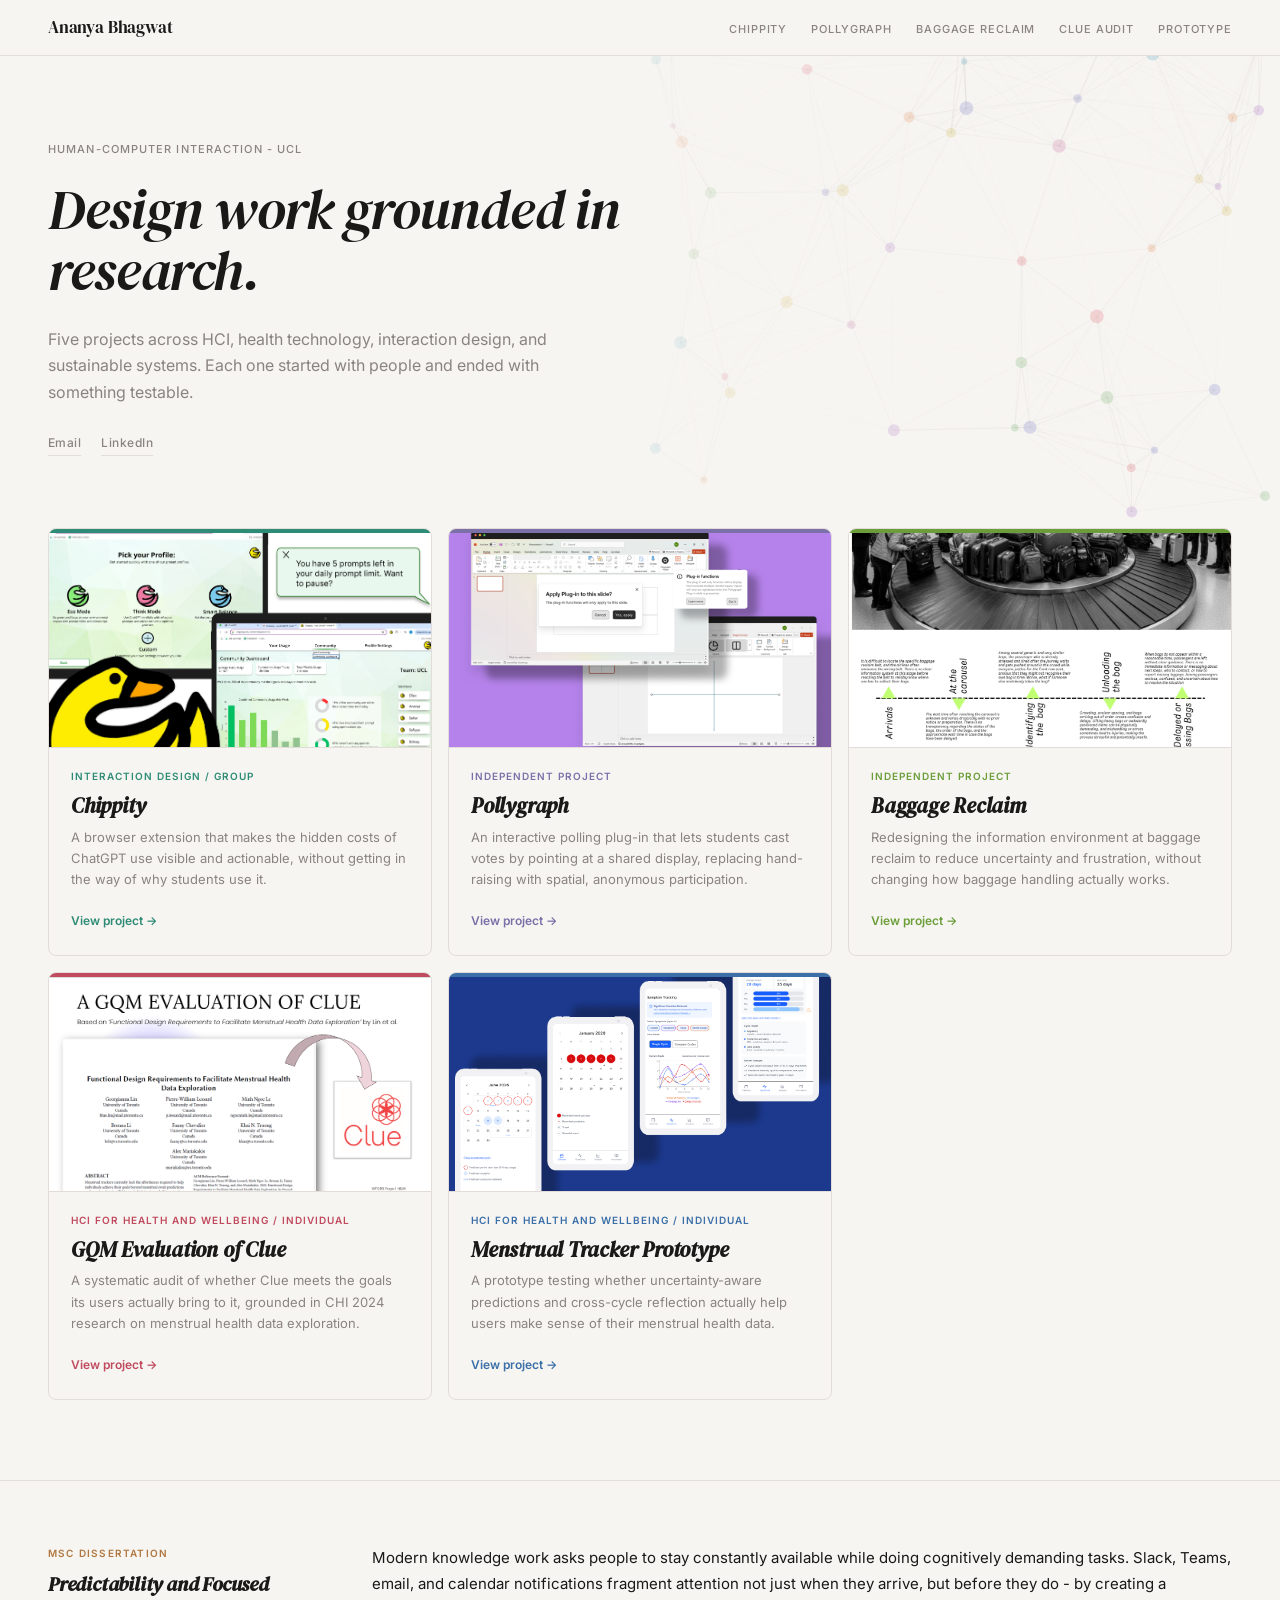
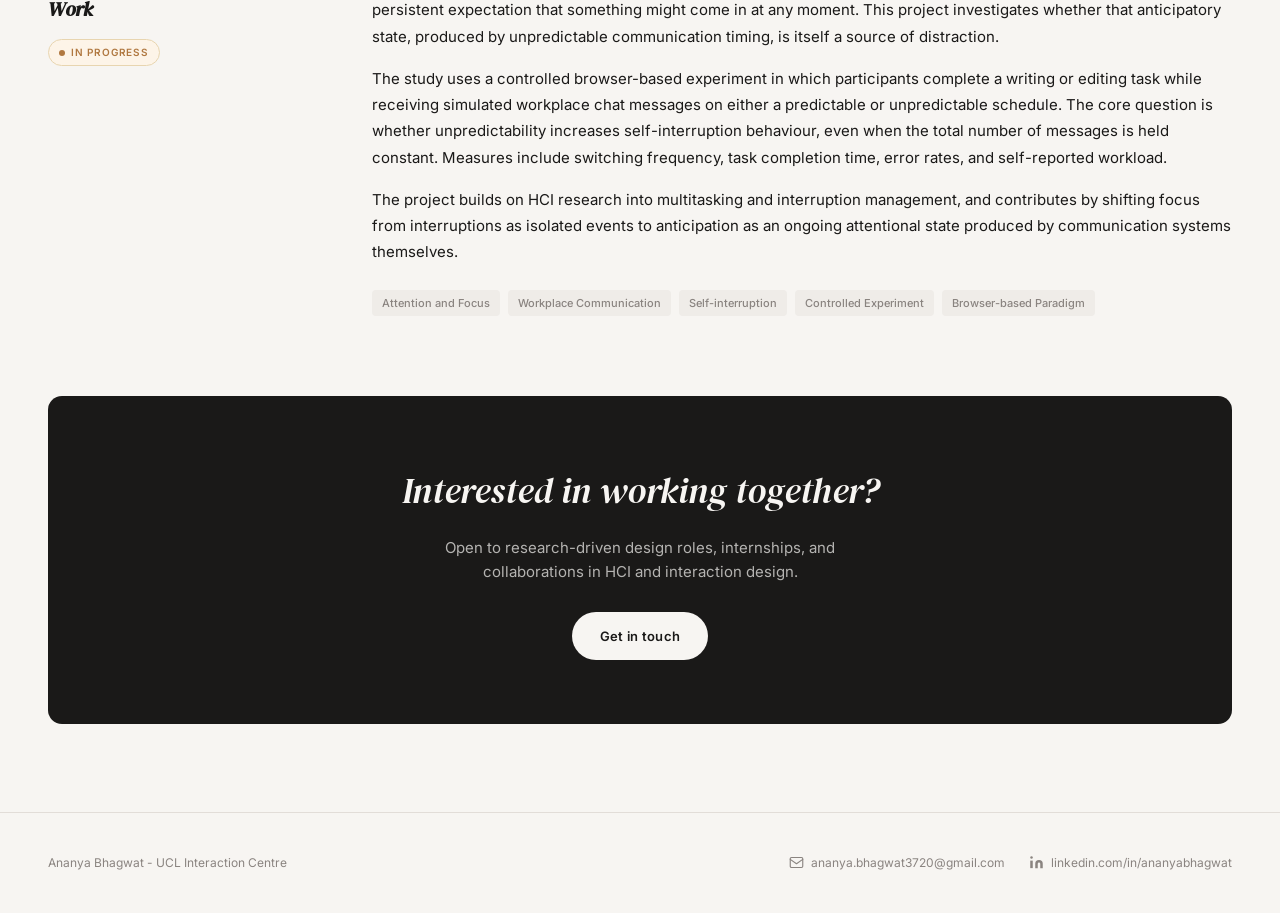
<file: index.html>
<!DOCTYPE html>
<html lang="en">
<head>
<meta charset="UTF-8">
<meta name="viewport" content="width=device-width, initial-scale=1.0">
<title>Ananya Bhagwat Portfolio</title>
<link rel="preconnect" href="https://fonts.googleapis.com">
<link rel="preconnect" href="https://fonts.gstatic.com" crossorigin>
<link href="https://fonts.googleapis.com/css2?family=DM+Serif+Display:ital@0;1&family=Inter:wght@400;500;600&display=swap" rel="stylesheet">
<link rel="stylesheet" href="style.css">
</head>
<body>

<nav>
  <a class="nav-name" href="index.html">Ananya Bhagwat</a>
  <div class="nav-right">
    <ul class="nav-links">
      <li><a href="chippity.html">Chippity</a></li>
      <li><a href="pollygraph.html">Pollygraph</a></li>
      <li><a href="baggage.html">Baggage Reclaim</a></li>
      <li><a href="clue.html">Clue Audit</a></li>
      <li><a href="prototype.html">Prototype</a></li>
    </ul>
  </div>
</nav>

<div class="hero-wrap">
  <canvas id="hero-canvas"></canvas>
  <section class="hero">
    <p class="hero-eyebrow">Human-Computer Interaction - UCL</p>
    <h1>Design work grounded in research.</h1>
    <p class="hero-sub">Five projects across HCI, health technology, interaction design, and sustainable systems. Each one started with people and ended with something testable.</p>
    <div class="hero-socials">
      <a href="mailto:ananya.bhagwat3720@gmail.com">Email</a>
      <a href="https://www.linkedin.com/in/ananyabhagwat" target="_blank" rel="noopener">LinkedIn</a>
    </div>
  </section>
</div>

<div class="cards">

  <a class="card" href="chippity.html" style="--card-accent: var(--c1)">
    <div class="card-image-slot">
      <img class="card-img-preview" src="images/chippity-card-image.png" alt="Chippity cover" loading="lazy">
    </div>
    <div class="card-body">
      <span class="card-tag" style="color: var(--c1)">Interaction Design / Group</span>
      <h3>Chippity</h3>
      <p>A browser extension that makes the hidden costs of ChatGPT use visible and actionable, without getting in the way of why students use it.</p>
      <span class="card-link">View project &rarr;</span>
    </div>
  </a>

  <a class="card" href="pollygraph.html" style="--card-accent: var(--c2)">
    <div class="card-image-slot">
      <img class="card-img-preview" src="images/pollygraph-card-image.png" alt="Pollygraph cover" loading="lazy">
    </div>
    <div class="card-body">
      <span class="card-tag" style="color: var(--c2)">Independent Project</span>
      <h3>Pollygraph</h3>
      <p>An interactive polling plug-in that lets students cast votes by pointing at a shared display, replacing hand-raising with spatial, anonymous participation.</p>
      <span class="card-link">View project &rarr;</span>
    </div>
  </a>

  <a class="card" href="baggage.html" style="--card-accent: var(--c3)">
    <div class="card-image-slot">
      <img class="card-img-preview" src="images/baggage-card-image.png" alt="Baggage Reclaim cover" loading="lazy">
    </div>
    <div class="card-body">
      <span class="card-tag" style="color: var(--c3)">Independent Project</span>
      <h3>Baggage Reclaim</h3>
      <p>Redesigning the information environment at baggage reclaim to reduce uncertainty and frustration, without changing how baggage handling actually works.</p>
      <span class="card-link">View project &rarr;</span>
    </div>
  </a>

  <a class="card" href="clue.html" style="--card-accent: var(--c4)">
    <div class="card-image-slot">
      <img class="card-img-preview" src="images/GQM-card-image.png" alt="Clue Audit cover" loading="lazy">
    </div>
    <div class="card-body">
      <span class="card-tag" style="color: var(--c4)">HCI for Health and Wellbeing / Individual</span>
      <h3>GQM Evaluation of Clue</h3>
      <p>A systematic audit of whether Clue meets the goals its users actually bring to it, grounded in CHI 2024 research on menstrual health data exploration.</p>
      <span class="card-link">View project &rarr;</span>
    </div>
  </a>

  <a class="card" href="prototype.html" style="--card-accent: var(--c5)">
    <div class="card-image-slot">
      <img class="card-img-preview" src="images/prototype-card-image.png" alt="Menstrual Tracker Prototype cover" loading="lazy">
    </div>
    <div class="card-body">
      <span class="card-tag" style="color: var(--c5)">HCI for Health and Wellbeing / Individual</span>
      <h3>Menstrual Tracker Prototype</h3>
      <p>A prototype testing whether uncertainty-aware predictions and cross-cycle reflection actually help users make sense of their menstrual health data.</p>
      <span class="card-link">View project &rarr;</span>
    </div>
  </a>

</div>

<div class="dissertation">
  <div class="dissertation-label">
    <p class="dissertation-eyebrow">MSc Dissertation</p>
    <h2>Predictability and Focused Work</h2>
    <span class="status-pill">In Progress</span>
  </div>
  <div class="dissertation-content">
    <p>Modern knowledge work asks people to stay constantly available while doing cognitively demanding tasks. Slack, Teams, email, and calendar notifications fragment attention not just when they arrive, but before they do - by creating a persistent expectation that something might come in at any moment. This project investigates whether that anticipatory state, produced by unpredictable communication timing, is itself a source of distraction.</p>
    <p>The study uses a controlled browser-based experiment in which participants complete a writing or editing task while receiving simulated workplace chat messages on either a predictable or unpredictable schedule. The core question is whether unpredictability increases self-interruption behaviour, even when the total number of messages is held constant. Measures include switching frequency, task completion time, error rates, and self-reported workload.</p>
    <p>The project builds on HCI research into multitasking and interruption management, and contributes by shifting focus from interruptions as isolated events to anticipation as an ongoing attentional state produced by communication systems themselves.</p>
    <div class="dissertation-tags">
      <span>Attention and Focus</span>
      <span>Workplace Communication</span>
      <span>Self-interruption</span>
      <span>Controlled Experiment</span>
      <span>Browser-based Paradigm</span>
    </div>
  </div>
</div>


<div class="cta-banner">
  <h2>Interested in working together?</h2>
  <p>Open to research-driven design roles, internships, and collaborations in HCI and interaction design.</p>
  <a class="cta-button" href="mailto:ananya.bhagwat3720@gmail.com">Get in touch</a>
</div>

<footer>
  <div class="footer-left">
    <p>Ananya Bhagwat - UCL Interaction Centre</p>
  </div>
  <div class="footer-links">
    <a href="mailto:ananya.bhagwat3720@gmail.com">
      <svg viewBox="0 0 24 24" fill="none" stroke="currentColor" stroke-width="1.8" stroke-linecap="round" stroke-linejoin="round"><rect x="2" y="4" width="20" height="16" rx="2"/><path d="m2 7 10 7 10-7"/></svg>
      ananya.bhagwat3720@gmail.com
    </a>
    <a href="https://www.linkedin.com/in/ananyabhagwat" target="_blank" rel="noopener">
      <svg viewBox="0 0 24 24" fill="currentColor" stroke="none"><path d="M16 8a6 6 0 0 1 6 6v7h-4v-7a2 2 0 0 0-2-2 2 2 0 0 0-2 2v7h-4v-7a6 6 0 0 1 6-6z"/><rect x="2" y="9" width="4" height="12"/><circle cx="4" cy="4" r="2"/></svg>
      linkedin.com/in/ananyabhagwat
    </a>
  </div>
</footer>

<script src="script.js"></script>
</body>
</html>
</file>
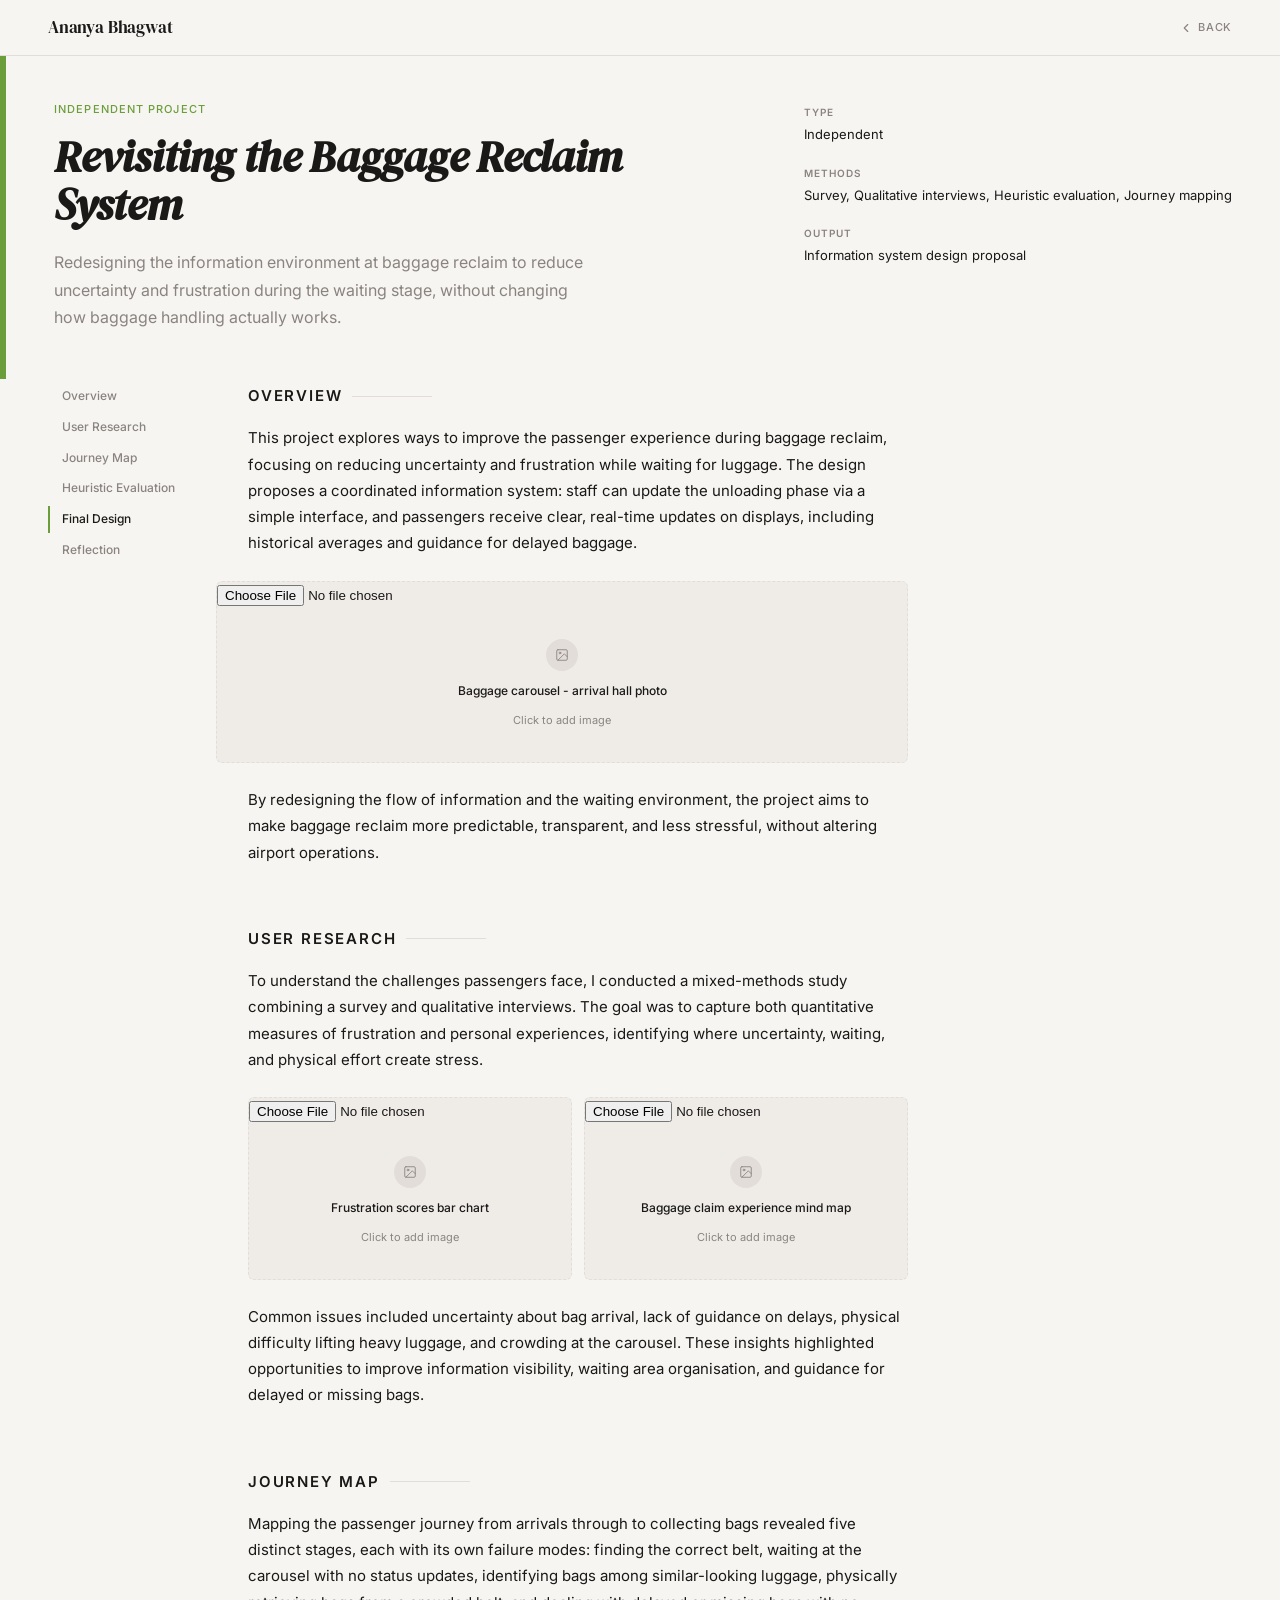
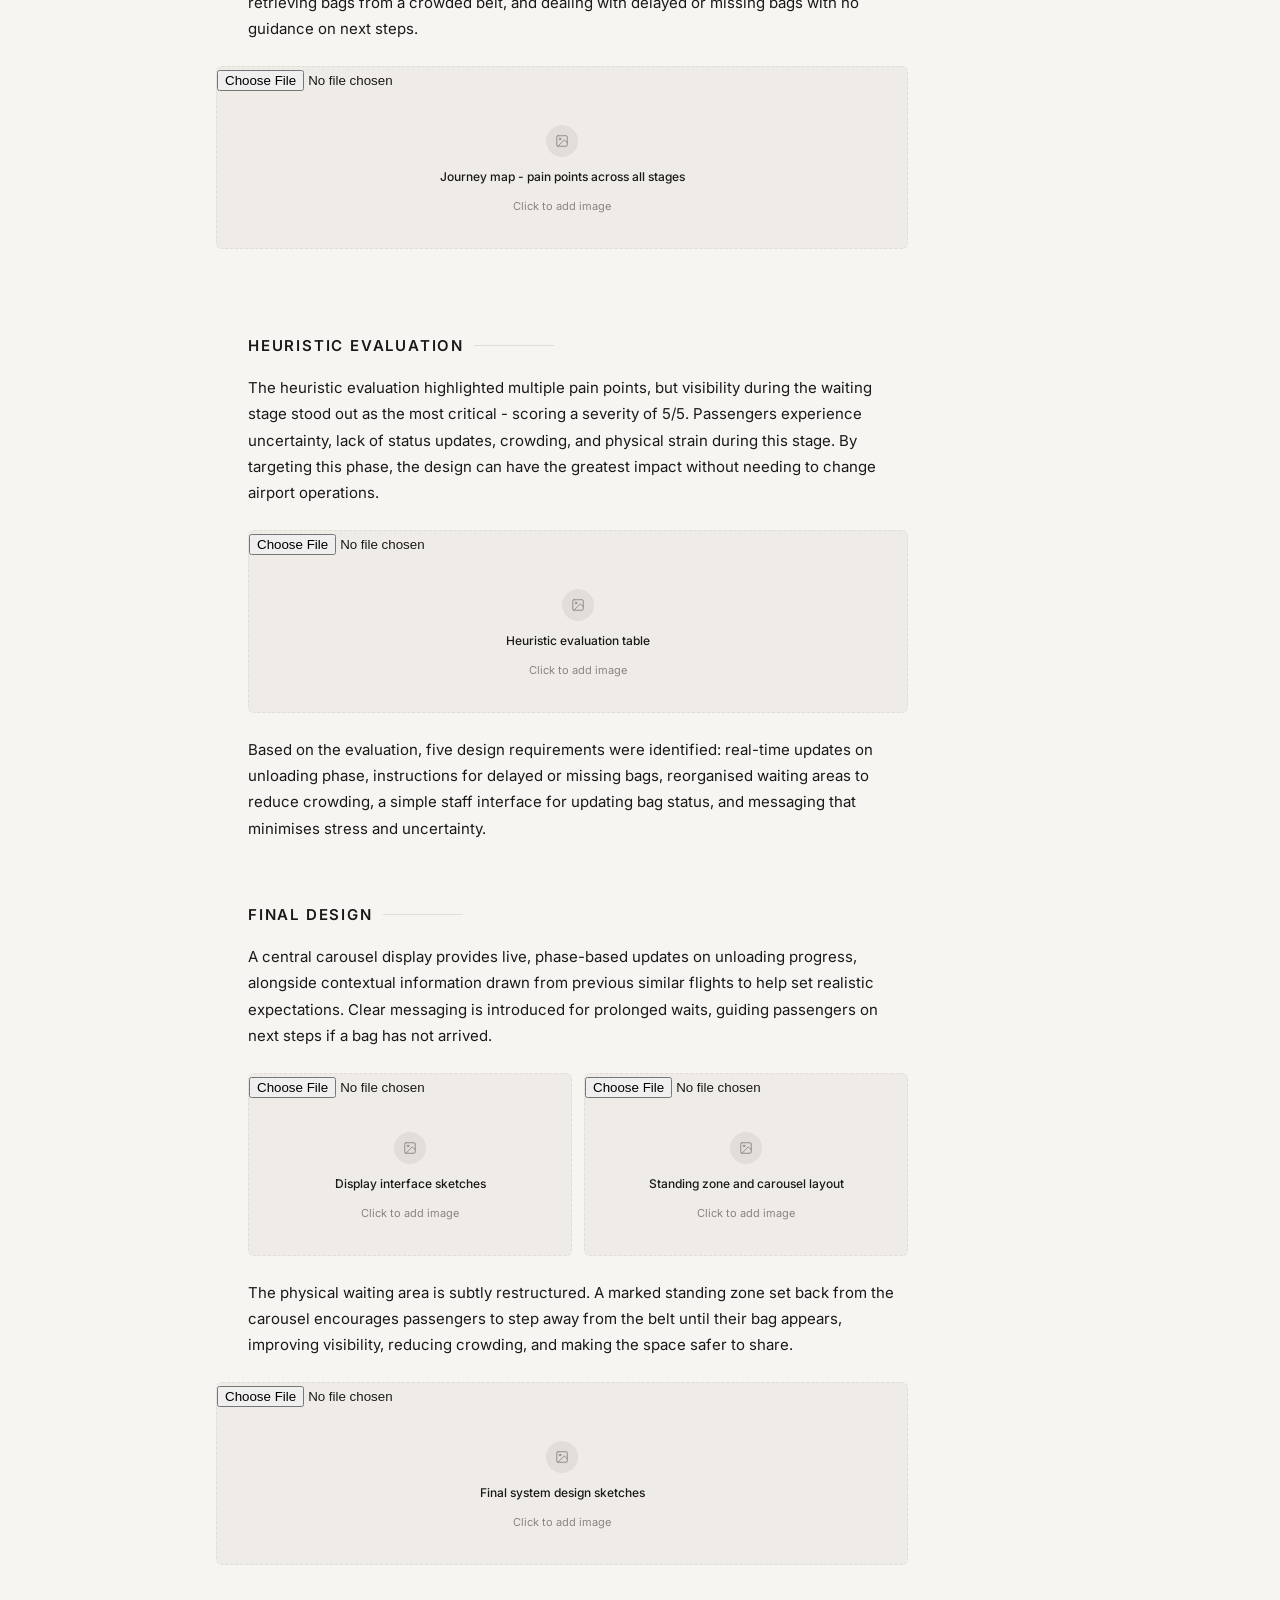
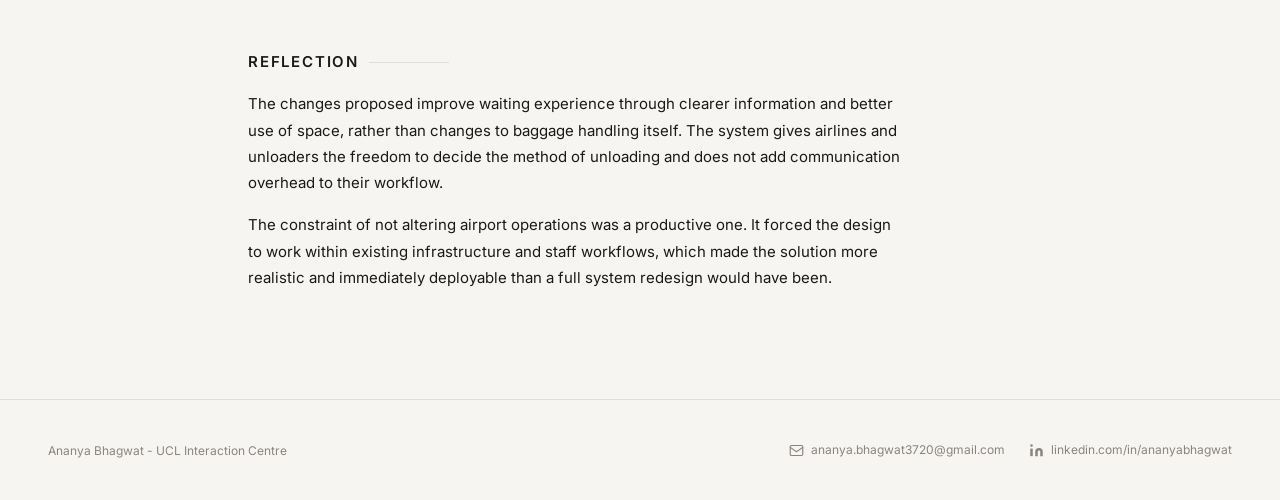
<file: baggage.html>
<!DOCTYPE html>
<html lang="en">
<head>
<meta charset="UTF-8">
<meta name="viewport" content="width=device-width, initial-scale=1.0">
<title>Baggage Reclaim - Ananya Bhagwat Portfolio</title>
<link rel="preconnect" href="https://fonts.googleapis.com">
<link rel="preconnect" href="https://fonts.gstatic.com" crossorigin>
<link href="https://fonts.googleapis.com/css2?family=DM+Serif+Display:ital@0;1&family=Inter:wght@400;500;600&display=swap" rel="stylesheet">
<link rel="stylesheet" href="style.css">
</head>
<body style="--accent: var(--c3)">
<nav>
  <a class="nav-name" href="index.html">Ananya Bhagwat</a>
  <div class="nav-right">
    <a class="nav-back" href="javascript:history.back()">
      <svg viewBox="0 0 24 24"><polyline points="15 18 9 12 15 6"/></svg>
      Back
    </a>
  </div>
</nav>
<div class="project-header">
  <div class="project-header-left">
    <p class="project-eyebrow">Independent Project</p>
    <h1>Revisiting the Baggage Reclaim System</h1>
    <p class="lede">Redesigning the information environment at baggage reclaim to reduce uncertainty and frustration during the waiting stage, without changing how baggage handling actually works.</p>
  </div>
  <div class="project-meta">
    <div class="meta-item">
  <span class="meta-label">Type</span>
  <span class="meta-value">Independent</span>
</div>
<div class="meta-item">
  <span class="meta-label">Methods</span>
  <span class="meta-value">Survey, Qualitative interviews, Heuristic evaluation, Journey mapping</span>
</div>
<div class="meta-item">
  <span class="meta-label">Output</span>
  <span class="meta-value">Information system design proposal</span>
</div>
  </div>
</div>
<div class="project-body">
  <aside class="project-sidebar">
    <ul class="sidebar-nav">
      <li><a href="#b-overview">Overview</a></li>
<li><a href="#b-research">User Research</a></li>
<li><a href="#b-journey">Journey Map</a></li>
<li><a href="#b-heuristic">Heuristic Evaluation</a></li>
<li><a href="#b-design">Final Design</a></li>
<li><a href="#b-reflection">Reflection</a></li>
    </ul>
  </aside>
  <div class="project-content">
    <div class="content-section" id="b-overview">
  <p class="section-label">Overview</p>
  <p>This project explores ways to improve the passenger experience during baggage reclaim, focusing on reducing uncertainty and frustration while waiting for luggage. The design proposes a coordinated information system: staff can update the unloading phase via a simple interface, and passengers receive clear, real-time updates on displays, including historical averages and guidance for delayed baggage.</p>
<div class="image-slot wide" data-label="b-hero">
  <input type="file" accept="image/*" onchange="handleImage(this)">
  <div class="image-slot-inner">
    <div class="image-slot-icon"><svg viewBox="0 0 24 24"><rect x="3" y="3" width="18" height="18" rx="2"/><circle cx="8.5" cy="8.5" r="1.5"/><polyline points="21 15 16 10 5 21"/></svg></div>
    <span class="image-slot-label">Baggage carousel - arrival hall photo</span>
    <span class="image-slot-hint">Click to add image</span>
  </div>
  <img class="slot-preview" alt="">
  <textarea class="image-caption" rows="1" placeholder="Add a caption..."></textarea>
  <button class="image-slot-remove" onclick="removeImage(this)">Remove</button>
</div>
<p>By redesigning the flow of information and the waiting environment, the project aims to make baggage reclaim more predictable, transparent, and less stressful, without altering airport operations.</p>
</div>
<div class="content-section" id="b-research">
  <p class="section-label">User Research</p>
  <p>To understand the challenges passengers face, I conducted a mixed-methods study combining a survey and qualitative interviews. The goal was to capture both quantitative measures of frustration and personal experiences, identifying where uncertainty, waiting, and physical effort create stress.</p>
<div class="image-row">
<div class="image-slot" data-label="b-frustration">
  <input type="file" accept="image/*" onchange="handleImage(this)">
  <div class="image-slot-inner">
    <div class="image-slot-icon"><svg viewBox="0 0 24 24"><rect x="3" y="3" width="18" height="18" rx="2"/><circle cx="8.5" cy="8.5" r="1.5"/><polyline points="21 15 16 10 5 21"/></svg></div>
    <span class="image-slot-label">Frustration scores bar chart</span>
    <span class="image-slot-hint">Click to add image</span>
  </div>
  <img class="slot-preview" alt="">
  <textarea class="image-caption" rows="1" placeholder="Add a caption..."></textarea>
  <button class="image-slot-remove" onclick="removeImage(this)">Remove</button>
</div>
<div class="image-slot" data-label="b-mindmap">
  <input type="file" accept="image/*" onchange="handleImage(this)">
  <div class="image-slot-inner">
    <div class="image-slot-icon"><svg viewBox="0 0 24 24"><rect x="3" y="3" width="18" height="18" rx="2"/><circle cx="8.5" cy="8.5" r="1.5"/><polyline points="21 15 16 10 5 21"/></svg></div>
    <span class="image-slot-label">Baggage claim experience mind map</span>
    <span class="image-slot-hint">Click to add image</span>
  </div>
  <img class="slot-preview" alt="">
  <textarea class="image-caption" rows="1" placeholder="Add a caption..."></textarea>
  <button class="image-slot-remove" onclick="removeImage(this)">Remove</button>
</div>
</div>
<p>Common issues included uncertainty about bag arrival, lack of guidance on delays, physical difficulty lifting heavy luggage, and crowding at the carousel. These insights highlighted opportunities to improve information visibility, waiting area organisation, and guidance for delayed or missing bags.</p>
</div>
<div class="content-section" id="b-journey">
  <p class="section-label">Journey Map</p>
  <p>Mapping the passenger journey from arrivals through to collecting bags revealed five distinct stages, each with its own failure modes: finding the correct belt, waiting at the carousel with no status updates, identifying bags among similar-looking luggage, physically retrieving bags from a crowded belt, and dealing with delayed or missing bags with no guidance on next steps.</p>
<div class="image-slot wide" data-label="b-journey-map">
  <input type="file" accept="image/*" onchange="handleImage(this)">
  <div class="image-slot-inner">
    <div class="image-slot-icon"><svg viewBox="0 0 24 24"><rect x="3" y="3" width="18" height="18" rx="2"/><circle cx="8.5" cy="8.5" r="1.5"/><polyline points="21 15 16 10 5 21"/></svg></div>
    <span class="image-slot-label">Journey map - pain points across all stages</span>
    <span class="image-slot-hint">Click to add image</span>
  </div>
  <img class="slot-preview" alt="">
  <textarea class="image-caption" rows="1" placeholder="Add a caption..."></textarea>
  <button class="image-slot-remove" onclick="removeImage(this)">Remove</button>
</div>
</div>
<div class="content-section" id="b-heuristic">
  <p class="section-label">Heuristic Evaluation</p>
  <p>The heuristic evaluation highlighted multiple pain points, but visibility during the waiting stage stood out as the most critical - scoring a severity of 5/5. Passengers experience uncertainty, lack of status updates, crowding, and physical strain during this stage. By targeting this phase, the design can have the greatest impact without needing to change airport operations.</p>
<div class="image-slot" data-label="b-heuristic-table">
  <input type="file" accept="image/*" onchange="handleImage(this)">
  <div class="image-slot-inner">
    <div class="image-slot-icon"><svg viewBox="0 0 24 24"><rect x="3" y="3" width="18" height="18" rx="2"/><circle cx="8.5" cy="8.5" r="1.5"/><polyline points="21 15 16 10 5 21"/></svg></div>
    <span class="image-slot-label">Heuristic evaluation table</span>
    <span class="image-slot-hint">Click to add image</span>
  </div>
  <img class="slot-preview" alt="">
  <textarea class="image-caption" rows="1" placeholder="Add a caption..."></textarea>
  <button class="image-slot-remove" onclick="removeImage(this)">Remove</button>
</div>
<p>Based on the evaluation, five design requirements were identified: real-time updates on unloading phase, instructions for delayed or missing bags, reorganised waiting areas to reduce crowding, a simple staff interface for updating bag status, and messaging that minimises stress and uncertainty.</p>
</div>
<div class="content-section" id="b-design">
  <p class="section-label">Final Design</p>
  <p>A central carousel display provides live, phase-based updates on unloading progress, alongside contextual information drawn from previous similar flights to help set realistic expectations. Clear messaging is introduced for prolonged waits, guiding passengers on next steps if a bag has not arrived.</p>
<div class="image-row">
<div class="image-slot" data-label="b-display">
  <input type="file" accept="image/*" onchange="handleImage(this)">
  <div class="image-slot-inner">
    <div class="image-slot-icon"><svg viewBox="0 0 24 24"><rect x="3" y="3" width="18" height="18" rx="2"/><circle cx="8.5" cy="8.5" r="1.5"/><polyline points="21 15 16 10 5 21"/></svg></div>
    <span class="image-slot-label">Display interface sketches</span>
    <span class="image-slot-hint">Click to add image</span>
  </div>
  <img class="slot-preview" alt="">
  <textarea class="image-caption" rows="1" placeholder="Add a caption..."></textarea>
  <button class="image-slot-remove" onclick="removeImage(this)">Remove</button>
</div>
<div class="image-slot" data-label="b-standing">
  <input type="file" accept="image/*" onchange="handleImage(this)">
  <div class="image-slot-inner">
    <div class="image-slot-icon"><svg viewBox="0 0 24 24"><rect x="3" y="3" width="18" height="18" rx="2"/><circle cx="8.5" cy="8.5" r="1.5"/><polyline points="21 15 16 10 5 21"/></svg></div>
    <span class="image-slot-label">Standing zone and carousel layout</span>
    <span class="image-slot-hint">Click to add image</span>
  </div>
  <img class="slot-preview" alt="">
  <textarea class="image-caption" rows="1" placeholder="Add a caption..."></textarea>
  <button class="image-slot-remove" onclick="removeImage(this)">Remove</button>
</div>
</div>
<p>The physical waiting area is subtly restructured. A marked standing zone set back from the carousel encourages passengers to step away from the belt until their bag appears, improving visibility, reducing crowding, and making the space safer to share.</p>
<div class="image-slot wide" data-label="b-final-system">
  <input type="file" accept="image/*" onchange="handleImage(this)">
  <div class="image-slot-inner">
    <div class="image-slot-icon"><svg viewBox="0 0 24 24"><rect x="3" y="3" width="18" height="18" rx="2"/><circle cx="8.5" cy="8.5" r="1.5"/><polyline points="21 15 16 10 5 21"/></svg></div>
    <span class="image-slot-label">Final system design sketches</span>
    <span class="image-slot-hint">Click to add image</span>
  </div>
  <img class="slot-preview" alt="">
  <textarea class="image-caption" rows="1" placeholder="Add a caption..."></textarea>
  <button class="image-slot-remove" onclick="removeImage(this)">Remove</button>
</div>
</div>
<div class="content-section" id="b-reflection">
  <p class="section-label">Reflection</p>
  <p>The changes proposed improve waiting experience through clearer information and better use of space, rather than changes to baggage handling itself. The system gives airlines and unloaders the freedom to decide the method of unloading and does not add communication overhead to their workflow.</p>
<p>The constraint of not altering airport operations was a productive one. It forced the design to work within existing infrastructure and staff workflows, which made the solution more realistic and immediately deployable than a full system redesign would have been.</p>
</div>
  </div>
</div>
<footer>
  <div class="footer-left">
    <p>Ananya Bhagwat - UCL Interaction Centre</p>
  </div>
  <div class="footer-links">
    <a href="mailto:ananya.bhagwat3720@gmail.com">
      <svg viewBox="0 0 24 24" fill="none" stroke="currentColor" stroke-width="1.8" stroke-linecap="round" stroke-linejoin="round"><rect x="2" y="4" width="20" height="16" rx="2"/><path d="m2 7 10 7 10-7"/></svg>
      ananya.bhagwat3720@gmail.com
    </a>
    <a href="https://www.linkedin.com/in/ananyabhagwat" target="_blank" rel="noopener">
      <svg viewBox="0 0 24 24" fill="currentColor" stroke="none"><path d="M16 8a6 6 0 0 1 6 6v7h-4v-7a2 2 0 0 0-2-2 2 2 0 0 0-2 2v7h-4v-7a6 6 0 0 1 6-6z"/><rect x="2" y="9" width="4" height="12"/><circle cx="4" cy="4" r="2"/></svg>
      linkedin.com/in/ananyabhagwat
    </a>
  </div>
</footer>
<script src="script.js"></script>
</body>
</html>
</file>
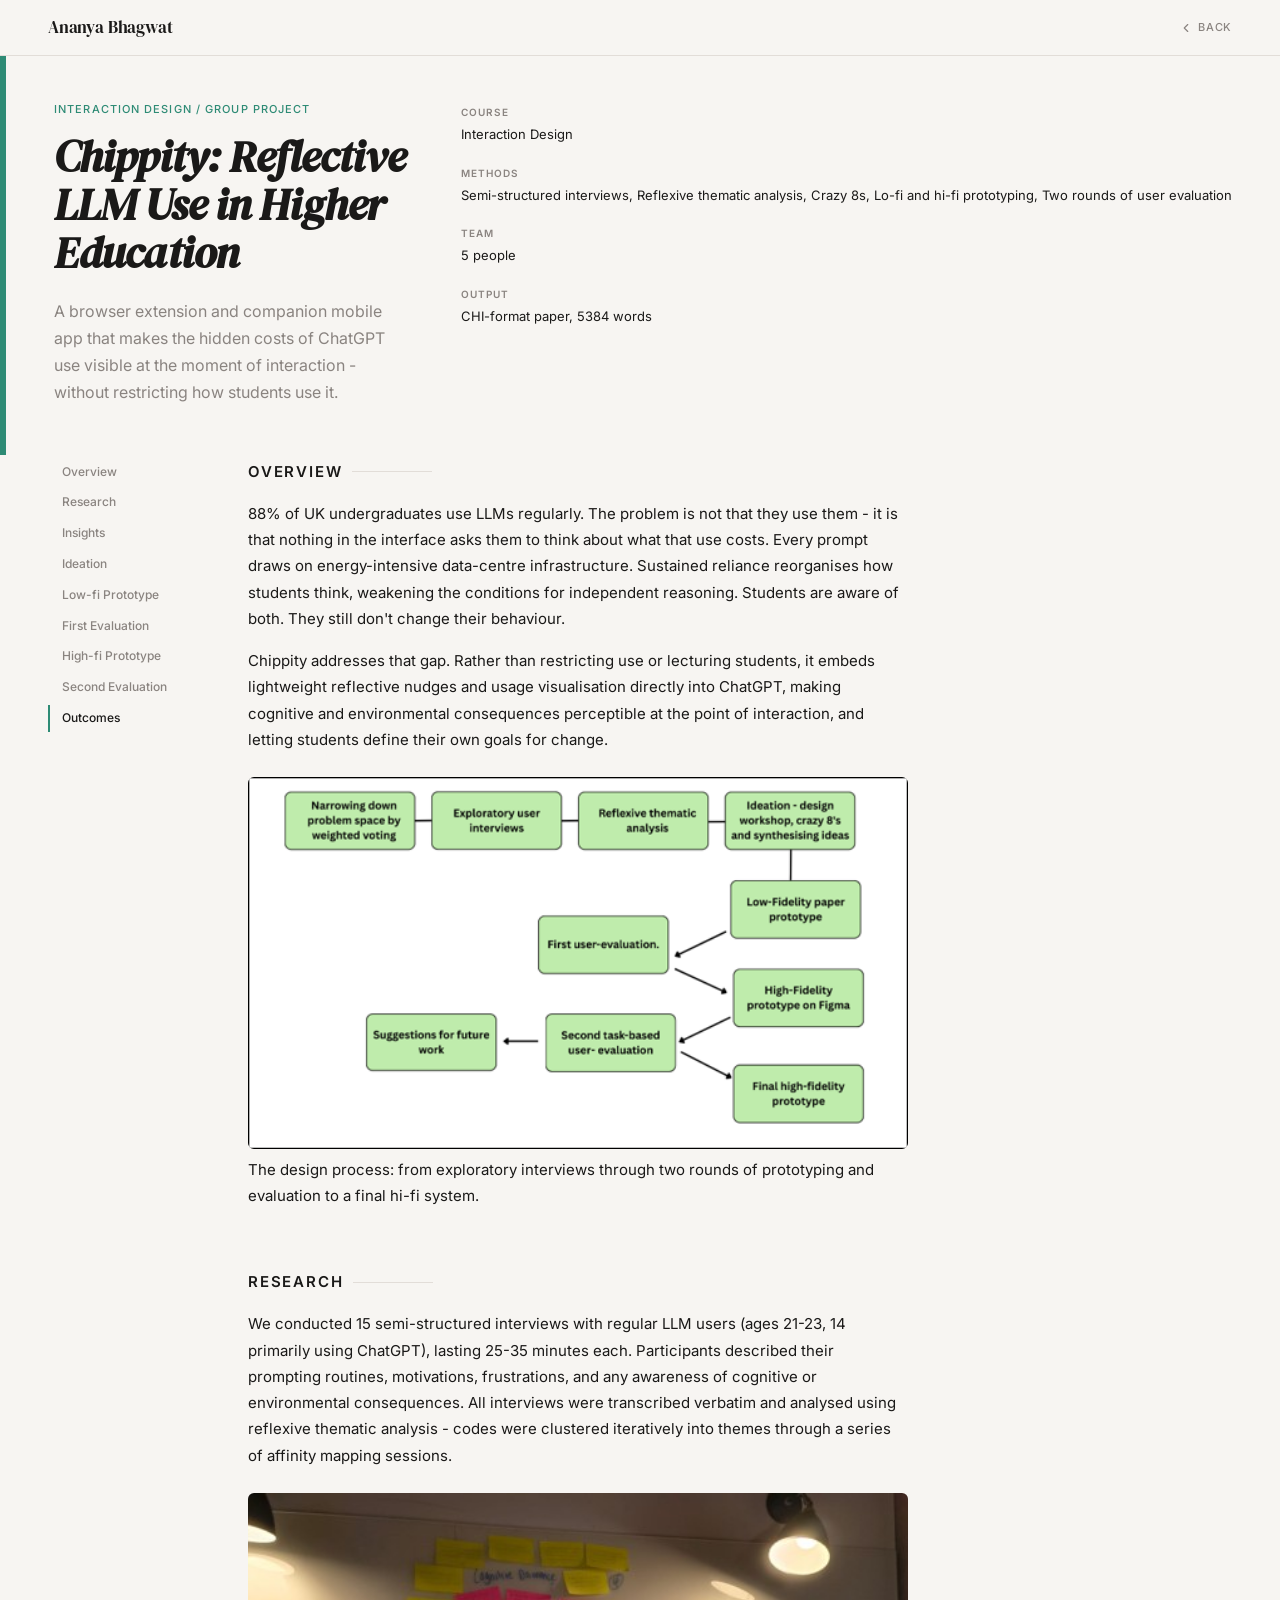
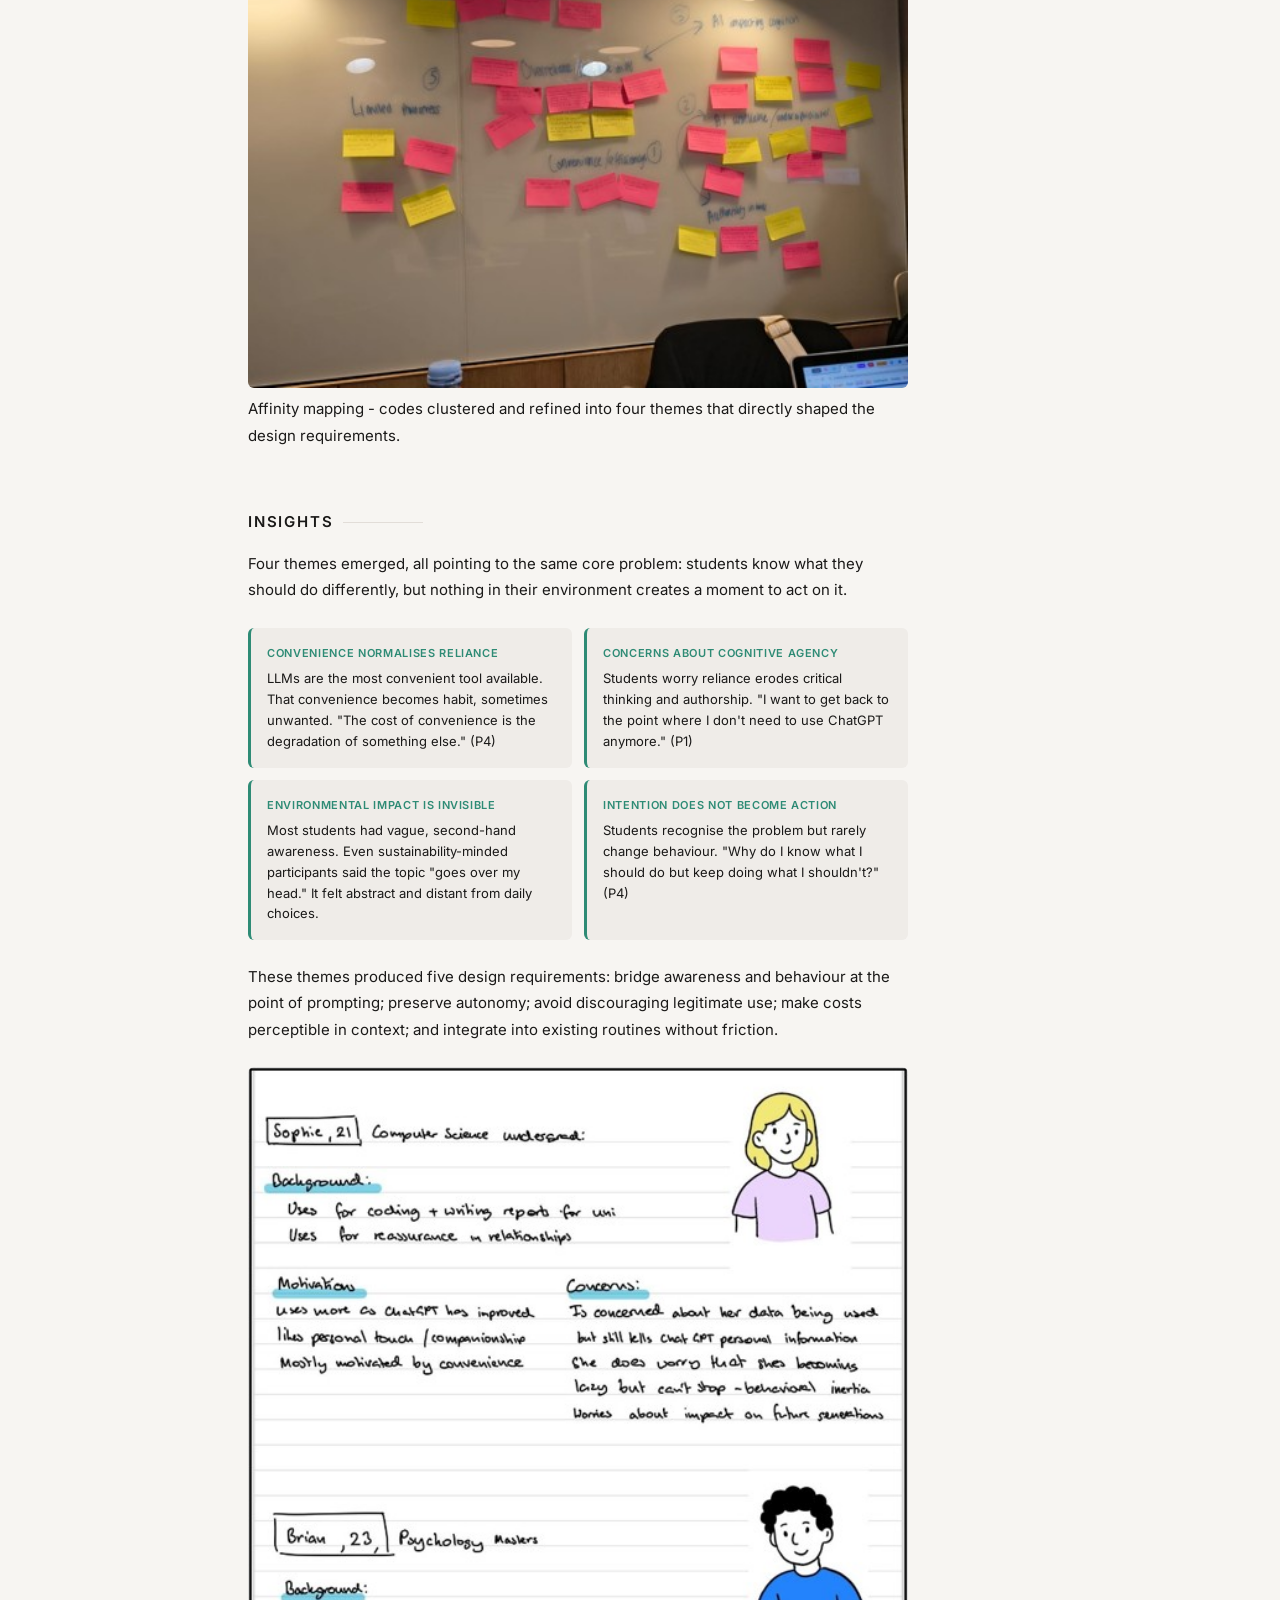
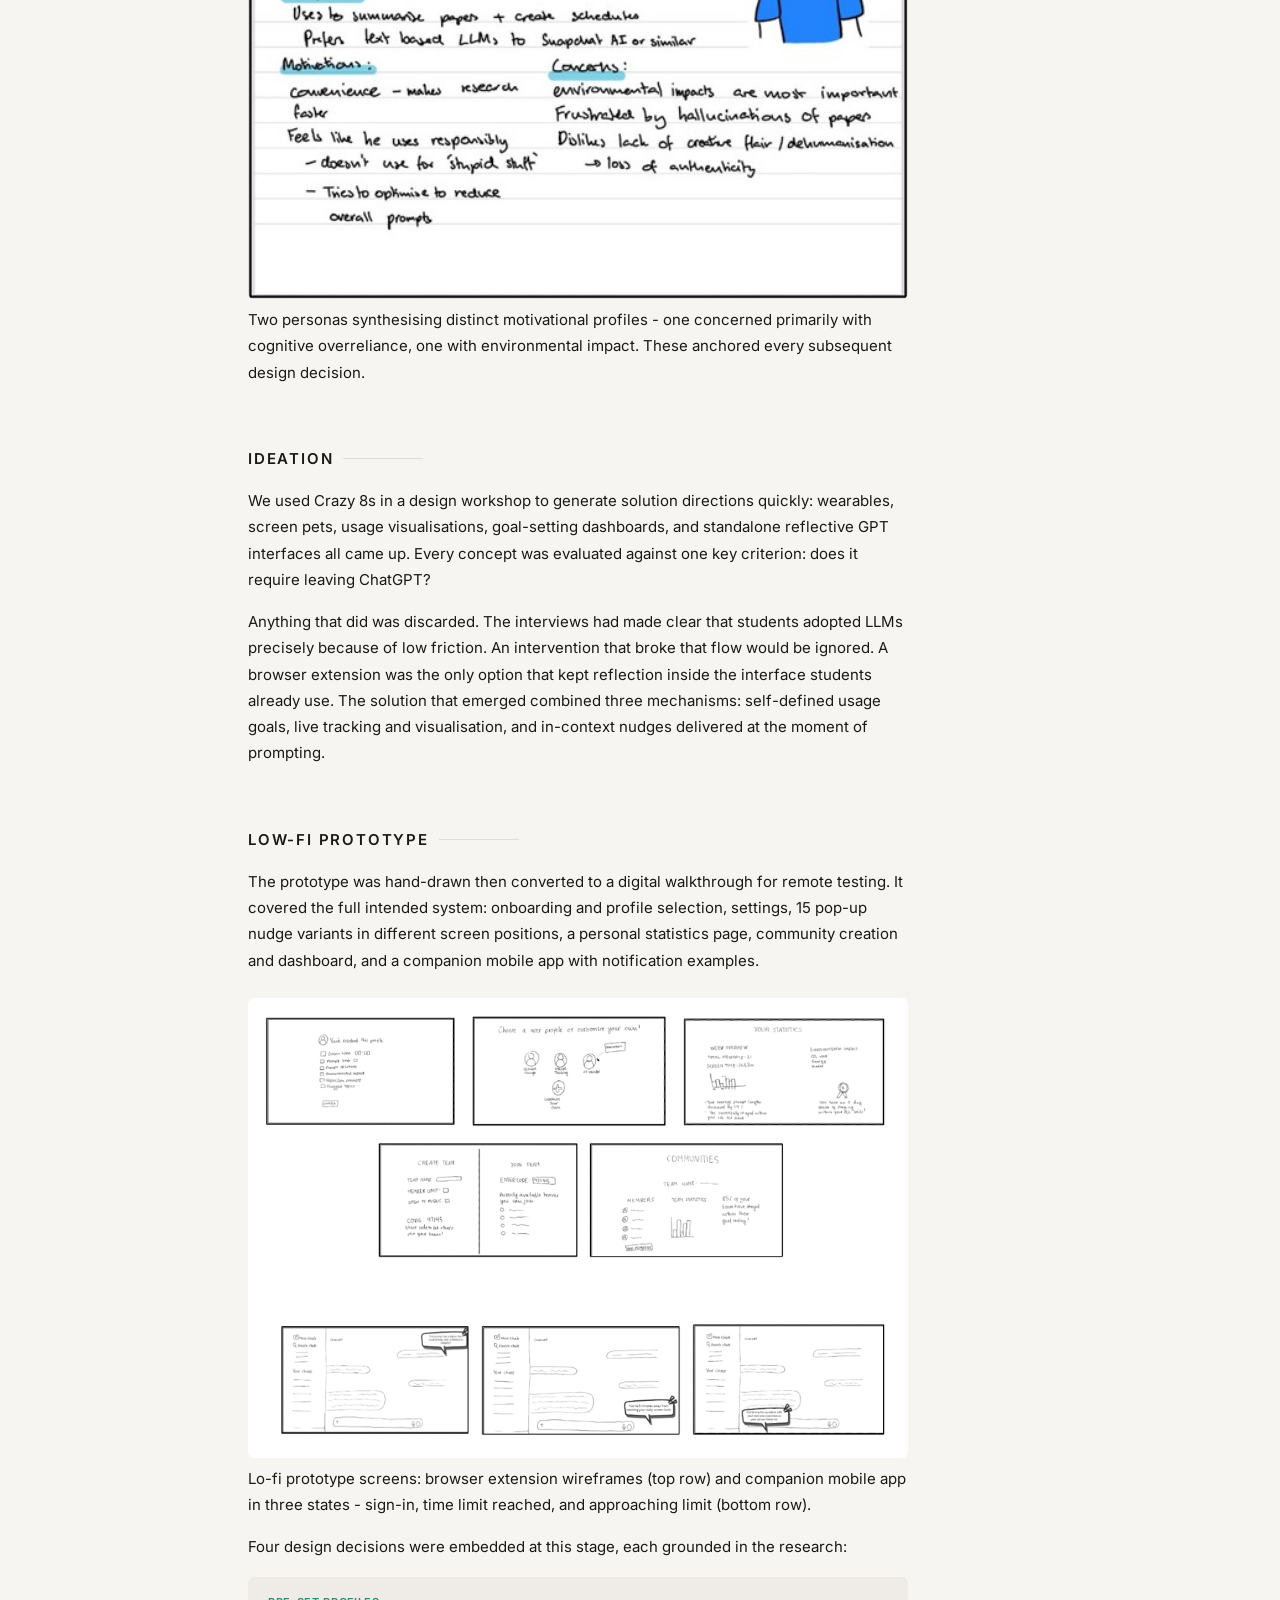
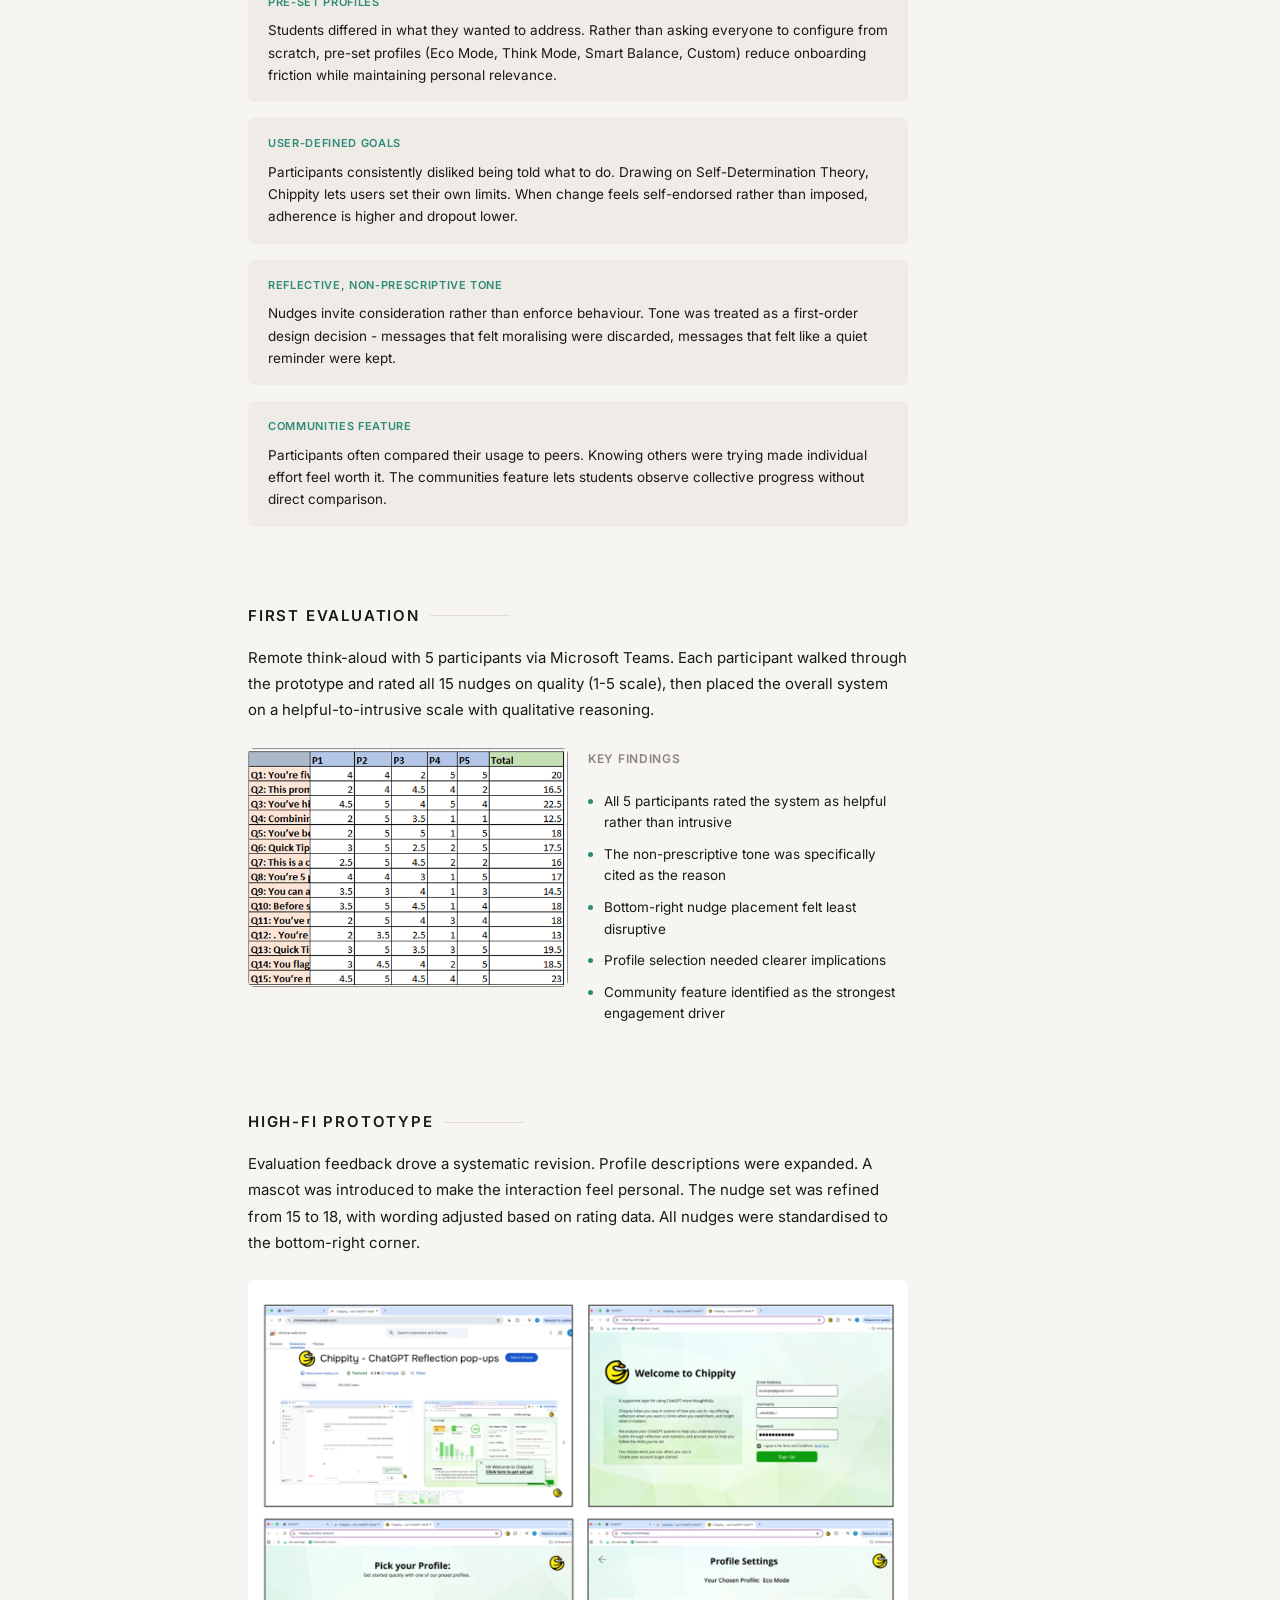
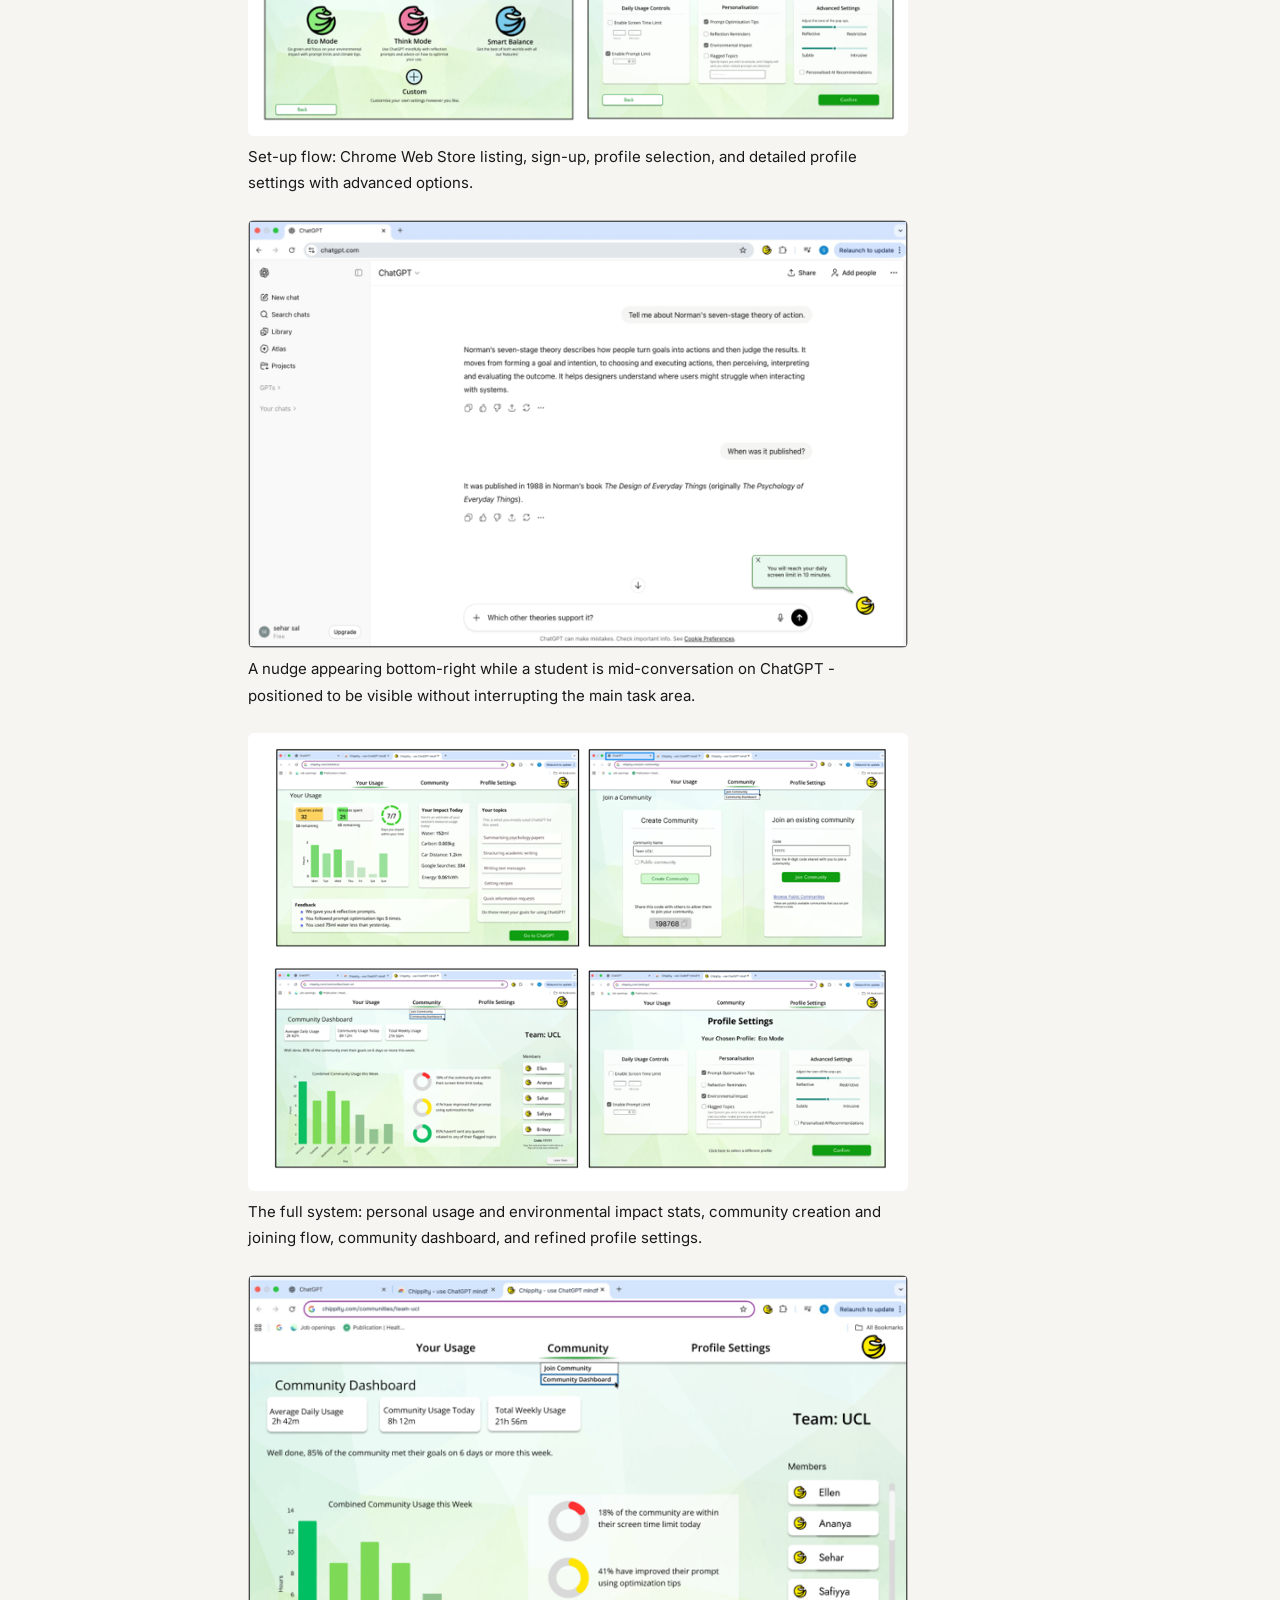
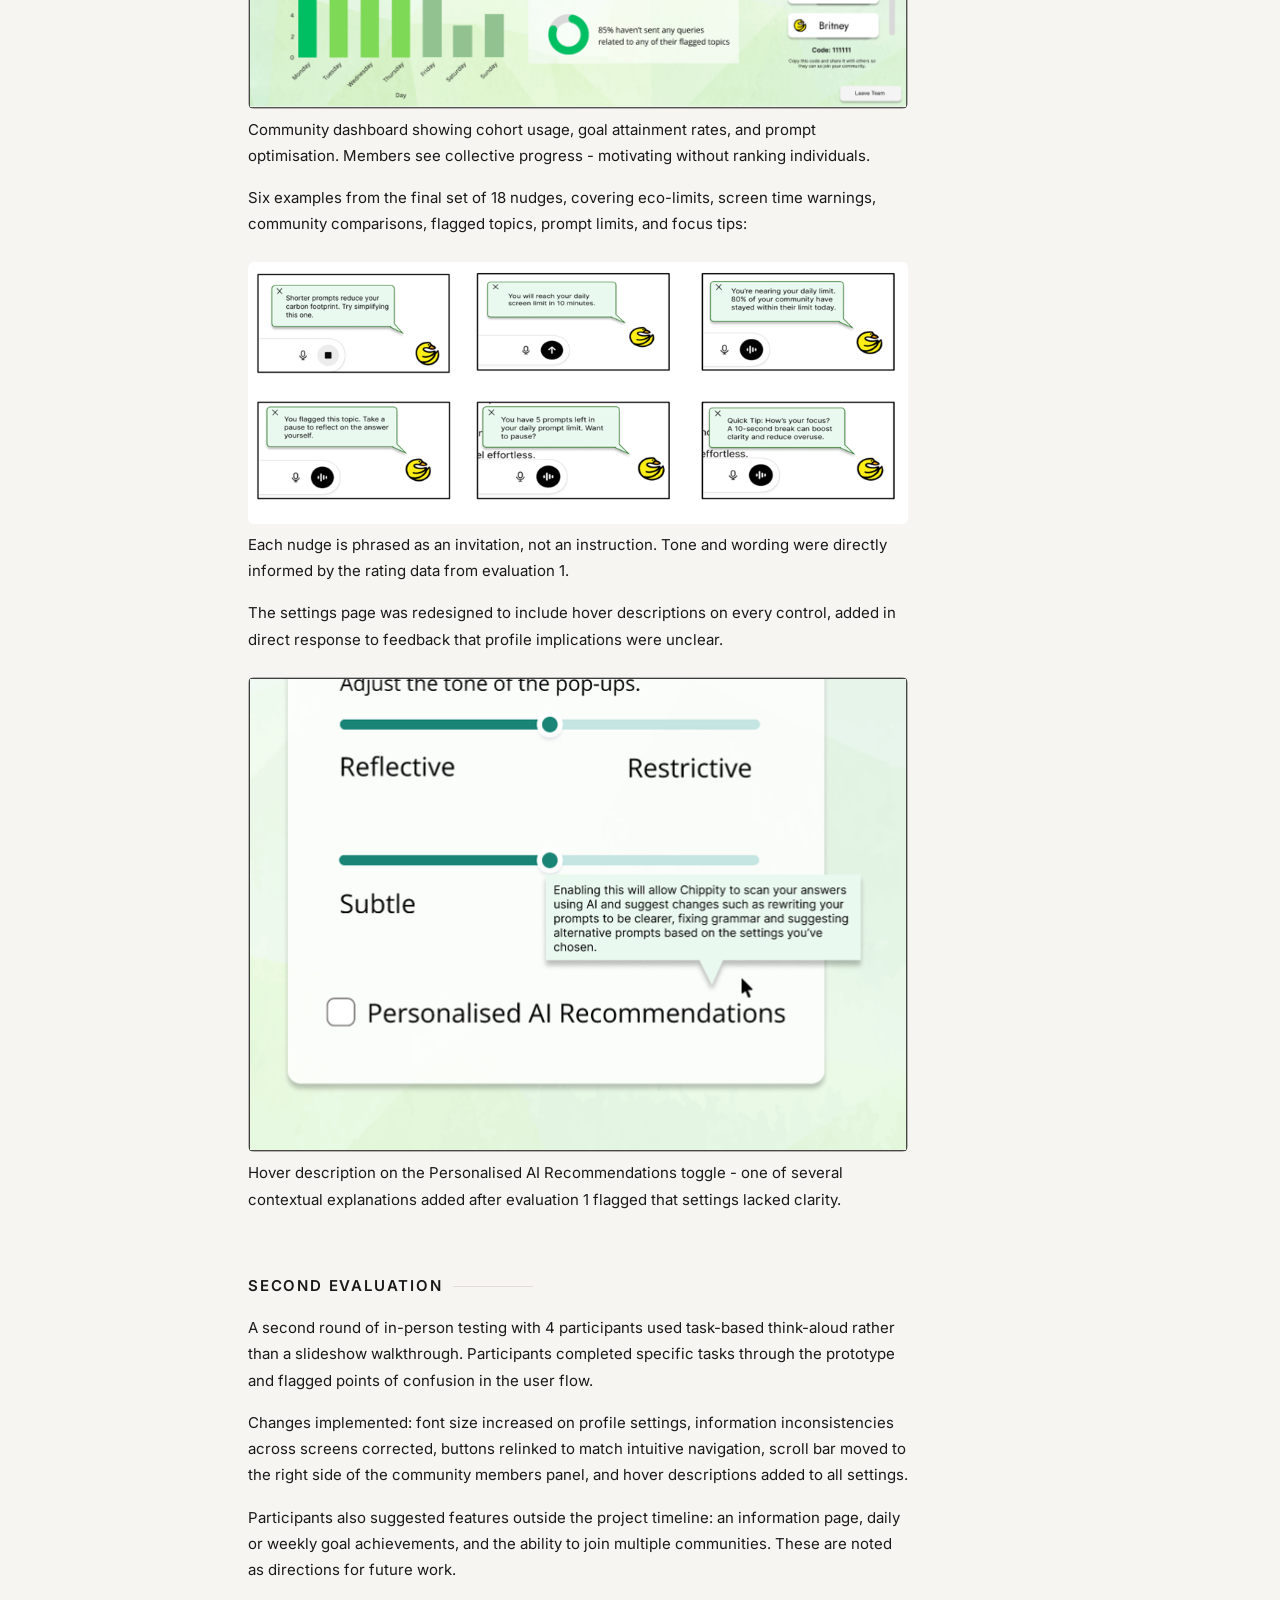
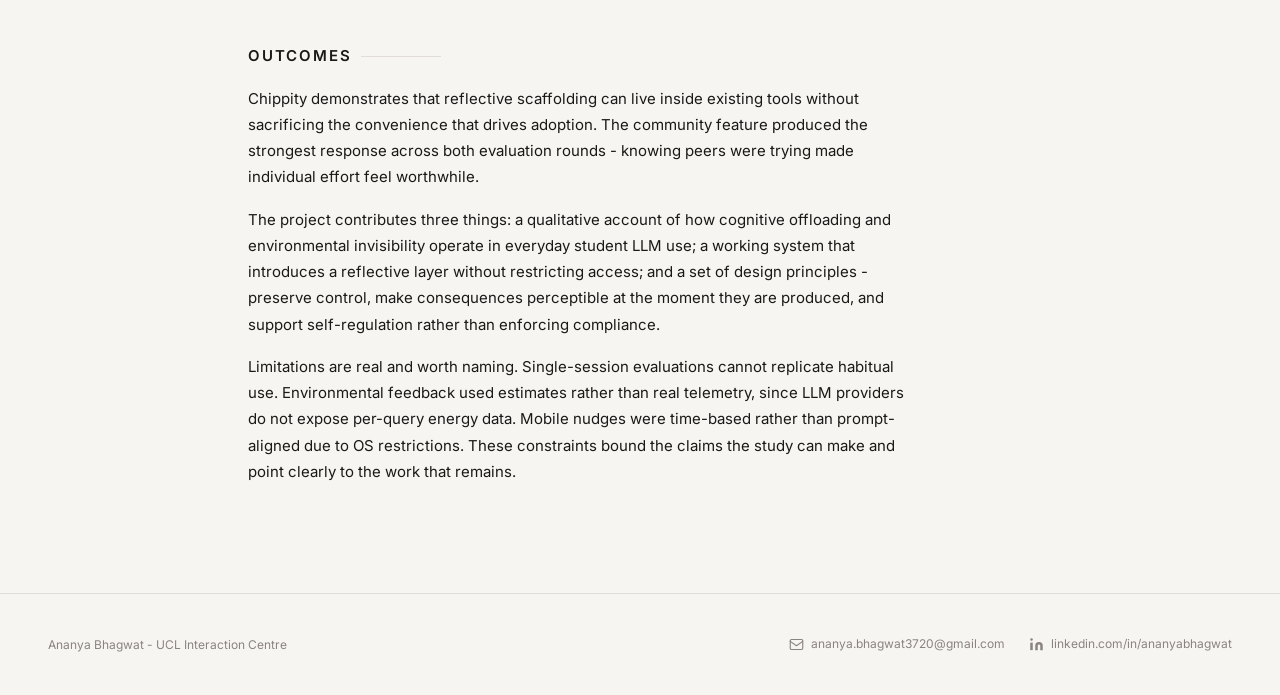
<file: chippity.html>
<!DOCTYPE html>
<html lang="en">
<head>
<meta charset="UTF-8">
<meta name="viewport" content="width=device-width, initial-scale=1.0">
<title>Chippity - Ananya Bhagwat Portfolio</title>
<link rel="preconnect" href="https://fonts.googleapis.com">
<link rel="preconnect" href="https://fonts.gstatic.com" crossorigin>
<link href="https://fonts.googleapis.com/css2?family=DM+Serif+Display:ital@0;1&family=Inter:wght@400;500;600&display=swap" rel="stylesheet">
<link rel="stylesheet" href="style.css">
<style>
  .quote-block {
    border-left: 3px solid var(--accent);
    padding: 12px 20px;
    margin: 24px 0;
    background: var(--surface);
    border-radius: 0 6px 6px 0;
  }
  .quote-block p { font-size: 14px; color: var(--ink); margin-bottom: 6px; font-style: italic; }
  .quote-block p:last-child { font-size: 12px; color: var(--muted); font-style: normal; margin-bottom: 0; }

  .theme-grid { display: grid; grid-template-columns: 1fr 1fr; gap: 12px; margin: 24px 0; }
  .theme-card { background: var(--surface); border-radius: 6px; padding: 16px; border-left: 3px solid var(--accent); }
  .theme-card h4 { font-size: 11px; font-weight: 600; letter-spacing: 0.06em; text-transform: uppercase; color: var(--accent); margin-bottom: 6px; }
  .theme-card p { font-size: 13px; line-height: 1.6; color: var(--ink); margin-bottom: 0; }

  .design-decision { margin: 16px 0; padding: 16px 20px; background: var(--surface); border-radius: 6px; }
  .design-decision h4 { font-size: 11px; font-weight: 600; letter-spacing: 0.06em; text-transform: uppercase; color: var(--accent); margin-bottom: 8px; }
  .design-decision p { font-size: 13.5px; line-height: 1.65; color: var(--ink); margin-bottom: 0; }

  .eval-row { display: grid; grid-template-columns: 1fr 1fr; gap: 20px; margin: 24px 0; align-items: start; }
  .eval-row img { width: 100%; height: auto; border-radius: 6px; display: block; }
  .eval-findings { display: flex; flex-direction: column; gap: 10px; }
  .finding-item { font-size: 13.5px; line-height: 1.6; color: var(--ink); padding-left: 16px; position: relative; }
  .finding-item::before { content: ''; position: absolute; left: 0; top: 8px; width: 5px; height: 5px; border-radius: 50%; background: var(--accent); }

  .full-img,
  .full-img-wide {
    width: 100%;
    max-width: 100%;
    height: auto;
    border-radius: 6px;
    display: block;
    margin: 24px 0;
  }
  .img-caption { font-size: 11px; color: var(--muted); margin-top: -16px; margin-bottom: 24px; line-height: 1.5; }

  @media (max-width: 768px) {
    .theme-grid { grid-template-columns: 1fr; }
    .eval-row { grid-template-columns: 1fr; }
  }
</style>
</head>
<body style="--accent: var(--c1)">

<nav>
  <a class="nav-name" href="index.html">Ananya Bhagwat</a>
  <div class="nav-right">
    <a class="nav-back" href="javascript:history.back()">
      <svg viewBox="0 0 24 24"><polyline points="15 18 9 12 15 6"/></svg>
      Back
    </a>
  </div>
</nav>

<div class="project-header">
  <div class="project-header-left">
    <p class="project-eyebrow">Interaction Design / Group Project</p>
    <h1>Chippity: Reflective LLM Use in Higher Education</h1>
    <p class="lede">A browser extension and companion mobile app that makes the hidden costs of ChatGPT use visible at the moment of interaction - without restricting how students use it.</p>
  </div>
  <div class="project-meta">
    <div class="meta-item">
      <span class="meta-label">Course</span>
      <span class="meta-value">Interaction Design</span>
    </div>
    <div class="meta-item">
      <span class="meta-label">Methods</span>
      <span class="meta-value">Semi-structured interviews, Reflexive thematic analysis, Crazy 8s, Lo-fi and hi-fi prototyping, Two rounds of user evaluation</span>
    </div>
    <div class="meta-item">
      <span class="meta-label">Team</span>
      <span class="meta-value">5 people</span>
    </div>
    <div class="meta-item">
      <span class="meta-label">Output</span>
      <span class="meta-value">CHI-format paper, 5384 words</span>
    </div>
  </div>
</div>

<div class="project-body">
  <aside class="project-sidebar">
    <ul class="sidebar-nav">
      <li><a href="#c-overview">Overview</a></li>
      <li><a href="#c-research">Research</a></li>
      <li><a href="#c-insights">Insights</a></li>
      <li><a href="#c-ideation">Ideation</a></li>
      <li><a href="#c-lofi">Low-fi Prototype</a></li>
      <li><a href="#c-eval1">First Evaluation</a></li>
      <li><a href="#c-hifi">High-fi Prototype</a></li>
      <li><a href="#c-eval2">Second Evaluation</a></li>
      <li><a href="#c-outcomes">Outcomes</a></li>
    </ul>
  </aside>

  <div class="project-content">

    <div class="content-section" id="c-overview">
      <p class="section-label">Overview</p>
      <p>88% of UK undergraduates use LLMs regularly. The problem is not that they use them - it is that nothing in the interface asks them to think about what that use costs. Every prompt draws on energy-intensive data-centre infrastructure. Sustained reliance reorganises how students think, weakening the conditions for independent reasoning. Students are aware of both. They still don't change their behaviour.</p>
      <p>Chippity addresses that gap. Rather than restricting use or lecturing students, it embeds lightweight reflective nudges and usage visualisation directly into ChatGPT, making cognitive and environmental consequences perceptible at the point of interaction, and letting students define their own goals for change.</p>
      <img src="images-chippity/Design process.png" alt="Chippity design process flowchart" class="full-img">
      <p class="img-caption">The design process: from exploratory interviews through two rounds of prototyping and evaluation to a final hi-fi system.</p>
    </div>

    <div class="content-section" id="c-research">
      <p class="section-label">Research</p>
      <p>We conducted 15 semi-structured interviews with regular LLM users (ages 21-23, 14 primarily using ChatGPT), lasting 25-35 minutes each. Participants described their prompting routines, motivations, frustrations, and any awareness of cognitive or environmental consequences. All interviews were transcribed verbatim and analysed using reflexive thematic analysis - codes were clustered iteratively into themes through a series of affinity mapping sessions.</p>
      <img src="images-chippity/affinity mapping.jpg" alt="Affinity mapping with sticky notes on a whiteboard" class="full-img-wide">
      <p class="img-caption">Affinity mapping - codes clustered and refined into four themes that directly shaped the design requirements.</p>
    </div>

    <div class="content-section" id="c-insights">
      <p class="section-label">Insights</p>
      <p>Four themes emerged, all pointing to the same core problem: students know what they should do differently, but nothing in their environment creates a moment to act on it.</p>

      <div class="theme-grid">
        <div class="theme-card">
          <h4>Convenience normalises reliance</h4>
          <p>LLMs are the most convenient tool available. That convenience becomes habit, sometimes unwanted. "The cost of convenience is the degradation of something else." (P4)</p>
        </div>
        <div class="theme-card">
          <h4>Concerns about cognitive agency</h4>
          <p>Students worry reliance erodes critical thinking and authorship. "I want to get back to the point where I don't need to use ChatGPT anymore." (P1)</p>
        </div>
        <div class="theme-card">
          <h4>Environmental impact is invisible</h4>
          <p>Most students had vague, second-hand awareness. Even sustainability-minded participants said the topic "goes over my head." It felt abstract and distant from daily choices.</p>
        </div>
        <div class="theme-card">
          <h4>Intention does not become action</h4>
          <p>Students recognise the problem but rarely change behaviour. "Why do I know what I should do but keep doing what I shouldn't?" (P4)</p>
        </div>
      </div>

      <p>These themes produced five design requirements: bridge awareness and behaviour at the point of prompting; preserve autonomy; avoid discouraging legitimate use; make costs perceptible in context; and integrate into existing routines without friction.</p>

      <img src="images-chippity/persona.jpg" alt="Handwritten personas for Sophie and Brian" class="full-img">
      <p class="img-caption">Two personas synthesising distinct motivational profiles - one concerned primarily with cognitive overreliance, one with environmental impact. These anchored every subsequent design decision.</p>
    </div>

    <div class="content-section" id="c-ideation">
      <p class="section-label">Ideation</p>
      <p>We used Crazy 8s in a design workshop to generate solution directions quickly: wearables, screen pets, usage visualisations, goal-setting dashboards, and standalone reflective GPT interfaces all came up. Every concept was evaluated against one key criterion: does it require leaving ChatGPT?</p>
      <p>Anything that did was discarded. The interviews had made clear that students adopted LLMs precisely because of low friction. An intervention that broke that flow would be ignored. A browser extension was the only option that kept reflection inside the interface students already use. The solution that emerged combined three mechanisms: self-defined usage goals, live tracking and visualisation, and in-context nudges delivered at the moment of prompting.</p>
    </div>

    <div class="content-section" id="c-lofi">
      <p class="section-label">Low-fi Prototype</p>
      <p>The prototype was hand-drawn then converted to a digital walkthrough for remote testing. It covered the full intended system: onboarding and profile selection, settings, 15 pop-up nudge variants in different screen positions, a personal statistics page, community creation and dashboard, and a companion mobile app with notification examples.</p>

      <img src="images-chippity/low fidelity prototypes.png" alt="Lo-fi wireframes for browser extension and mobile app" class="full-img-wide">
      <p class="img-caption">Lo-fi prototype screens: browser extension wireframes (top row) and companion mobile app in three states - sign-in, time limit reached, and approaching limit (bottom row).</p>

      <p>Four design decisions were embedded at this stage, each grounded in the research:</p>

      <div class="design-decision">
        <h4>Pre-set profiles</h4>
        <p>Students differed in what they wanted to address. Rather than asking everyone to configure from scratch, pre-set profiles (Eco Mode, Think Mode, Smart Balance, Custom) reduce onboarding friction while maintaining personal relevance.</p>
      </div>
      <div class="design-decision">
        <h4>User-defined goals</h4>
        <p>Participants consistently disliked being told what to do. Drawing on Self-Determination Theory, Chippity lets users set their own limits. When change feels self-endorsed rather than imposed, adherence is higher and dropout lower.</p>
      </div>
      <div class="design-decision">
        <h4>Reflective, non-prescriptive tone</h4>
        <p>Nudges invite consideration rather than enforce behaviour. Tone was treated as a first-order design decision - messages that felt moralising were discarded, messages that felt like a quiet reminder were kept.</p>
      </div>
      <div class="design-decision">
        <h4>Communities feature</h4>
        <p>Participants often compared their usage to peers. Knowing others were trying made individual effort feel worth it. The communities feature lets students observe collective progress without direct comparison.</p>
      </div>
    </div>

    <div class="content-section" id="c-eval1">
      <p class="section-label">First Evaluation</p>
      <p>Remote think-aloud with 5 participants via Microsoft Teams. Each participant walked through the prototype and rated all 15 nudges on quality (1-5 scale), then placed the overall system on a helpful-to-intrusive scale with qualitative reasoning.</p>

      <div class="eval-row">
        <img src="images-chippity/prompts ratings data.png" alt="Table of participant ratings for 15 pop-up prompts across 5 participants">
        <div class="eval-findings">
          <p style="font-size:12px; color: var(--muted); margin-bottom: 12px; font-weight: 600; letter-spacing: 0.06em; text-transform: uppercase;">Key findings</p>
          <div class="finding-item">All 5 participants rated the system as helpful rather than intrusive</div>
          <div class="finding-item">The non-prescriptive tone was specifically cited as the reason</div>
          <div class="finding-item">Bottom-right nudge placement felt least disruptive</div>
          <div class="finding-item">Profile selection needed clearer implications</div>
          <div class="finding-item">Community feature identified as the strongest engagement driver</div>
        </div>
      </div>
    </div>

    <div class="content-section" id="c-hifi">
      <p class="section-label">High-fi Prototype</p>
      <p>Evaluation feedback drove a systematic revision. Profile descriptions were expanded. A mascot was introduced to make the interaction feel personal. The nudge set was refined from 15 to 18, with wording adjusted based on rating data. All nudges were standardised to the bottom-right corner.</p>

      <img src="images-chippity/hi-fi 1.png" alt="Four hi-fi screens showing Chrome Web Store listing, sign-up, profile selection, and settings" class="full-img-wide">
      <p class="img-caption">Set-up flow: Chrome Web Store listing, sign-up, profile selection, and detailed profile settings with advanced options.</p>

      <img src="images-chippity/hifi 1.png" alt="Chippity nudge appearing in bottom-right of ChatGPT interface" class="full-img">
      <p class="img-caption">A nudge appearing bottom-right while a student is mid-conversation on ChatGPT - positioned to be visible without interrupting the main task area.</p>

      <img src="images-chippity/hifi 3.png" alt="Usage stats, community creation, community dashboard and profile settings screens" class="full-img-wide">
      <p class="img-caption">The full system: personal usage and environmental impact stats, community creation and joining flow, community dashboard, and refined profile settings.</p>

      <img src="images-chippity/dashboard.png" alt="Community dashboard for Team UCL" class="full-img">
      <p class="img-caption">Community dashboard showing cohort usage, goal attainment rates, and prompt optimisation. Members see collective progress - motivating without ranking individuals.</p>

      <p>Six examples from the final set of 18 nudges, covering eco-limits, screen time warnings, community comparisons, flagged topics, prompt limits, and focus tips:</p>

      <img src="images-chippity/hifi prompts 4.png" alt="Six final nudge examples from the hi-fi prototype" class="full-img-wide">
      <p class="img-caption">Each nudge is phrased as an invitation, not an instruction. Tone and wording were directly informed by the rating data from evaluation 1.</p>

      <p>The settings page was redesigned to include hover descriptions on every control, added in direct response to feedback that profile implications were unclear.</p>

      <img src="images-chippity/personalized ai rec.png" alt="Profile settings hover description on personalised AI recommendations toggle" class="full-img">
      <p class="img-caption">Hover description on the Personalised AI Recommendations toggle - one of several contextual explanations added after evaluation 1 flagged that settings lacked clarity.</p>
    </div>

    <div class="content-section" id="c-eval2">
      <p class="section-label">Second Evaluation</p>
      <p>A second round of in-person testing with 4 participants used task-based think-aloud rather than a slideshow walkthrough. Participants completed specific tasks through the prototype and flagged points of confusion in the user flow.</p>
      <p>Changes implemented: font size increased on profile settings, information inconsistencies across screens corrected, buttons relinked to match intuitive navigation, scroll bar moved to the right side of the community members panel, and hover descriptions added to all settings.</p>
      <p>Participants also suggested features outside the project timeline: an information page, daily or weekly goal achievements, and the ability to join multiple communities. These are noted as directions for future work.</p>
    </div>

    <div class="content-section" id="c-outcomes">
      <p class="section-label">Outcomes</p>
      <p>Chippity demonstrates that reflective scaffolding can live inside existing tools without sacrificing the convenience that drives adoption. The community feature produced the strongest response across both evaluation rounds - knowing peers were trying made individual effort feel worthwhile.</p>
      <p>The project contributes three things: a qualitative account of how cognitive offloading and environmental invisibility operate in everyday student LLM use; a working system that introduces a reflective layer without restricting access; and a set of design principles - preserve control, make consequences perceptible at the moment they are produced, and support self-regulation rather than enforcing compliance.</p>
      <p>Limitations are real and worth naming. Single-session evaluations cannot replicate habitual use. Environmental feedback used estimates rather than real telemetry, since LLM providers do not expose per-query energy data. Mobile nudges were time-based rather than prompt-aligned due to OS restrictions. These constraints bound the claims the study can make and point clearly to the work that remains.</p>
    </div>

  </div>
</div>

<footer>
  <div class="footer-left">
    <p>Ananya Bhagwat - UCL Interaction Centre</p>
  </div>
  <div class="footer-links">
    <a href="mailto:ananya.bhagwat3720@gmail.com">
      <svg viewBox="0 0 24 24" fill="none" stroke="currentColor" stroke-width="1.8" stroke-linecap="round" stroke-linejoin="round"><rect x="2" y="4" width="20" height="16" rx="2"/><path d="m2 7 10 7 10-7"/></svg>
      ananya.bhagwat3720@gmail.com
    </a>
    <a href="https://www.linkedin.com/in/ananyabhagwat" target="_blank" rel="noopener">
      <svg viewBox="0 0 24 24" fill="currentColor" stroke="none"><path d="M16 8a6 6 0 0 1 6 6v7h-4v-7a2 2 0 0 0-2-2 2 2 0 0 0-2 2v7h-4v-7a6 6 0 0 1 6-6z"/><rect x="2" y="9" width="4" height="12"/><circle cx="4" cy="4" r="2"/></svg>
      linkedin.com/in/ananyabhagwat
    </a>
  </div>
</footer>
<script src="script.js"></script>
</body>
</html>
</file>
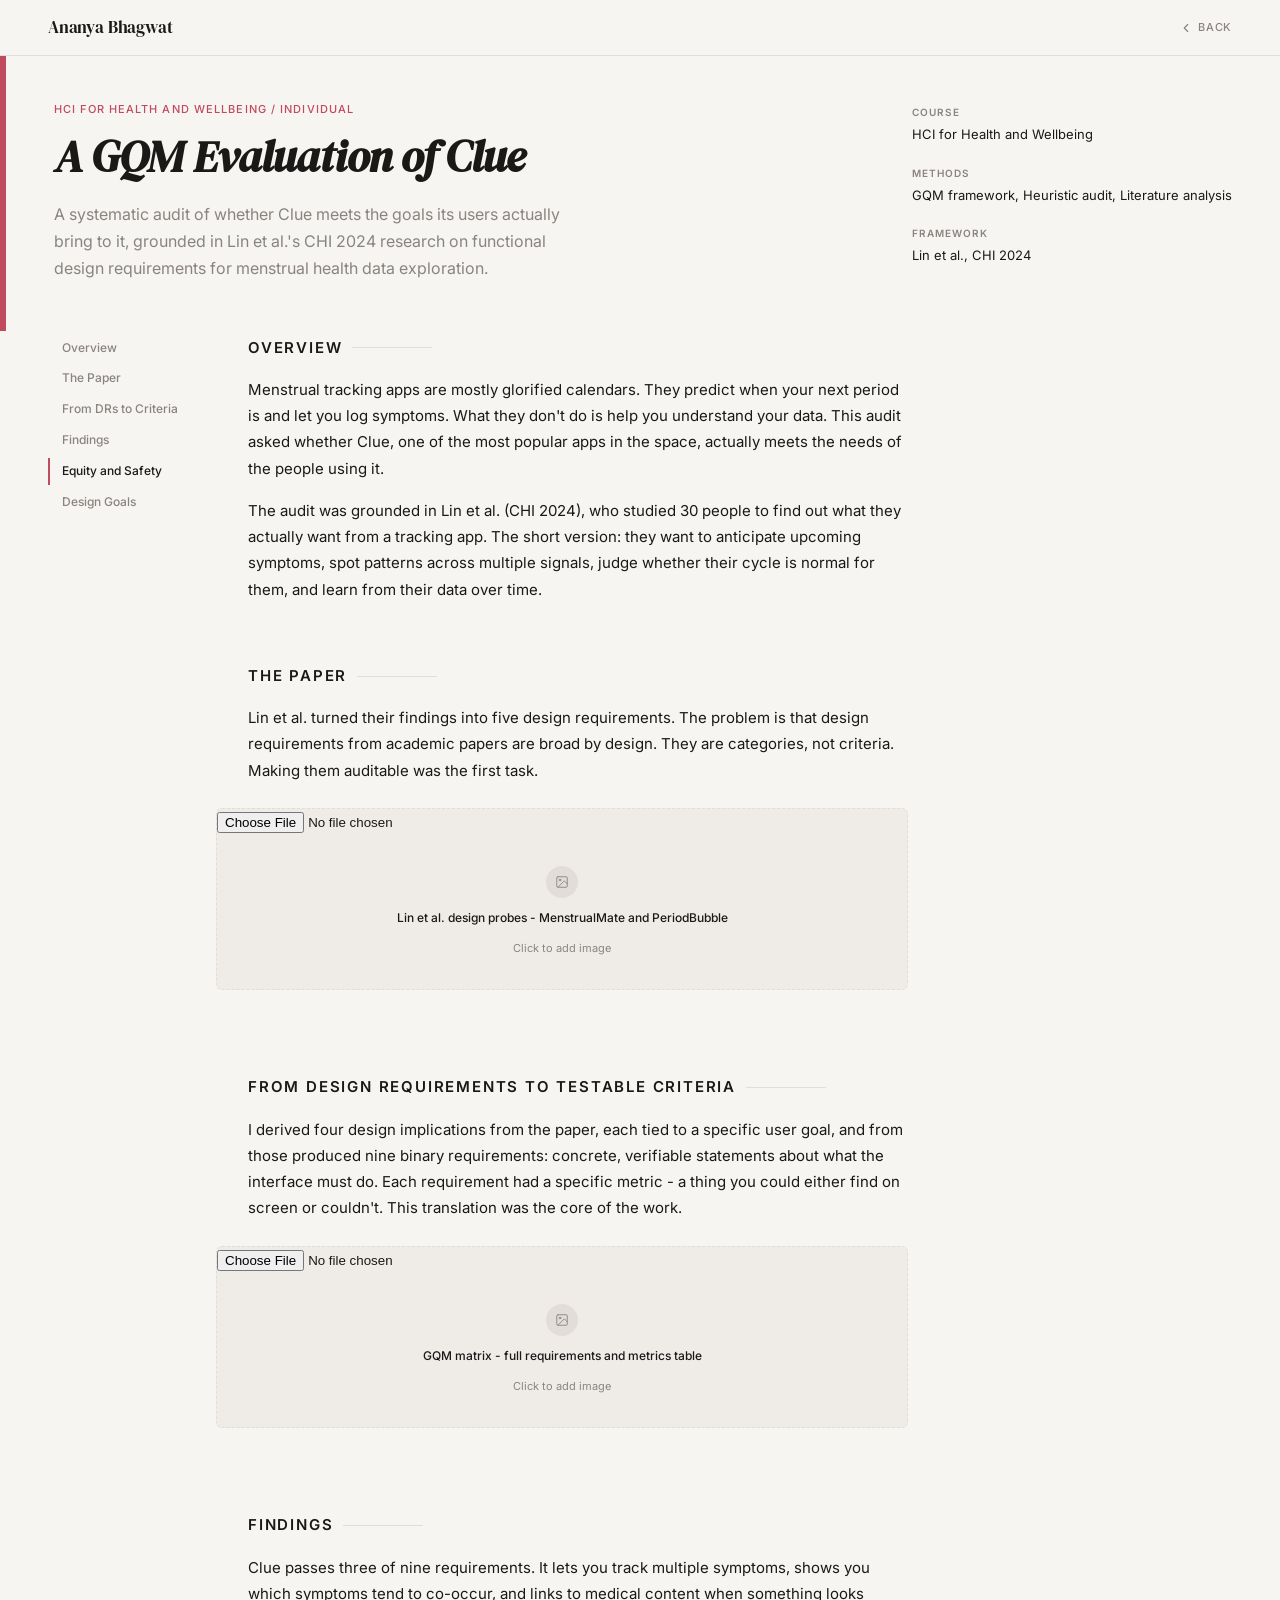
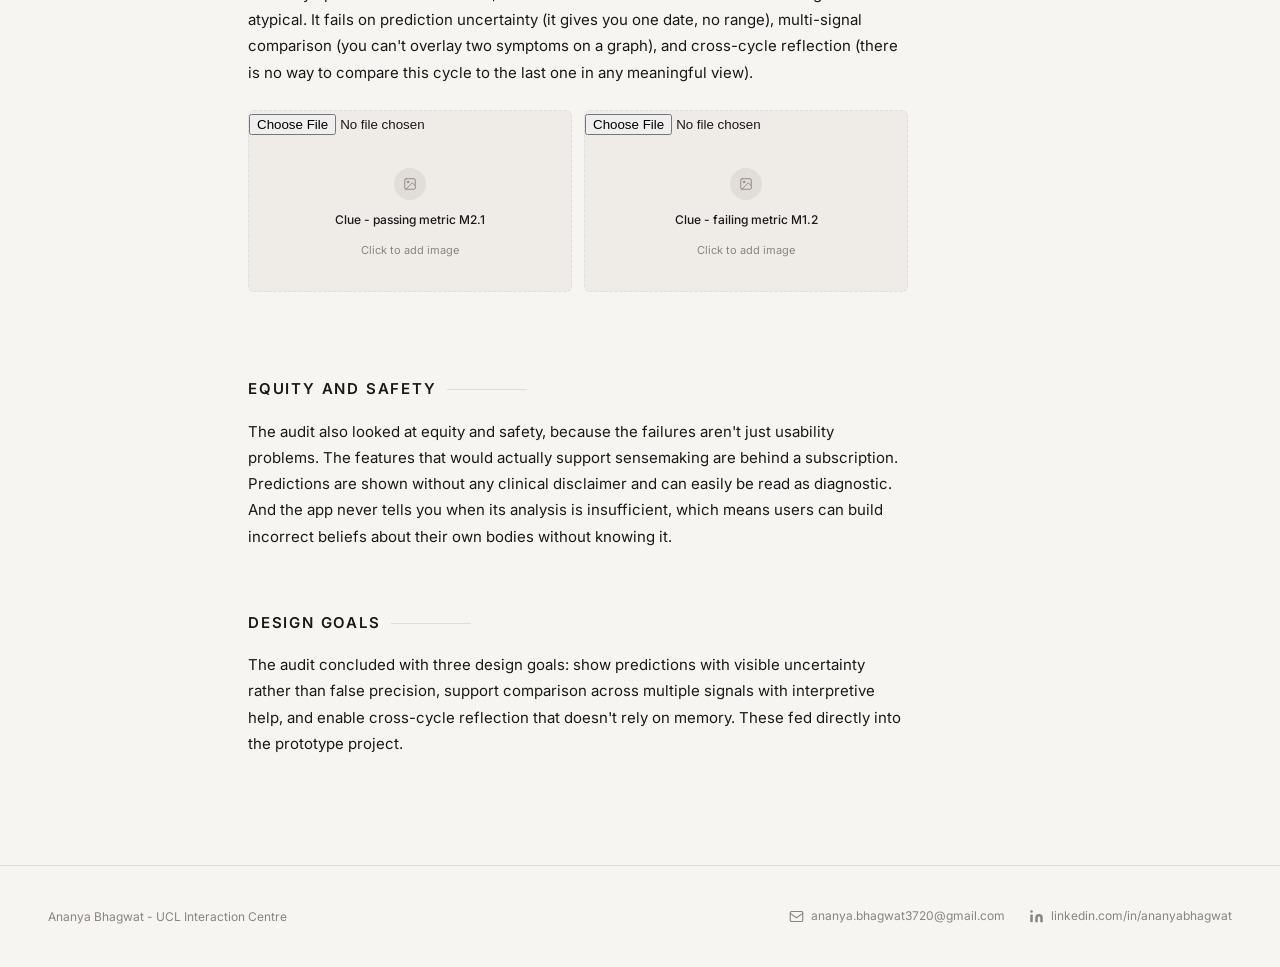
<file: clue.html>
<!DOCTYPE html>
<html lang="en">
<head>
<meta charset="UTF-8">
<meta name="viewport" content="width=device-width, initial-scale=1.0">
<title>GQM Evaluation of Clue - Ananya Bhagwat Portfolio</title>
<link rel="preconnect" href="https://fonts.googleapis.com">
<link rel="preconnect" href="https://fonts.gstatic.com" crossorigin>
<link href="https://fonts.googleapis.com/css2?family=DM+Serif+Display:ital@0;1&family=Inter:wght@400;500;600&display=swap" rel="stylesheet">
<link rel="stylesheet" href="style.css">
</head>
<body style="--accent: var(--c4)">
<nav>
  <a class="nav-name" href="index.html">Ananya Bhagwat</a>
  <div class="nav-right">
    <a class="nav-back" href="javascript:history.back()">
      <svg viewBox="0 0 24 24"><polyline points="15 18 9 12 15 6"/></svg>
      Back
    </a>
  </div>
</nav>
<div class="project-header">
  <div class="project-header-left">
    <p class="project-eyebrow">HCI for Health and Wellbeing / Individual</p>
    <h1>A GQM Evaluation of Clue</h1>
    <p class="lede">A systematic audit of whether Clue meets the goals its users actually bring to it, grounded in Lin et al.'s CHI 2024 research on functional design requirements for menstrual health data exploration.</p>
  </div>
  <div class="project-meta">
    <div class="meta-item">
  <span class="meta-label">Course</span>
  <span class="meta-value">HCI for Health and Wellbeing</span>
</div>
<div class="meta-item">
  <span class="meta-label">Methods</span>
  <span class="meta-value">GQM framework, Heuristic audit, Literature analysis</span>
</div>
<div class="meta-item">
  <span class="meta-label">Framework</span>
  <span class="meta-value">Lin et al., CHI 2024</span>
</div>
  </div>
</div>
<div class="project-body">
  <aside class="project-sidebar">
    <ul class="sidebar-nav">
      <li><a href="#g-overview">Overview</a></li>
<li><a href="#g-paper">The Paper</a></li>
<li><a href="#g-translation">From DRs to Criteria</a></li>
<li><a href="#g-findings">Findings</a></li>
<li><a href="#g-equity">Equity and Safety</a></li>
<li><a href="#g-goals">Design Goals</a></li>
    </ul>
  </aside>
  <div class="project-content">
    <div class="content-section" id="g-overview">
  <p class="section-label">Overview</p>
  <p>Menstrual tracking apps are mostly glorified calendars. They predict when your next period is and let you log symptoms. What they don't do is help you understand your data. This audit asked whether Clue, one of the most popular apps in the space, actually meets the needs of the people using it.</p>
<p>The audit was grounded in Lin et al. (CHI 2024), who studied 30 people to find out what they actually want from a tracking app. The short version: they want to anticipate upcoming symptoms, spot patterns across multiple signals, judge whether their cycle is normal for them, and learn from their data over time.</p>
</div>
<div class="content-section" id="g-paper">
  <p class="section-label">The Paper</p>
  <p>Lin et al. turned their findings into five design requirements. The problem is that design requirements from academic papers are broad by design. They are categories, not criteria. Making them auditable was the first task.</p>
<div class="image-slot wide" data-label="g-probes">
  <input type="file" accept="image/*" onchange="handleImage(this)">
  <div class="image-slot-inner">
    <div class="image-slot-icon"><svg viewBox="0 0 24 24"><rect x="3" y="3" width="18" height="18" rx="2"/><circle cx="8.5" cy="8.5" r="1.5"/><polyline points="21 15 16 10 5 21"/></svg></div>
    <span class="image-slot-label">Lin et al. design probes - MenstrualMate and PeriodBubble</span>
    <span class="image-slot-hint">Click to add image</span>
  </div>
  <img class="slot-preview" alt="">
  <textarea class="image-caption" rows="1" placeholder="Add a caption..."></textarea>
  <button class="image-slot-remove" onclick="removeImage(this)">Remove</button>
</div>
</div>
<div class="content-section" id="g-translation">
  <p class="section-label">From Design Requirements to Testable Criteria</p>
  <p>I derived four design implications from the paper, each tied to a specific user goal, and from those produced nine binary requirements: concrete, verifiable statements about what the interface must do. Each requirement had a specific metric - a thing you could either find on screen or couldn't. This translation was the core of the work.</p>
<div class="image-slot wide" data-label="g-gqm-matrix">
  <input type="file" accept="image/*" onchange="handleImage(this)">
  <div class="image-slot-inner">
    <div class="image-slot-icon"><svg viewBox="0 0 24 24"><rect x="3" y="3" width="18" height="18" rx="2"/><circle cx="8.5" cy="8.5" r="1.5"/><polyline points="21 15 16 10 5 21"/></svg></div>
    <span class="image-slot-label">GQM matrix - full requirements and metrics table</span>
    <span class="image-slot-hint">Click to add image</span>
  </div>
  <img class="slot-preview" alt="">
  <textarea class="image-caption" rows="1" placeholder="Add a caption..."></textarea>
  <button class="image-slot-remove" onclick="removeImage(this)">Remove</button>
</div>
</div>
<div class="content-section" id="g-findings">
  <p class="section-label">Findings</p>
  <p>Clue passes three of nine requirements. It lets you track multiple symptoms, shows you which symptoms tend to co-occur, and links to medical content when something looks atypical. It fails on prediction uncertainty (it gives you one date, no range), multi-signal comparison (you can't overlay two symptoms on a graph), and cross-cycle reflection (there is no way to compare this cycle to the last one in any meaningful view).</p>
<div class="image-row">
<div class="image-slot" data-label="g-clue-pass">
  <input type="file" accept="image/*" onchange="handleImage(this)">
  <div class="image-slot-inner">
    <div class="image-slot-icon"><svg viewBox="0 0 24 24"><rect x="3" y="3" width="18" height="18" rx="2"/><circle cx="8.5" cy="8.5" r="1.5"/><polyline points="21 15 16 10 5 21"/></svg></div>
    <span class="image-slot-label">Clue - passing metric M2.1</span>
    <span class="image-slot-hint">Click to add image</span>
  </div>
  <img class="slot-preview" alt="">
  <textarea class="image-caption" rows="1" placeholder="Add a caption..."></textarea>
  <button class="image-slot-remove" onclick="removeImage(this)">Remove</button>
</div>
<div class="image-slot" data-label="g-clue-fail">
  <input type="file" accept="image/*" onchange="handleImage(this)">
  <div class="image-slot-inner">
    <div class="image-slot-icon"><svg viewBox="0 0 24 24"><rect x="3" y="3" width="18" height="18" rx="2"/><circle cx="8.5" cy="8.5" r="1.5"/><polyline points="21 15 16 10 5 21"/></svg></div>
    <span class="image-slot-label">Clue - failing metric M1.2</span>
    <span class="image-slot-hint">Click to add image</span>
  </div>
  <img class="slot-preview" alt="">
  <textarea class="image-caption" rows="1" placeholder="Add a caption..."></textarea>
  <button class="image-slot-remove" onclick="removeImage(this)">Remove</button>
</div>
</div>
</div>
<div class="content-section" id="g-equity">
  <p class="section-label">Equity and Safety</p>
  <p>The audit also looked at equity and safety, because the failures aren't just usability problems. The features that would actually support sensemaking are behind a subscription. Predictions are shown without any clinical disclaimer and can easily be read as diagnostic. And the app never tells you when its analysis is insufficient, which means users can build incorrect beliefs about their own bodies without knowing it.</p>
</div>
<div class="content-section" id="g-goals">
  <p class="section-label">Design Goals</p>
  <p>The audit concluded with three design goals: show predictions with visible uncertainty rather than false precision, support comparison across multiple signals with interpretive help, and enable cross-cycle reflection that doesn't rely on memory. These fed directly into the prototype project.</p>
</div>
  </div>
</div>
<footer>
  <div class="footer-left">
    <p>Ananya Bhagwat - UCL Interaction Centre</p>
  </div>
  <div class="footer-links">
    <a href="mailto:ananya.bhagwat3720@gmail.com">
      <svg viewBox="0 0 24 24" fill="none" stroke="currentColor" stroke-width="1.8" stroke-linecap="round" stroke-linejoin="round"><rect x="2" y="4" width="20" height="16" rx="2"/><path d="m2 7 10 7 10-7"/></svg>
      ananya.bhagwat3720@gmail.com
    </a>
    <a href="https://www.linkedin.com/in/ananyabhagwat" target="_blank" rel="noopener">
      <svg viewBox="0 0 24 24" fill="currentColor" stroke="none"><path d="M16 8a6 6 0 0 1 6 6v7h-4v-7a2 2 0 0 0-2-2 2 2 0 0 0-2 2v7h-4v-7a6 6 0 0 1 6-6z"/><rect x="2" y="9" width="4" height="12"/><circle cx="4" cy="4" r="2"/></svg>
      linkedin.com/in/ananyabhagwat
    </a>
  </div>
</footer>
<script src="script.js"></script>
</body>
</html>
</file>
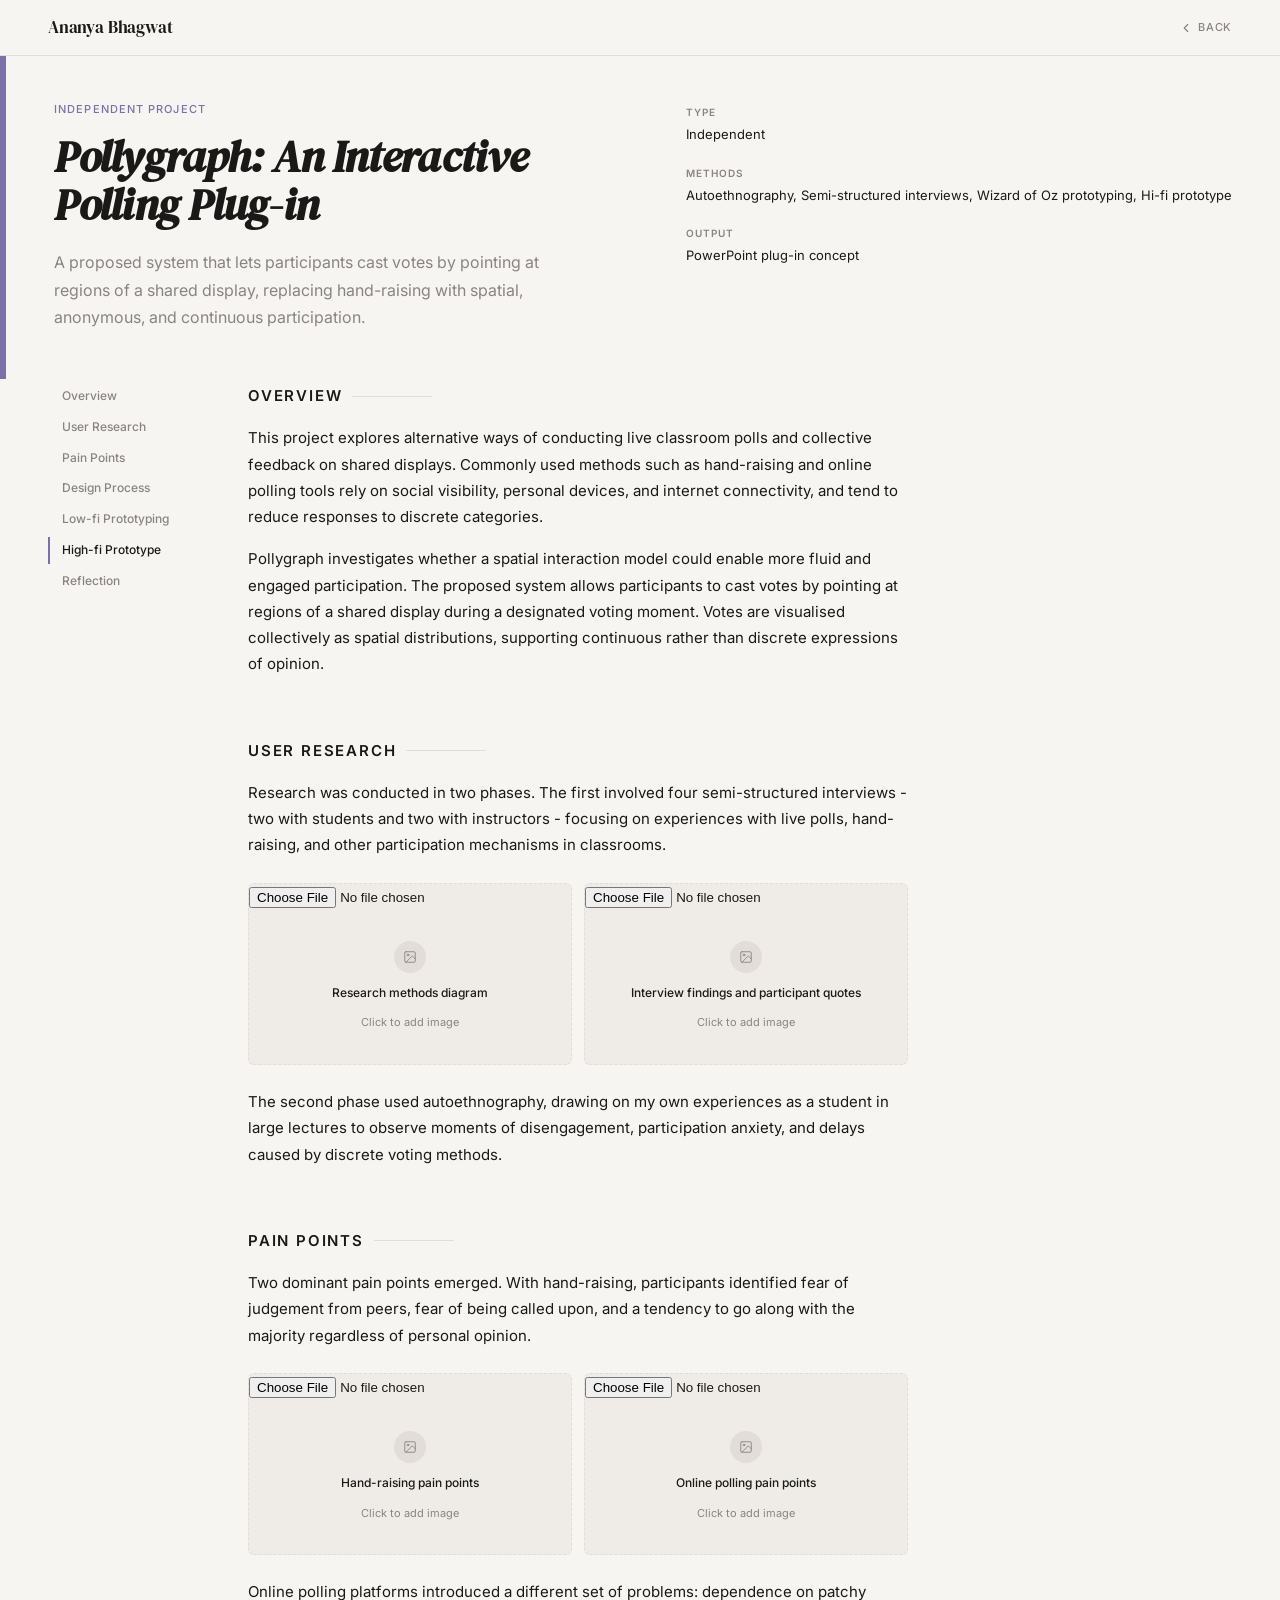
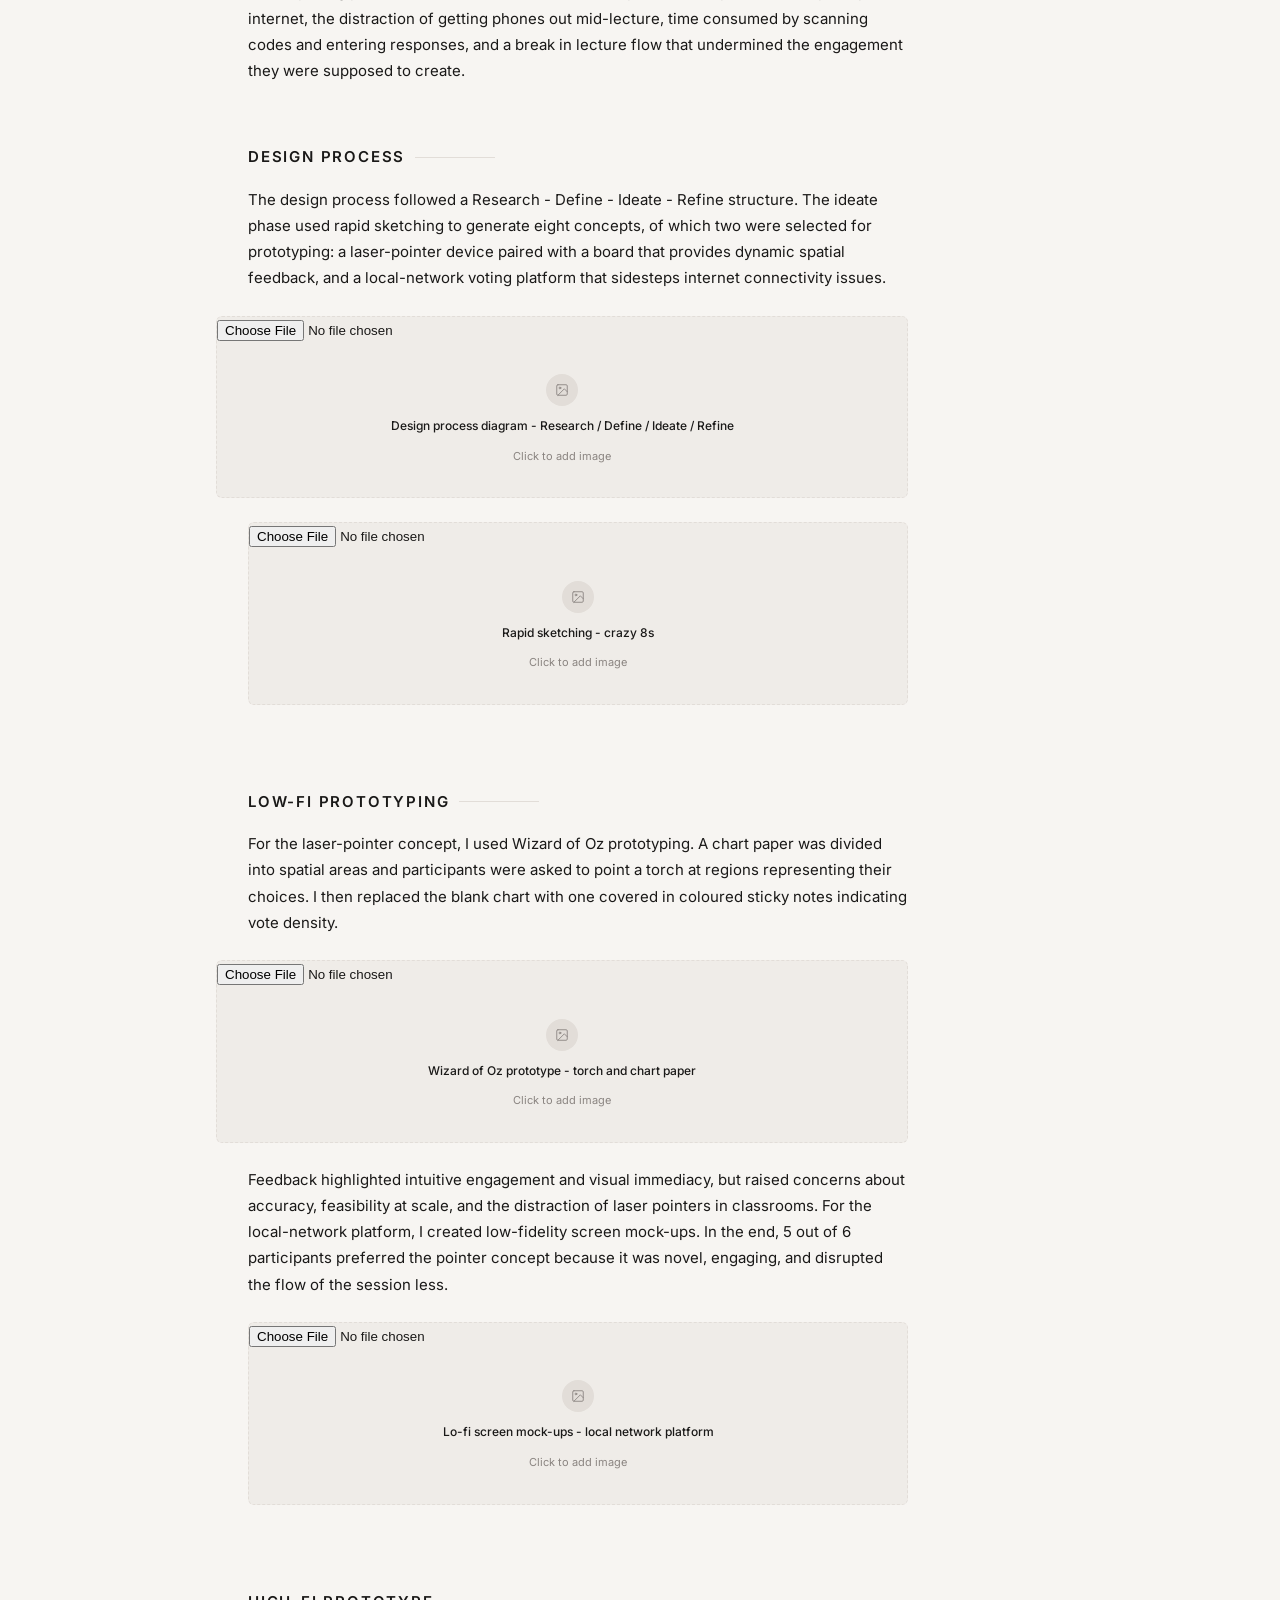
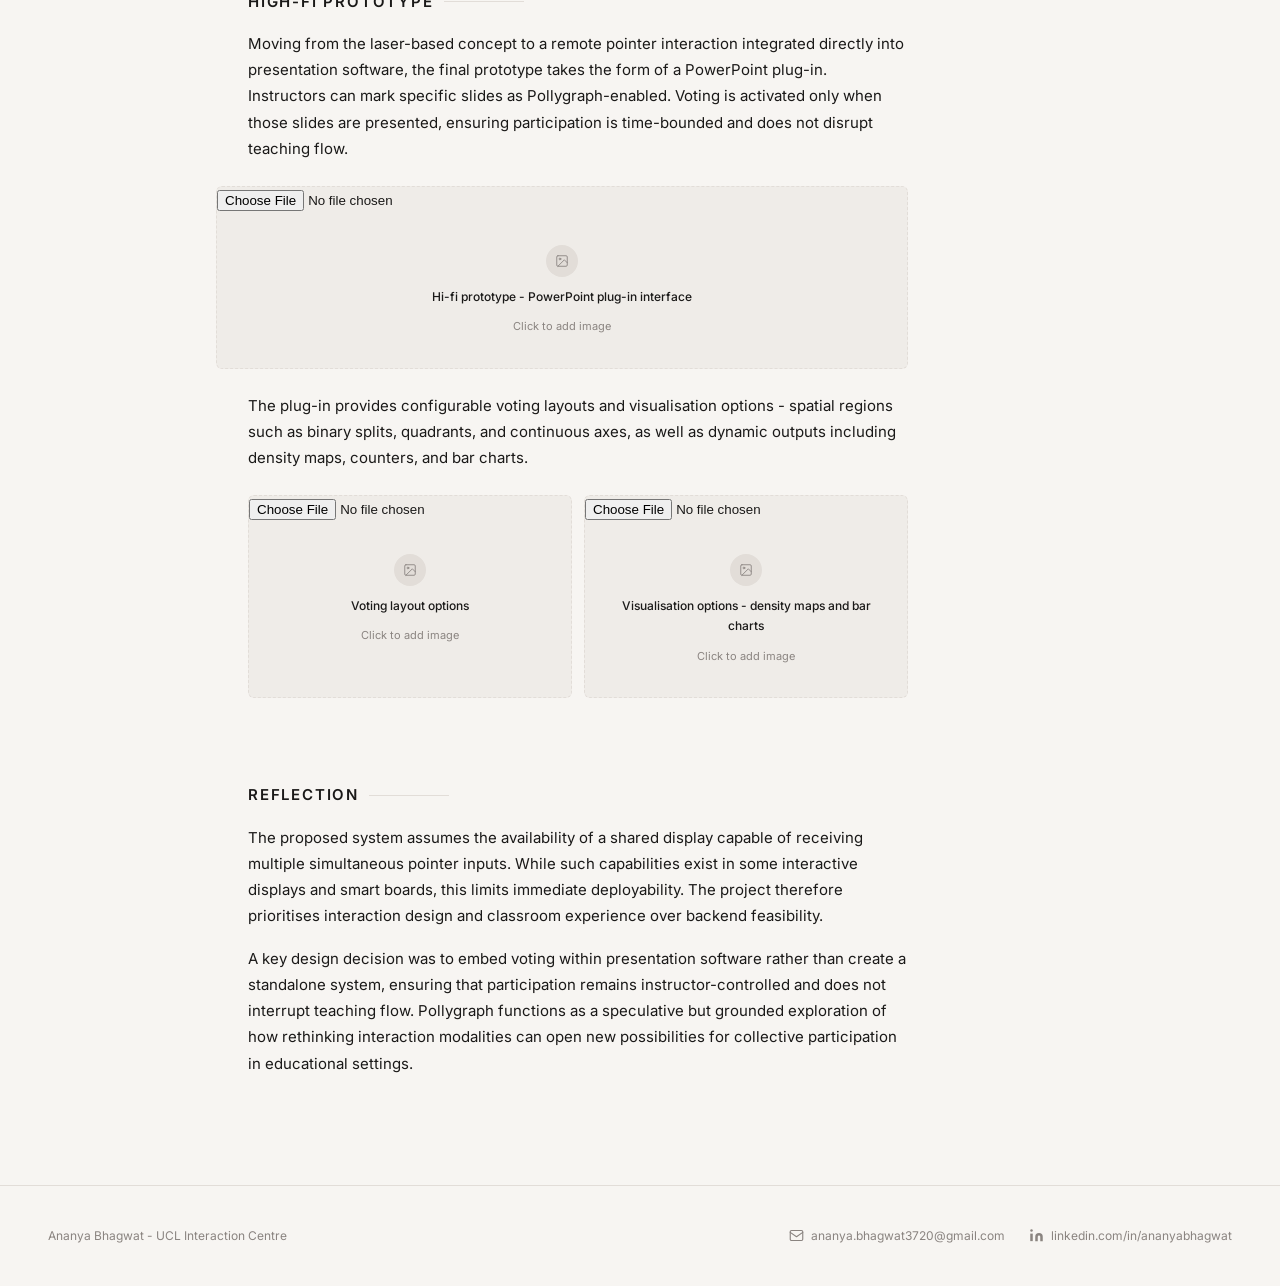
<file: pollygraph.html>
<!DOCTYPE html>
<html lang="en">
<head>
<meta charset="UTF-8">
<meta name="viewport" content="width=device-width, initial-scale=1.0">
<title>Pollygraph - Ananya Bhagwat Portfolio</title>
<link rel="preconnect" href="https://fonts.googleapis.com">
<link rel="preconnect" href="https://fonts.gstatic.com" crossorigin>
<link href="https://fonts.googleapis.com/css2?family=DM+Serif+Display:ital@0;1&family=Inter:wght@400;500;600&display=swap" rel="stylesheet">
<link rel="stylesheet" href="style.css">
</head>
<body style="--accent: var(--c2)">
<nav>
  <a class="nav-name" href="index.html">Ananya Bhagwat</a>
  <div class="nav-right">
    <a class="nav-back" href="javascript:history.back()">
      <svg viewBox="0 0 24 24"><polyline points="15 18 9 12 15 6"/></svg>
      Back
    </a>
  </div>
</nav>
<div class="project-header">
  <div class="project-header-left">
    <p class="project-eyebrow">Independent Project</p>
    <h1>Pollygraph: An Interactive Polling Plug-in</h1>
    <p class="lede">A proposed system that lets participants cast votes by pointing at regions of a shared display, replacing hand-raising with spatial, anonymous, and continuous participation.</p>
  </div>
  <div class="project-meta">
    <div class="meta-item">
  <span class="meta-label">Type</span>
  <span class="meta-value">Independent</span>
</div>
<div class="meta-item">
  <span class="meta-label">Methods</span>
  <span class="meta-value">Autoethnography, Semi-structured interviews, Wizard of Oz prototyping, Hi-fi prototype</span>
</div>
<div class="meta-item">
  <span class="meta-label">Output</span>
  <span class="meta-value">PowerPoint plug-in concept</span>
</div>
  </div>
</div>
<div class="project-body">
  <aside class="project-sidebar">
    <ul class="sidebar-nav">
      <li><a href="#p-overview">Overview</a></li>
<li><a href="#p-research">User Research</a></li>
<li><a href="#p-painpoints">Pain Points</a></li>
<li><a href="#p-process">Design Process</a></li>
<li><a href="#p-lofi">Low-fi Prototyping</a></li>
<li><a href="#p-hifi">High-fi Prototype</a></li>
<li><a href="#p-reflection">Reflection</a></li>
    </ul>
  </aside>
  <div class="project-content">
    <div class="content-section" id="p-overview">
  <p class="section-label">Overview</p>
  <p>This project explores alternative ways of conducting live classroom polls and collective feedback on shared displays. Commonly used methods such as hand-raising and online polling tools rely on social visibility, personal devices, and internet connectivity, and tend to reduce responses to discrete categories.</p>
<p>Pollygraph investigates whether a spatial interaction model could enable more fluid and engaged participation. The proposed system allows participants to cast votes by pointing at regions of a shared display during a designated voting moment. Votes are visualised collectively as spatial distributions, supporting continuous rather than discrete expressions of opinion.</p>
</div>
<div class="content-section" id="p-research">
  <p class="section-label">User Research</p>
  <p>Research was conducted in two phases. The first involved four semi-structured interviews - two with students and two with instructors - focusing on experiences with live polls, hand-raising, and other participation mechanisms in classrooms.</p>
<div class="image-row">
<div class="image-slot" data-label="p-research-methods">
  <input type="file" accept="image/*" onchange="handleImage(this)">
  <div class="image-slot-inner">
    <div class="image-slot-icon"><svg viewBox="0 0 24 24"><rect x="3" y="3" width="18" height="18" rx="2"/><circle cx="8.5" cy="8.5" r="1.5"/><polyline points="21 15 16 10 5 21"/></svg></div>
    <span class="image-slot-label">Research methods diagram</span>
    <span class="image-slot-hint">Click to add image</span>
  </div>
  <img class="slot-preview" alt="">
  <textarea class="image-caption" rows="1" placeholder="Add a caption..."></textarea>
  <button class="image-slot-remove" onclick="removeImage(this)">Remove</button>
</div>
<div class="image-slot" data-label="p-research-quotes">
  <input type="file" accept="image/*" onchange="handleImage(this)">
  <div class="image-slot-inner">
    <div class="image-slot-icon"><svg viewBox="0 0 24 24"><rect x="3" y="3" width="18" height="18" rx="2"/><circle cx="8.5" cy="8.5" r="1.5"/><polyline points="21 15 16 10 5 21"/></svg></div>
    <span class="image-slot-label">Interview findings and participant quotes</span>
    <span class="image-slot-hint">Click to add image</span>
  </div>
  <img class="slot-preview" alt="">
  <textarea class="image-caption" rows="1" placeholder="Add a caption..."></textarea>
  <button class="image-slot-remove" onclick="removeImage(this)">Remove</button>
</div>
</div>
<p>The second phase used autoethnography, drawing on my own experiences as a student in large lectures to observe moments of disengagement, participation anxiety, and delays caused by discrete voting methods.</p>
</div>
<div class="content-section" id="p-painpoints">
  <p class="section-label">Pain Points</p>
  <p>Two dominant pain points emerged. With hand-raising, participants identified fear of judgement from peers, fear of being called upon, and a tendency to go along with the majority regardless of personal opinion.</p>
<div class="image-row">
<div class="image-slot" data-label="p-painpoints-hand">
  <input type="file" accept="image/*" onchange="handleImage(this)">
  <div class="image-slot-inner">
    <div class="image-slot-icon"><svg viewBox="0 0 24 24"><rect x="3" y="3" width="18" height="18" rx="2"/><circle cx="8.5" cy="8.5" r="1.5"/><polyline points="21 15 16 10 5 21"/></svg></div>
    <span class="image-slot-label">Hand-raising pain points</span>
    <span class="image-slot-hint">Click to add image</span>
  </div>
  <img class="slot-preview" alt="">
  <textarea class="image-caption" rows="1" placeholder="Add a caption..."></textarea>
  <button class="image-slot-remove" onclick="removeImage(this)">Remove</button>
</div>
<div class="image-slot" data-label="p-painpoints-digital">
  <input type="file" accept="image/*" onchange="handleImage(this)">
  <div class="image-slot-inner">
    <div class="image-slot-icon"><svg viewBox="0 0 24 24"><rect x="3" y="3" width="18" height="18" rx="2"/><circle cx="8.5" cy="8.5" r="1.5"/><polyline points="21 15 16 10 5 21"/></svg></div>
    <span class="image-slot-label">Online polling pain points</span>
    <span class="image-slot-hint">Click to add image</span>
  </div>
  <img class="slot-preview" alt="">
  <textarea class="image-caption" rows="1" placeholder="Add a caption..."></textarea>
  <button class="image-slot-remove" onclick="removeImage(this)">Remove</button>
</div>
</div>
<p>Online polling platforms introduced a different set of problems: dependence on patchy internet, the distraction of getting phones out mid-lecture, time consumed by scanning codes and entering responses, and a break in lecture flow that undermined the engagement they were supposed to create.</p>
</div>
<div class="content-section" id="p-process">
  <p class="section-label">Design Process</p>
  <p>The design process followed a Research - Define - Ideate - Refine structure. The ideate phase used rapid sketching to generate eight concepts, of which two were selected for prototyping: a laser-pointer device paired with a board that provides dynamic spatial feedback, and a local-network voting platform that sidesteps internet connectivity issues.</p>
<div class="image-slot wide" data-label="p-design-process">
  <input type="file" accept="image/*" onchange="handleImage(this)">
  <div class="image-slot-inner">
    <div class="image-slot-icon"><svg viewBox="0 0 24 24"><rect x="3" y="3" width="18" height="18" rx="2"/><circle cx="8.5" cy="8.5" r="1.5"/><polyline points="21 15 16 10 5 21"/></svg></div>
    <span class="image-slot-label">Design process diagram - Research / Define / Ideate / Refine</span>
    <span class="image-slot-hint">Click to add image</span>
  </div>
  <img class="slot-preview" alt="">
  <textarea class="image-caption" rows="1" placeholder="Add a caption..."></textarea>
  <button class="image-slot-remove" onclick="removeImage(this)">Remove</button>
</div>
<div class="image-slot" data-label="p-crazy8s">
  <input type="file" accept="image/*" onchange="handleImage(this)">
  <div class="image-slot-inner">
    <div class="image-slot-icon"><svg viewBox="0 0 24 24"><rect x="3" y="3" width="18" height="18" rx="2"/><circle cx="8.5" cy="8.5" r="1.5"/><polyline points="21 15 16 10 5 21"/></svg></div>
    <span class="image-slot-label">Rapid sketching - crazy 8s</span>
    <span class="image-slot-hint">Click to add image</span>
  </div>
  <img class="slot-preview" alt="">
  <textarea class="image-caption" rows="1" placeholder="Add a caption..."></textarea>
  <button class="image-slot-remove" onclick="removeImage(this)">Remove</button>
</div>
</div>
<div class="content-section" id="p-lofi">
  <p class="section-label">Low-fi Prototyping</p>
  <p>For the laser-pointer concept, I used Wizard of Oz prototyping. A chart paper was divided into spatial areas and participants were asked to point a torch at regions representing their choices. I then replaced the blank chart with one covered in coloured sticky notes indicating vote density.</p>
<div class="image-slot wide" data-label="p-woz">
  <input type="file" accept="image/*" onchange="handleImage(this)">
  <div class="image-slot-inner">
    <div class="image-slot-icon"><svg viewBox="0 0 24 24"><rect x="3" y="3" width="18" height="18" rx="2"/><circle cx="8.5" cy="8.5" r="1.5"/><polyline points="21 15 16 10 5 21"/></svg></div>
    <span class="image-slot-label">Wizard of Oz prototype - torch and chart paper</span>
    <span class="image-slot-hint">Click to add image</span>
  </div>
  <img class="slot-preview" alt="">
  <textarea class="image-caption" rows="1" placeholder="Add a caption..."></textarea>
  <button class="image-slot-remove" onclick="removeImage(this)">Remove</button>
</div>
<p>Feedback highlighted intuitive engagement and visual immediacy, but raised concerns about accuracy, feasibility at scale, and the distraction of laser pointers in classrooms. For the local-network platform, I created low-fidelity screen mock-ups. In the end, 5 out of 6 participants preferred the pointer concept because it was novel, engaging, and disrupted the flow of the session less.</p>
<div class="image-slot" data-label="p-lofi-digital">
  <input type="file" accept="image/*" onchange="handleImage(this)">
  <div class="image-slot-inner">
    <div class="image-slot-icon"><svg viewBox="0 0 24 24"><rect x="3" y="3" width="18" height="18" rx="2"/><circle cx="8.5" cy="8.5" r="1.5"/><polyline points="21 15 16 10 5 21"/></svg></div>
    <span class="image-slot-label">Lo-fi screen mock-ups - local network platform</span>
    <span class="image-slot-hint">Click to add image</span>
  </div>
  <img class="slot-preview" alt="">
  <textarea class="image-caption" rows="1" placeholder="Add a caption..."></textarea>
  <button class="image-slot-remove" onclick="removeImage(this)">Remove</button>
</div>
</div>
<div class="content-section" id="p-hifi">
  <p class="section-label">High-fi Prototype</p>
  <p>Moving from the laser-based concept to a remote pointer interaction integrated directly into presentation software, the final prototype takes the form of a PowerPoint plug-in. Instructors can mark specific slides as Pollygraph-enabled. Voting is activated only when those slides are presented, ensuring participation is time-bounded and does not disrupt teaching flow.</p>
<div class="image-slot wide" data-label="p-hifi-plugin">
  <input type="file" accept="image/*" onchange="handleImage(this)">
  <div class="image-slot-inner">
    <div class="image-slot-icon"><svg viewBox="0 0 24 24"><rect x="3" y="3" width="18" height="18" rx="2"/><circle cx="8.5" cy="8.5" r="1.5"/><polyline points="21 15 16 10 5 21"/></svg></div>
    <span class="image-slot-label">Hi-fi prototype - PowerPoint plug-in interface</span>
    <span class="image-slot-hint">Click to add image</span>
  </div>
  <img class="slot-preview" alt="">
  <textarea class="image-caption" rows="1" placeholder="Add a caption..."></textarea>
  <button class="image-slot-remove" onclick="removeImage(this)">Remove</button>
</div>
<p>The plug-in provides configurable voting layouts and visualisation options - spatial regions such as binary splits, quadrants, and continuous axes, as well as dynamic outputs including density maps, counters, and bar charts.</p>
<div class="image-row">
<div class="image-slot" data-label="p-hifi-layouts">
  <input type="file" accept="image/*" onchange="handleImage(this)">
  <div class="image-slot-inner">
    <div class="image-slot-icon"><svg viewBox="0 0 24 24"><rect x="3" y="3" width="18" height="18" rx="2"/><circle cx="8.5" cy="8.5" r="1.5"/><polyline points="21 15 16 10 5 21"/></svg></div>
    <span class="image-slot-label">Voting layout options</span>
    <span class="image-slot-hint">Click to add image</span>
  </div>
  <img class="slot-preview" alt="">
  <textarea class="image-caption" rows="1" placeholder="Add a caption..."></textarea>
  <button class="image-slot-remove" onclick="removeImage(this)">Remove</button>
</div>
<div class="image-slot" data-label="p-hifi-viz">
  <input type="file" accept="image/*" onchange="handleImage(this)">
  <div class="image-slot-inner">
    <div class="image-slot-icon"><svg viewBox="0 0 24 24"><rect x="3" y="3" width="18" height="18" rx="2"/><circle cx="8.5" cy="8.5" r="1.5"/><polyline points="21 15 16 10 5 21"/></svg></div>
    <span class="image-slot-label">Visualisation options - density maps and bar charts</span>
    <span class="image-slot-hint">Click to add image</span>
  </div>
  <img class="slot-preview" alt="">
  <textarea class="image-caption" rows="1" placeholder="Add a caption..."></textarea>
  <button class="image-slot-remove" onclick="removeImage(this)">Remove</button>
</div>
</div>
</div>
<div class="content-section" id="p-reflection">
  <p class="section-label">Reflection</p>
  <p>The proposed system assumes the availability of a shared display capable of receiving multiple simultaneous pointer inputs. While such capabilities exist in some interactive displays and smart boards, this limits immediate deployability. The project therefore prioritises interaction design and classroom experience over backend feasibility.</p>
<p>A key design decision was to embed voting within presentation software rather than create a standalone system, ensuring that participation remains instructor-controlled and does not interrupt teaching flow. Pollygraph functions as a speculative but grounded exploration of how rethinking interaction modalities can open new possibilities for collective participation in educational settings.</p>
</div>
  </div>
</div>
<footer>
  <div class="footer-left">
    <p>Ananya Bhagwat - UCL Interaction Centre</p>
  </div>
  <div class="footer-links">
    <a href="mailto:ananya.bhagwat3720@gmail.com">
      <svg viewBox="0 0 24 24" fill="none" stroke="currentColor" stroke-width="1.8" stroke-linecap="round" stroke-linejoin="round"><rect x="2" y="4" width="20" height="16" rx="2"/><path d="m2 7 10 7 10-7"/></svg>
      ananya.bhagwat3720@gmail.com
    </a>
    <a href="https://www.linkedin.com/in/ananyabhagwat" target="_blank" rel="noopener">
      <svg viewBox="0 0 24 24" fill="currentColor" stroke="none"><path d="M16 8a6 6 0 0 1 6 6v7h-4v-7a2 2 0 0 0-2-2 2 2 0 0 0-2 2v7h-4v-7a6 6 0 0 1 6-6z"/><rect x="2" y="9" width="4" height="12"/><circle cx="4" cy="4" r="2"/></svg>
      linkedin.com/in/ananyabhagwat
    </a>
  </div>
</footer>
<script src="script.js"></script>
</body>
</html>
</file>
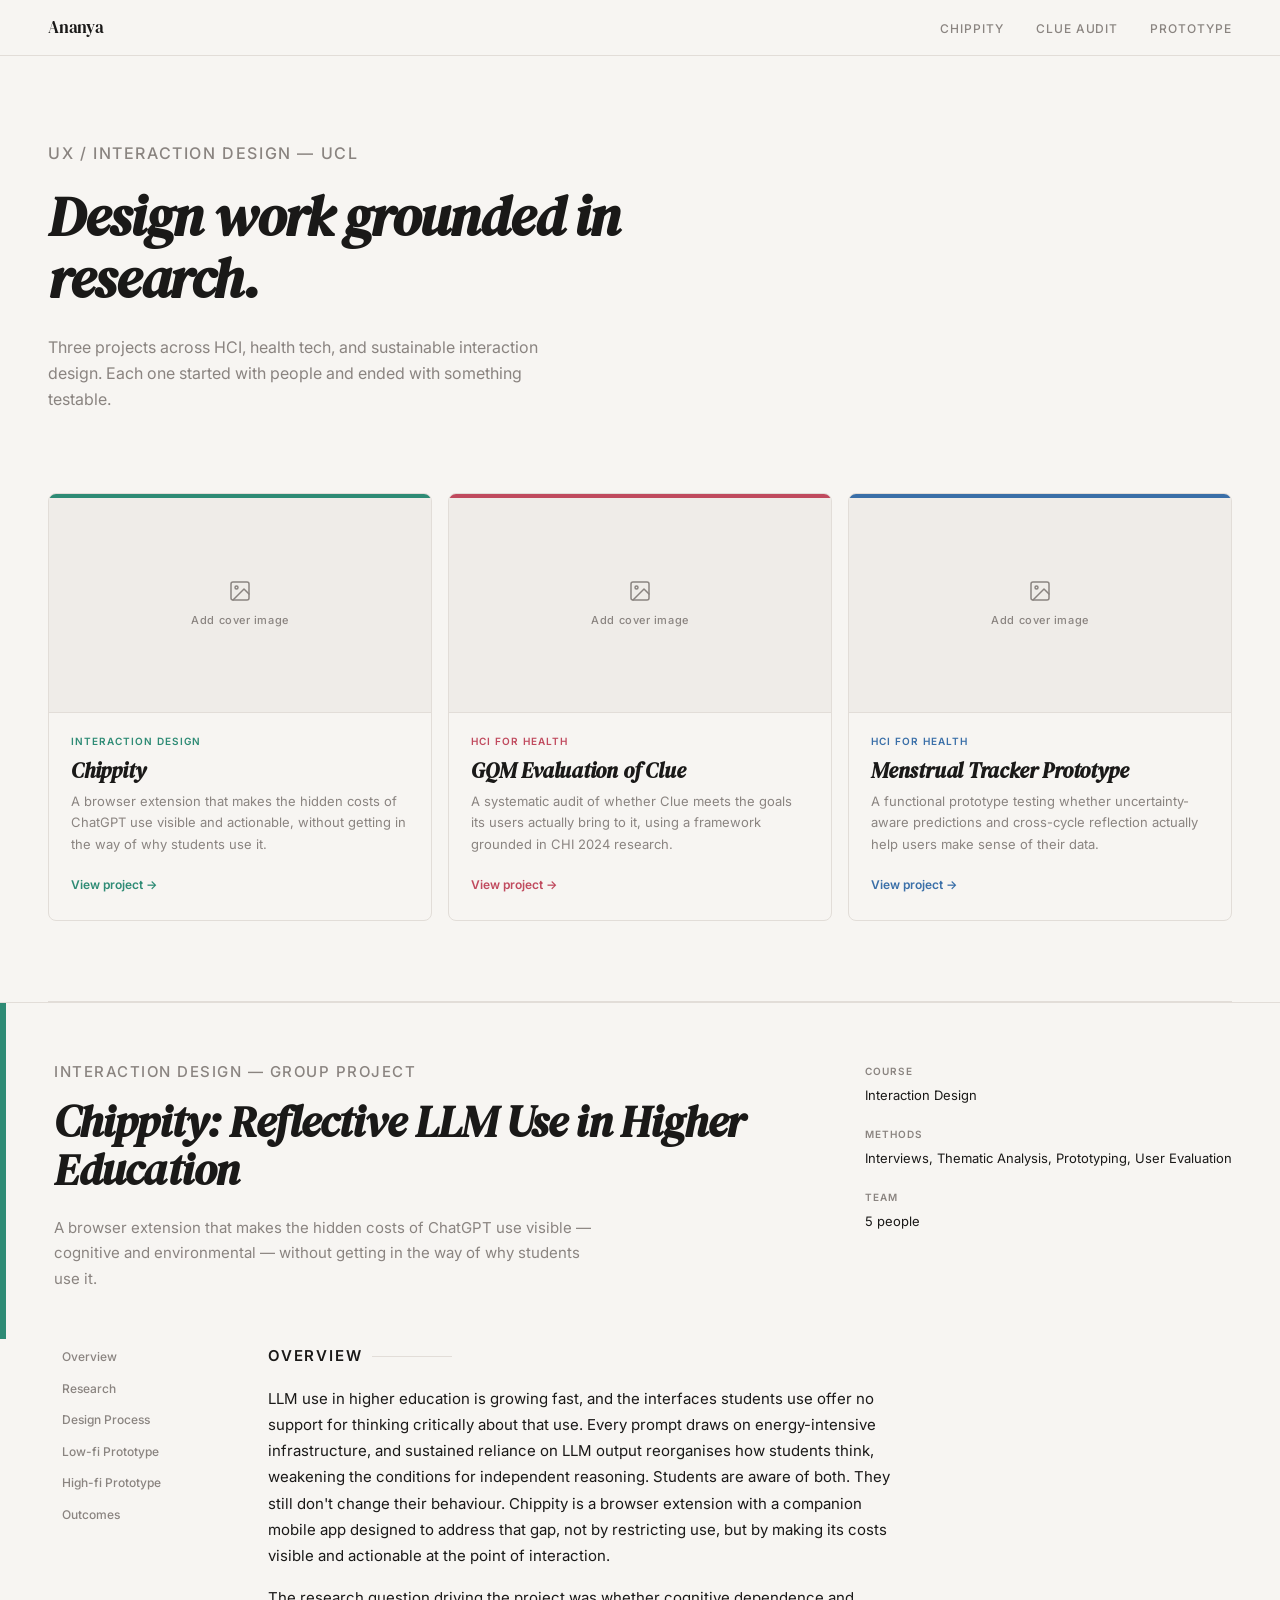
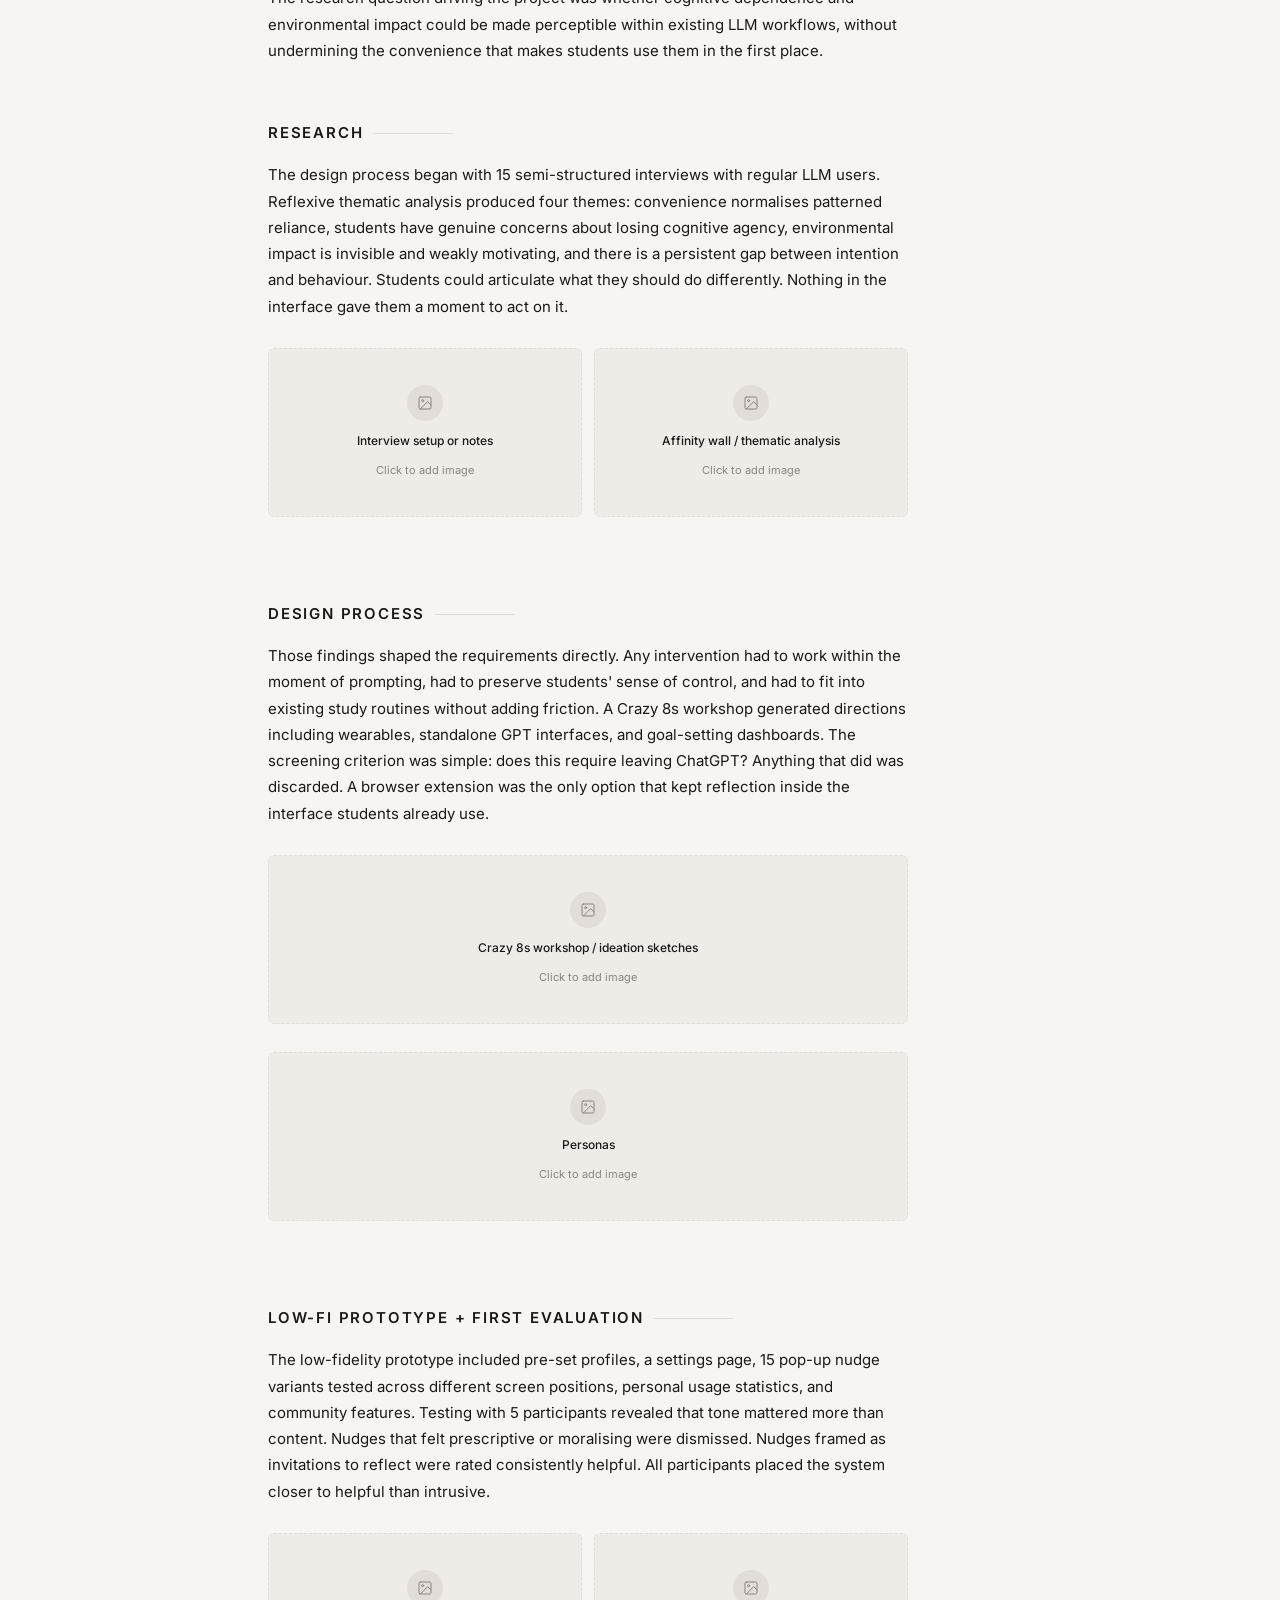
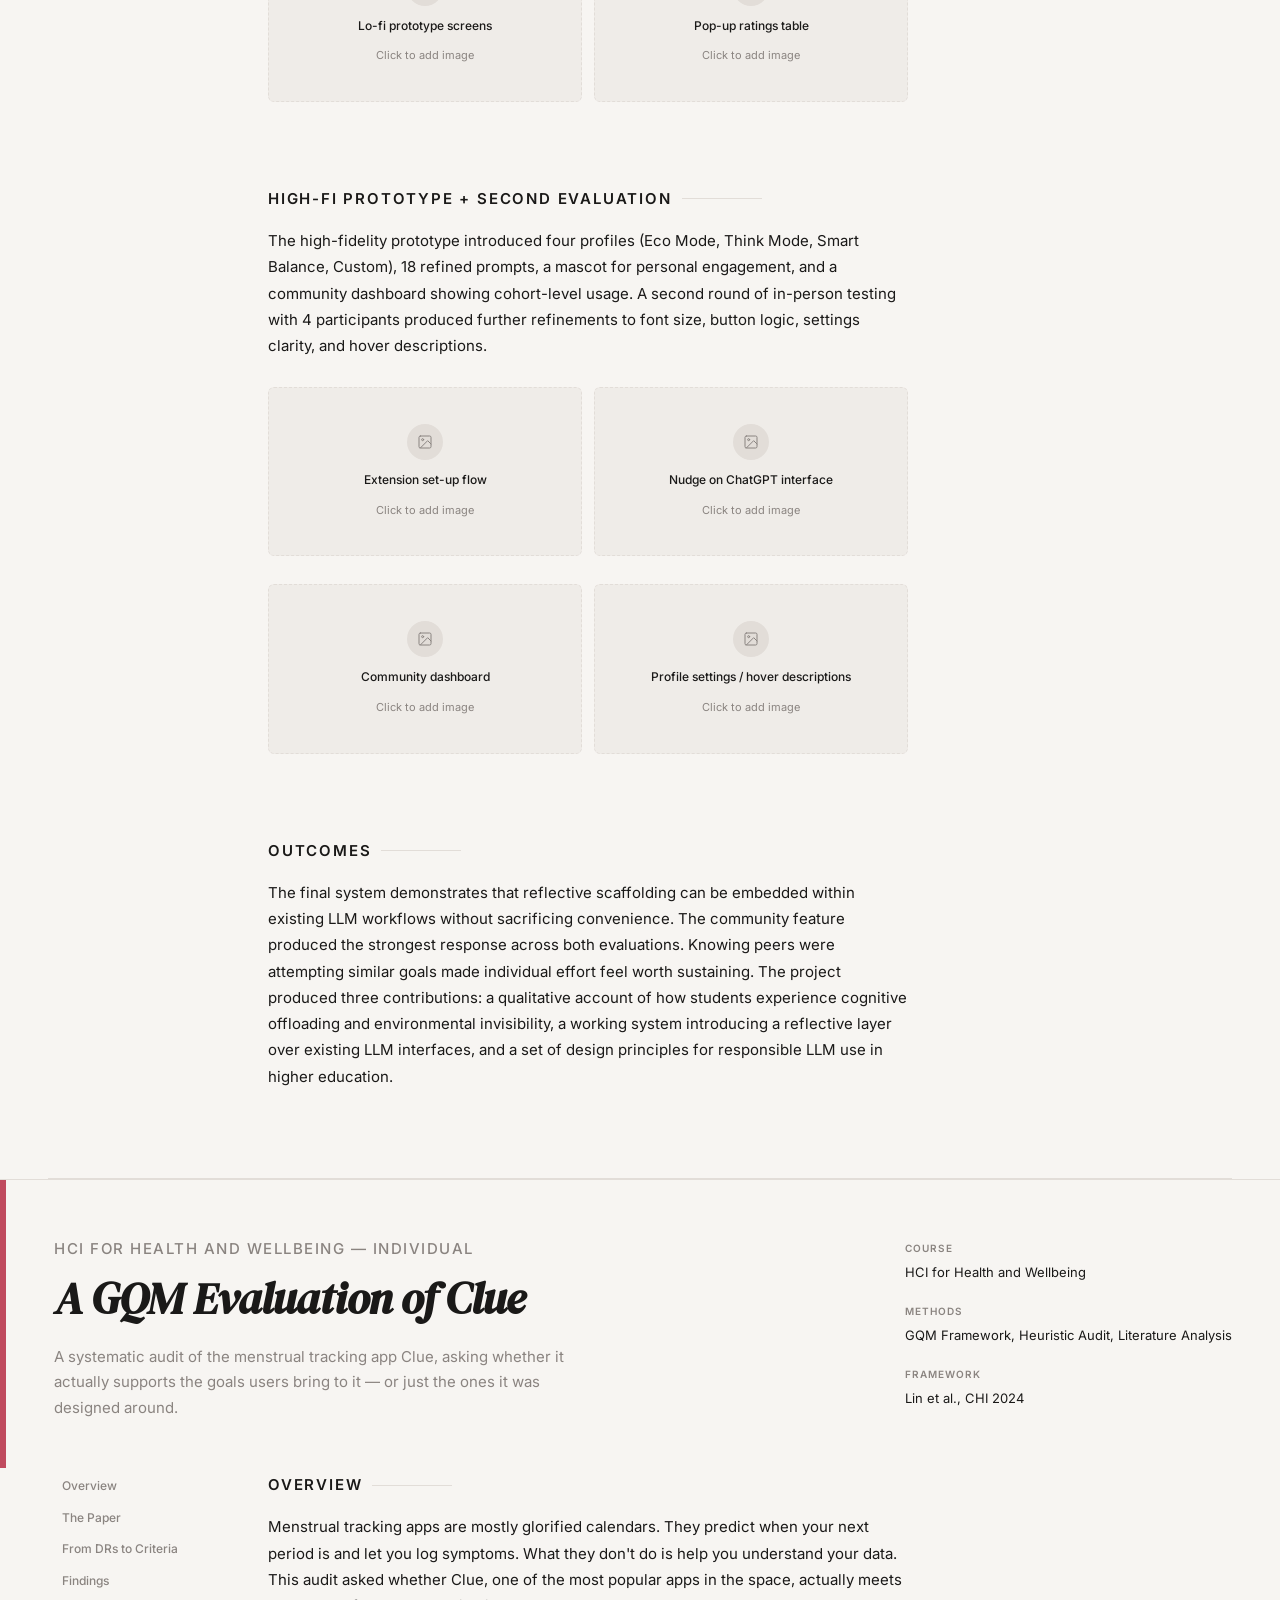
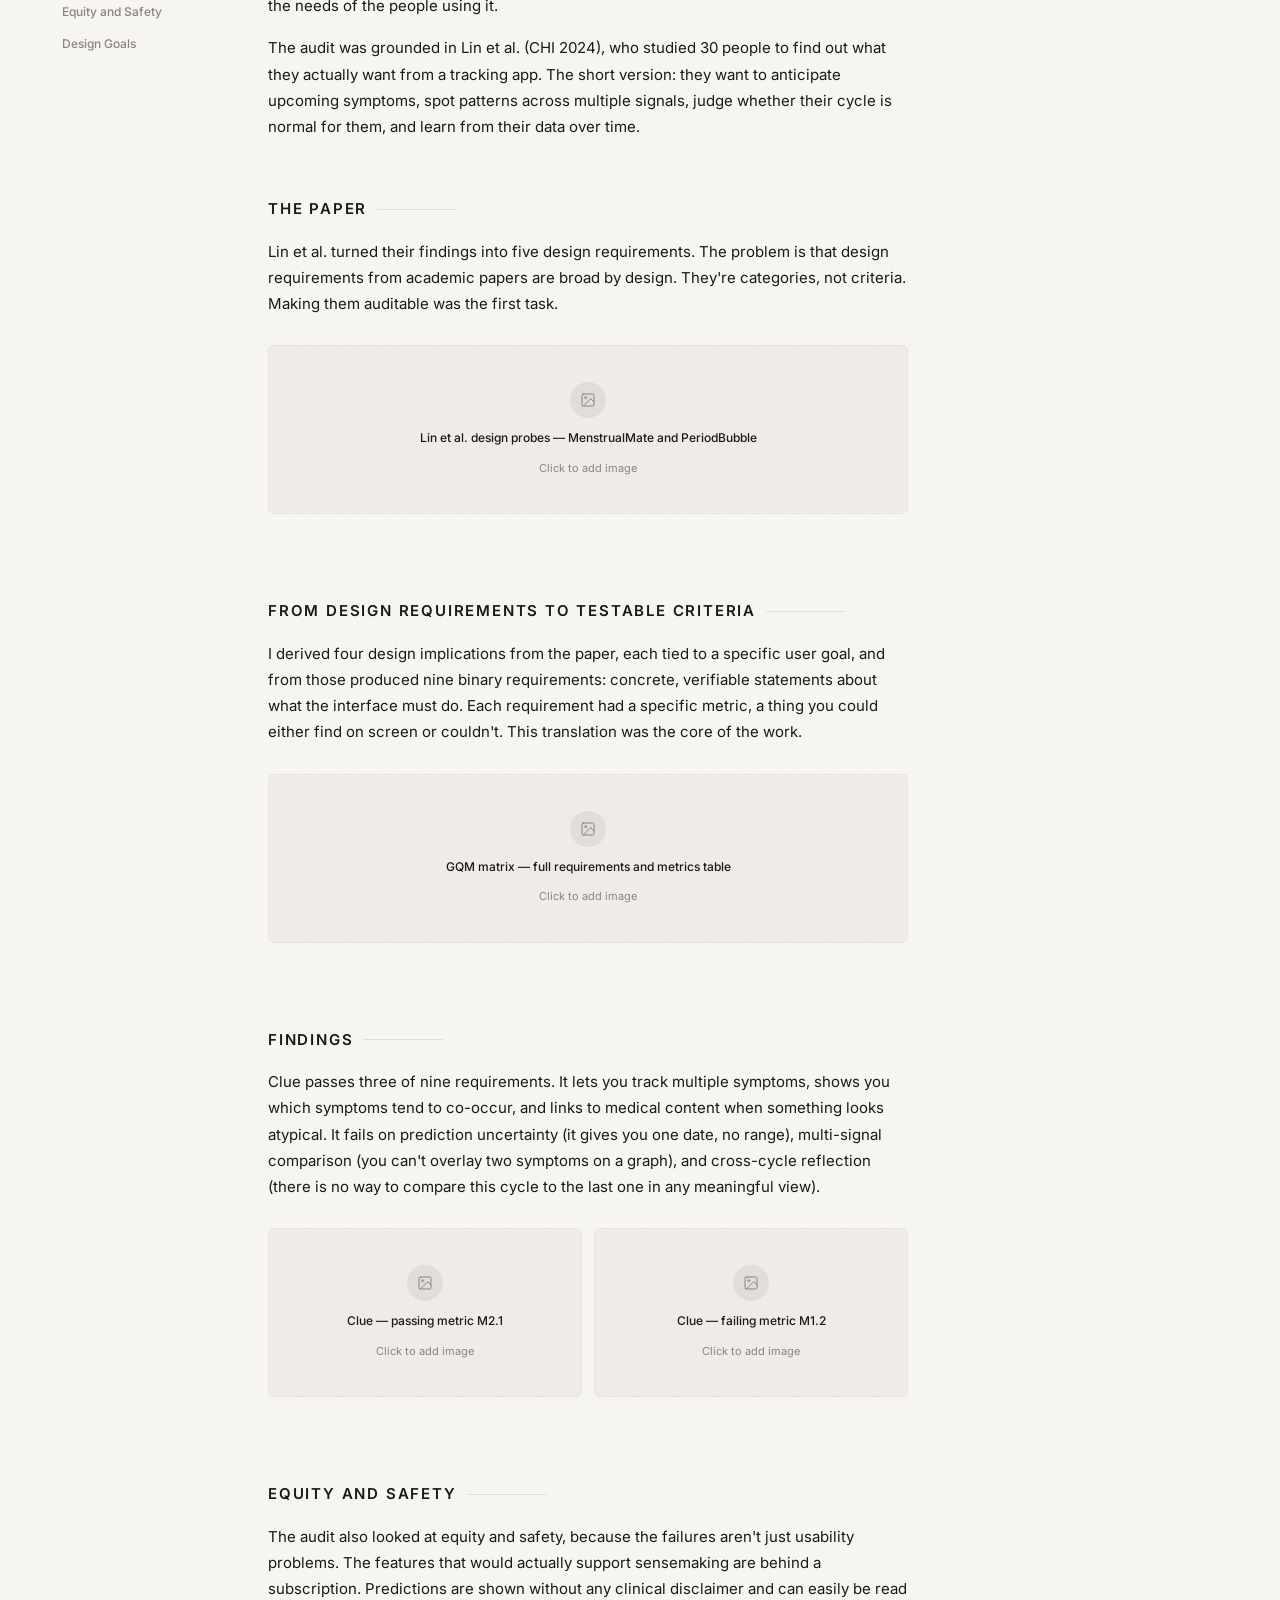
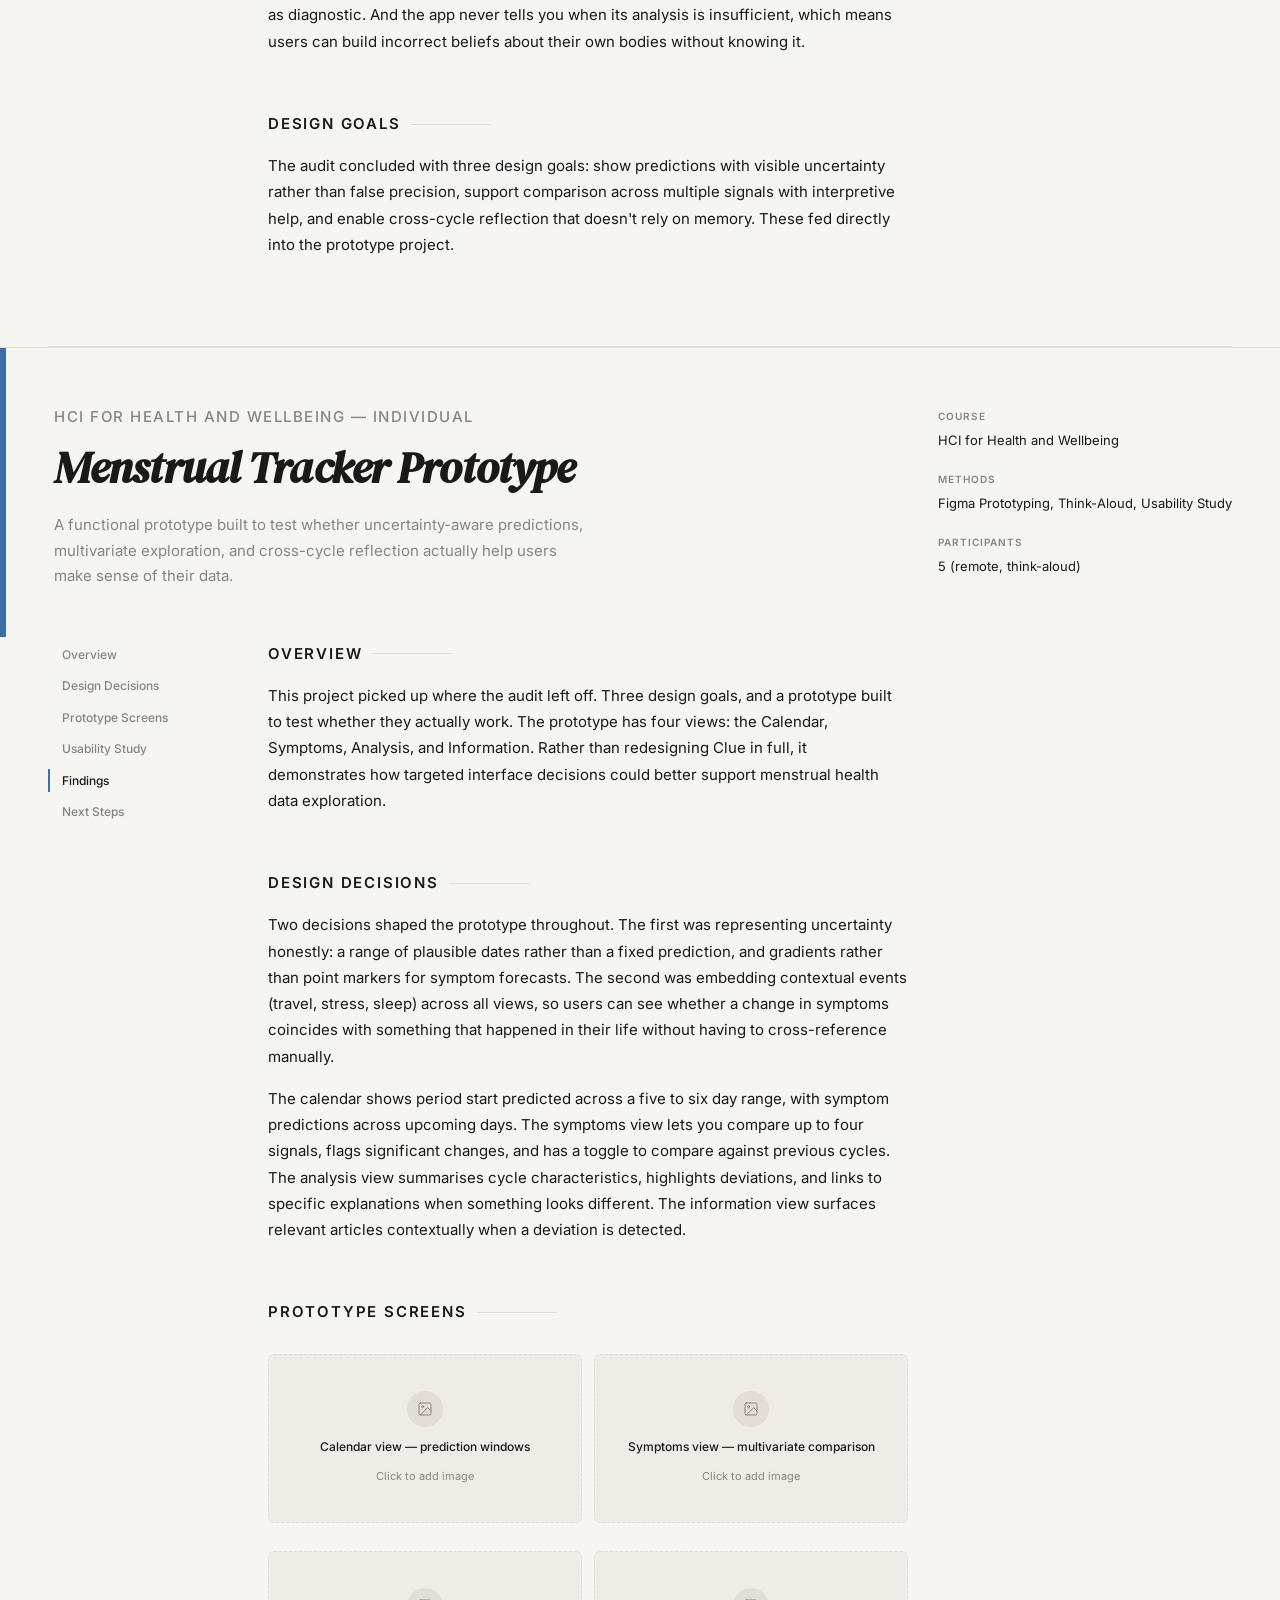
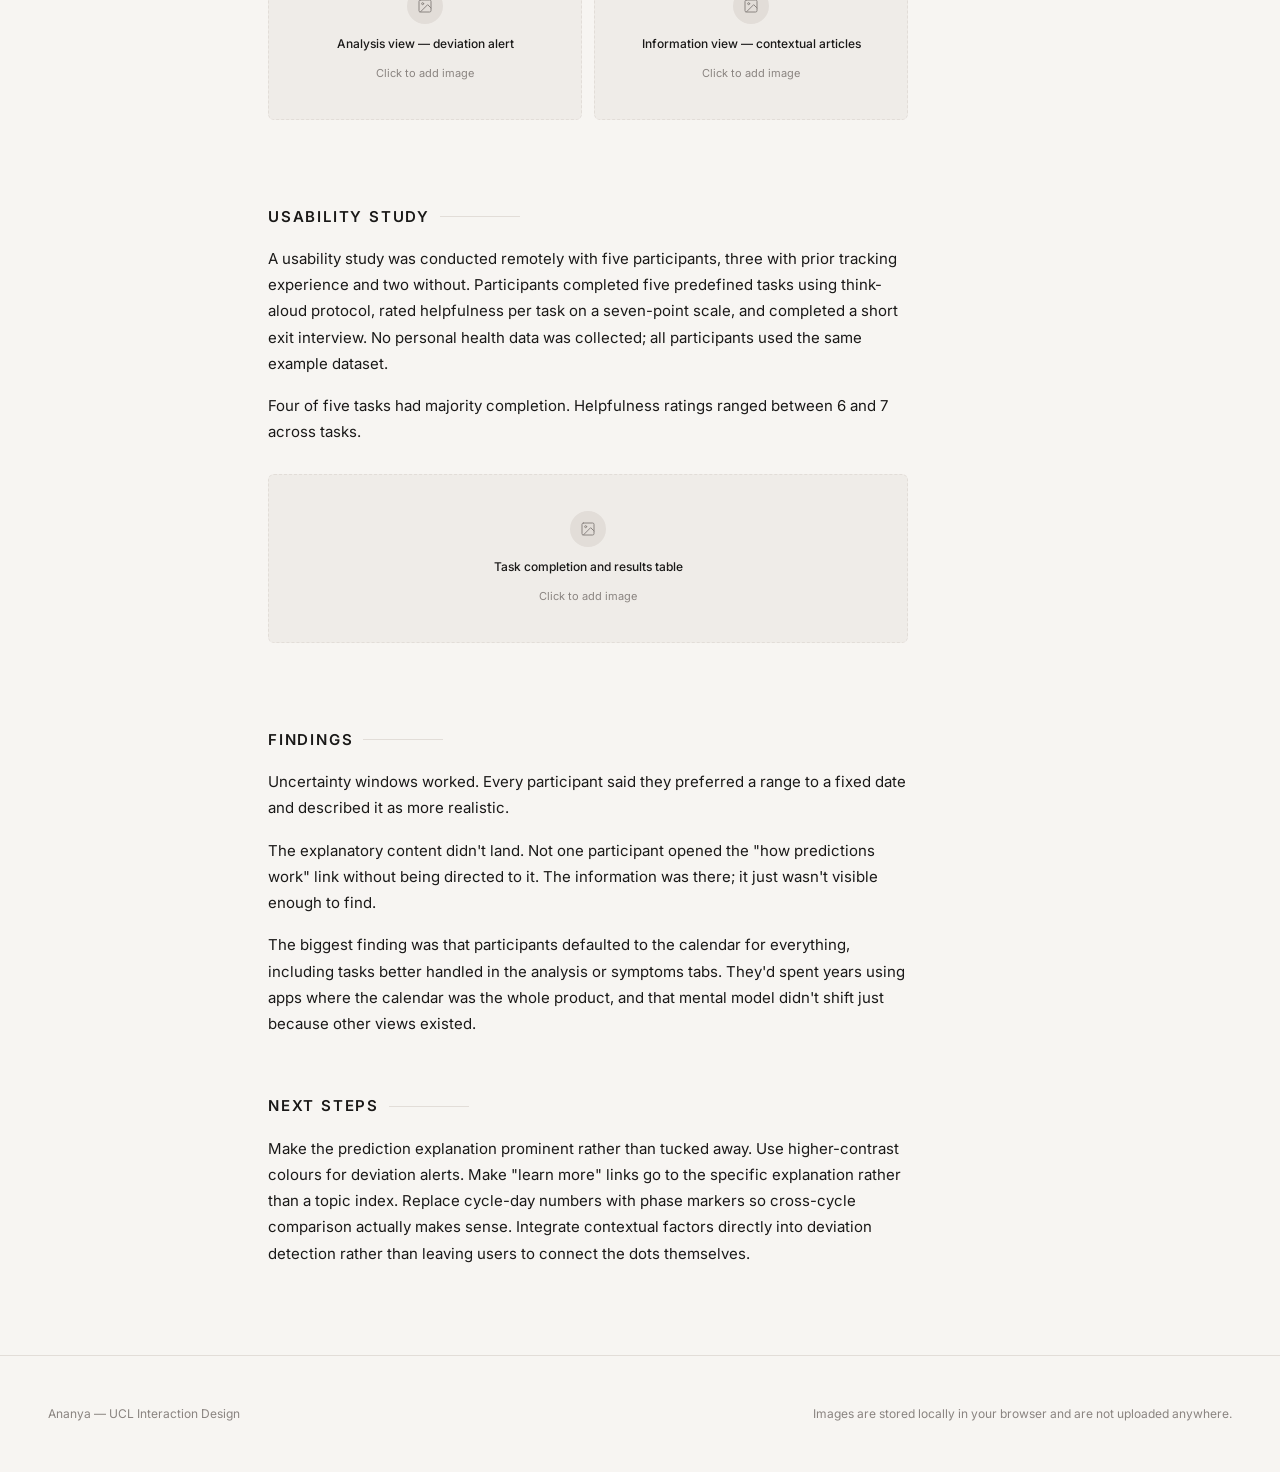
<file: portfolio.html>
<!DOCTYPE html>
<html lang="en">
<head>
<meta charset="UTF-8">
<meta name="viewport" content="width=device-width, initial-scale=1.0">
<title>Ananya — UX Portfolio</title>
<link rel="preconnect" href="https://fonts.googleapis.com">
<link rel="preconnect" href="https://fonts.gstatic.com" crossorigin>
<link href="https://fonts.googleapis.com/css2?family=DM+Serif+Display:ital@0;1&family=Inter:wght@400;500;600&display=swap" rel="stylesheet">
<style>
  *, *::before, *::after { box-sizing: border-box; margin: 0; padding: 0; }

  :root {
    --bg:       #F7F5F2;
    --ink:      #1A1918;
    --muted:    #8A8480;
    --rule:     #E2DDD8;
    --surface:  #EFECE8;

    --c1: #2E8B75;   /* Chippity teal */
    --c2: #C04A5E;   /* GQM rose */
    --c3: #3A6FA8;   /* Prototype blue */

    --font-display: 'DM Serif Display', Georgia, serif;
    --font-body:    'Inter', system-ui, sans-serif;
  }

  html { scroll-behavior: smooth; }

  body {
    background: var(--bg);
    color: var(--ink);
    font-family: var(--font-body);
    font-size: 15px;
    line-height: 1.7;
    -webkit-font-smoothing: antialiased;
  }

  /* ── NAV ── */
  nav {
    position: fixed;
    top: 0; left: 0; right: 0;
    z-index: 100;
    display: flex;
    align-items: center;
    justify-content: space-between;
    padding: 0 48px;
    height: 56px;
    background: var(--bg);
    border-bottom: 1px solid var(--rule);
  }

  .nav-name {
    font-family: var(--font-display);
    font-size: 17px;
    letter-spacing: -0.01em;
  }

  .nav-links {
    display: flex;
    gap: 32px;
    list-style: none;
  }

  .nav-links a {
    font-size: 12px;
    font-weight: 500;
    letter-spacing: 0.08em;
    text-transform: uppercase;
    text-decoration: none;
    color: var(--muted);
    transition: color 0.15s;
  }
  .nav-links a:hover { color: var(--ink); }

  /* ── HERO ── */
  .hero {
    padding: 140px 48px 80px;
    max-width: 760px;
  }

  .hero-eyebrow {
    font-size: 11px;
    font-weight: 500;
    letter-spacing: 0.1em;
    text-transform: uppercase;
    color: var(--muted);
    margin-bottom: 20px;
  }

  .hero h1 {
    font-family: var(--font-display);
    font-style: italic;
    font-size: clamp(36px, 5vw, 56px);
    line-height: 1.1;
    letter-spacing: -0.02em;
    margin-bottom: 24px;
  }

  .hero p {
    font-size: 16px;
    color: var(--muted);
    max-width: 520px;
    line-height: 1.65;
  }

  /* ── PROJECT CARDS ── */
  .cards {
    padding: 0 48px 80px;
    display: grid;
    grid-template-columns: repeat(3, 1fr);
    gap: 16px;
  }

  .card {
    display: flex;
    flex-direction: column;
    text-decoration: none;
    color: inherit;
    border: 1px solid var(--rule);
    border-radius: 8px;
    overflow: hidden;
    background: var(--bg);
    transition: border-color 0.2s, transform 0.18s, box-shadow 0.18s;
    position: relative;
  }

  .card:hover {
    border-color: var(--card-accent);
    transform: translateY(-3px);
    box-shadow: 0 8px 24px rgba(0,0,0,0.07);
  }

  /* card image slot */
  .card-image-slot {
    width: 100%;
    aspect-ratio: 16 / 9;
    background: var(--surface);
    overflow: hidden;
    flex-shrink: 0;
    display: flex;
    align-items: center;
    justify-content: center;
    position: relative;
    border-bottom: 1px solid var(--rule);
    cursor: pointer;
  }

  .card-image-slot input[type="file"] {
    position: absolute;
    inset: 0;
    opacity: 0;
    cursor: pointer;
    z-index: 2;
    width: 100%;
    height: 100%;
  }

  .card-image-inner {
    display: flex;
    flex-direction: column;
    align-items: center;
    gap: 8px;
    pointer-events: none;
    transition: opacity 0.15s;
  }

  .card-image-slot.has-image .card-image-inner { display: none; }

  .card-image-inner svg {
    width: 24px;
    height: 24px;
    color: var(--muted);
  }

  .card-image-inner span {
    font-size: 11px;
    font-weight: 500;
    color: var(--muted);
    letter-spacing: 0.05em;
  }

  .card-img-preview {
    display: none;
    position: absolute;
    inset: 0;
    width: 100%;
    height: 100%;
    object-fit: cover;
    pointer-events: none;
  }

  .card-image-slot.has-image .card-img-preview { display: block; }

  .card-img-remove {
    display: none;
    position: absolute;
    top: 8px;
    right: 8px;
    z-index: 3;
    background: rgba(26,25,24,0.65);
    color: #fff;
    border: none;
    border-radius: 4px;
    padding: 3px 8px;
    font-size: 11px;
    font-family: var(--font-body);
    cursor: pointer;
    font-weight: 500;
  }

  .card-image-slot.has-image .card-img-remove { display: block; }

  /* accent bar at top of card */
  .card::before {
    content: '';
    display: block;
    height: 4px;
    background: var(--card-accent);
    flex-shrink: 0;
  }

  .card-body {
    padding: 20px 22px 24px;
    display: flex;
    flex-direction: column;
    gap: 6px;
    flex: 1;
  }

  .card-tag {
    font-size: 10px;
    font-weight: 600;
    letter-spacing: 0.1em;
    text-transform: uppercase;
  }

  .card h3 {
    font-family: var(--font-display);
    font-style: italic;
    font-size: 21px;
    line-height: 1.2;
    letter-spacing: -0.01em;
    color: var(--ink);
    margin-top: 2px;
  }

  .card p {
    font-size: 13px;
    line-height: 1.65;
    color: var(--muted);
    flex: 1;
    margin-top: 2px;
  }

  .card-link {
    display: inline-block;
    font-size: 12px;
    font-weight: 600;
    color: var(--card-accent);
    margin-top: 14px;
    transition: letter-spacing 0.15s;
  }

  .card:hover .card-link { letter-spacing: 0.02em; }

  @media (max-width: 800px) {
    .cards { grid-template-columns: 1fr; padding: 0 24px 64px; }
  }

  /* ── PROJECT SECTION ── */
  .project {
    border-top: 1px solid var(--rule);
    padding-top: 0;
  }

  .project-header {
    display: flex;
    align-items: stretch;
    padding: 56px 48px 48px;
    border-left: 6px solid var(--accent);
    gap: 48px;
  }

  .project-header-left {
    flex: 1;
  }

  .project-eyebrow {
    font-size: 11px;
    font-weight: 500;
    letter-spacing: 0.1em;
    text-transform: uppercase;
    color: var(--accent);
    margin-bottom: 14px;
  }

  .project-header h2 {
    font-family: var(--font-display);
    font-style: italic;
    font-size: clamp(28px, 4vw, 44px);
    line-height: 1.1;
    letter-spacing: -0.02em;
    margin-bottom: 20px;
  }

  .project-header p {
    font-size: 15px;
    color: var(--muted);
    max-width: 540px;
    line-height: 1.7;
  }

  .project-meta {
    display: flex;
    flex-direction: column;
    gap: 20px;
    padding-top: 4px;
    min-width: 180px;
  }

  .meta-item {
    display: flex;
    flex-direction: column;
    gap: 4px;
  }

  .meta-label {
    font-size: 10px;
    font-weight: 600;
    letter-spacing: 0.1em;
    text-transform: uppercase;
    color: var(--muted);
  }

  .meta-value {
    font-size: 13px;
    color: var(--ink);
  }

  /* ── CONTENT LAYOUT ── */
  .project-body {
    display: grid;
    grid-template-columns: 220px 1fr;
    gap: 0;
    padding: 0 48px 80px;
  }

  .project-sidebar {
    padding-top: 4px;
    padding-right: 48px;
  }

  .sidebar-nav {
    position: sticky;
    top: 76px;
    display: flex;
    flex-direction: column;
    gap: 6px;
    list-style: none;
  }

  .sidebar-nav a {
    font-size: 12px;
    font-weight: 500;
    color: var(--muted);
    text-decoration: none;
    padding: 4px 0;
    border-left: 2px solid transparent;
    padding-left: 12px;
    transition: color 0.15s, border-color 0.15s;
  }

  .sidebar-nav a:hover,
  .sidebar-nav a.active {
    color: var(--ink);
    border-left-color: var(--accent);
  }

  /* ── CONTENT ── */
  .project-content {
    padding-top: 4px;
    max-width: 640px;
  }

  .content-section {
    padding-top: 48px;
    padding-bottom: 8px;
  }

  .content-section:first-child {
    padding-top: 0;
  }

  .section-label {
    font-size: 10px;
    font-weight: 600;
    letter-spacing: 0.12em;
    text-transform: uppercase;
    color: var(--accent);
    margin-bottom: 16px;
    display: flex;
    align-items: center;
    gap: 10px;
  }

  .section-label::after {
    content: '';
    flex: 1;
    height: 1px;
    background: var(--rule);
    max-width: 80px;
  }

  .content-section p {
    font-size: 15px;
    line-height: 1.75;
    color: var(--ink);
    margin-bottom: 16px;
  }

  .content-section p:last-child { margin-bottom: 0; }

  /* ── IMAGE SLOTS ── */
  .image-slot {
    width: 100%;
    border-radius: 6px;
    margin: 28px 0;
    cursor: pointer;
    position: relative;
    overflow: hidden;
    background: var(--surface);
    border: 1.5px dashed var(--rule);
    transition: border-color 0.2s;
  }

  .image-slot:hover {
    border-color: var(--accent);
  }

  .image-slot input[type="file"] {
    position: absolute;
    inset: 0;
    opacity: 0;
    cursor: pointer;
    z-index: 2;
    width: 100%;
    height: 100%;
  }

  .image-slot-inner {
    display: flex;
    flex-direction: column;
    align-items: center;
    justify-content: center;
    gap: 10px;
    padding: 36px 24px;
    text-align: center;
    pointer-events: none;
  }

  .image-slot.has-image .image-slot-inner {
    display: none;
  }

  .image-slot-icon {
    width: 36px;
    height: 36px;
    border-radius: 50%;
    background: var(--rule);
    display: flex;
    align-items: center;
    justify-content: center;
  }

  .image-slot-icon svg {
    width: 16px;
    height: 16px;
    stroke: var(--muted);
    fill: none;
    stroke-width: 1.5;
    stroke-linecap: round;
    stroke-linejoin: round;
  }

  .image-slot-label {
    font-size: 12px;
    font-weight: 500;
    color: var(--ink);
  }

  .image-slot-hint {
    font-size: 11px;
    color: var(--muted);
  }

  .image-slot img.slot-preview {
    display: none;
    width: 100%;
    height: auto;
    border-radius: 4px;
    pointer-events: none;
  }

  .image-slot.has-image img.slot-preview {
    display: block;
  }

  .image-slot-remove {
    display: none;
    position: absolute;
    top: 10px;
    right: 10px;
    z-index: 3;
    background: rgba(26,25,24,0.7);
    color: #fff;
    border: none;
    border-radius: 4px;
    padding: 4px 8px;
    font-size: 11px;
    font-family: var(--font-body);
    cursor: pointer;
    font-weight: 500;
  }

  .image-slot.has-image .image-slot-remove {
    display: block;
  }

  /* two images side by side */
  .image-row {
    display: grid;
    grid-template-columns: 1fr 1fr;
    gap: 12px;
    margin: 28px 0;
  }

  .image-row .image-slot {
    margin: 0;
  }

  /* ── DIVIDER ── */
  hr.section-divider {
    border: none;
    border-top: 1px solid var(--rule);
    margin: 0 48px;
  }

  /* ── FOOTER ── */
  footer {
    padding: 48px;
    border-top: 1px solid var(--rule);
    display: flex;
    align-items: center;
    justify-content: space-between;
  }

  footer p {
    font-size: 12px;
    color: var(--muted);
  }

  /* ── RESPONSIVE ── */
  @media (max-width: 800px) {
    nav { padding: 0 24px; }
    .hero { padding: 120px 24px 60px; }
    .project-header { padding: 40px 24px 36px; flex-direction: column; gap: 24px; }
    .project-body { grid-template-columns: 1fr; padding: 0 24px 60px; }
    .project-sidebar { display: none; }
    .image-row { grid-template-columns: 1fr; }
    hr.section-divider { margin: 0 24px; }
    footer { padding: 36px 24px; flex-direction: column; gap: 8px; }
  }

  @media (prefers-reduced-motion: reduce) {
    * { transition: none !important; }
  }
</style>
</head>
<body>

<!-- NAV -->
<nav>
  <span class="nav-name">Ananya</span>
  <ul class="nav-links">
    <li><a href="#chippity">Chippity</a></li>
    <li><a href="#clue">Clue Audit</a></li>
    <li><a href="#prototype">Prototype</a></li>
  </ul>
</nav>

<!-- HERO -->
<section class="hero">
  <p class="hero-eyebrow">UX / Interaction Design — UCL</p>
  <h1>Design work grounded in research.</h1>
  <p>Three projects across HCI, health tech, and sustainable interaction design. Each one started with people and ended with something testable.</p>
</section>

<!-- PROJECT CARDS -->
<div class="cards">

  <a class="card" href="#chippity" style="--card-accent: var(--c1)">
    <div class="card-image-slot" data-label="chippity-cover">
      <input type="file" accept="image/*" onchange="handleCardImage(this)">
      <div class="card-image-inner">
        <svg viewBox="0 0 24 24" fill="none" stroke="currentColor" stroke-width="1.5" stroke-linecap="round" stroke-linejoin="round"><rect x="3" y="3" width="18" height="18" rx="2"/><circle cx="8.5" cy="8.5" r="1.5"/><polyline points="21 15 16 10 5 21"/></svg>
        <span>Add cover image</span>
      </div>
      <img class="card-img-preview" alt="">
      <button class="card-img-remove" onclick="removeCardImage(event, this)">Remove</button>
    </div>
    <div class="card-body">
      <span class="card-tag" style="color: var(--c1)">Interaction Design</span>
      <h3>Chippity</h3>
      <p>A browser extension that makes the hidden costs of ChatGPT use visible and actionable, without getting in the way of why students use it.</p>
      <span class="card-link">View project &rarr;</span>
    </div>
  </a>

  <a class="card" href="#clue" style="--card-accent: var(--c2)">
    <div class="card-image-slot" data-label="clue-cover">
      <input type="file" accept="image/*" onchange="handleCardImage(this)">
      <div class="card-image-inner">
        <svg viewBox="0 0 24 24" fill="none" stroke="currentColor" stroke-width="1.5" stroke-linecap="round" stroke-linejoin="round"><rect x="3" y="3" width="18" height="18" rx="2"/><circle cx="8.5" cy="8.5" r="1.5"/><polyline points="21 15 16 10 5 21"/></svg>
        <span>Add cover image</span>
      </div>
      <img class="card-img-preview" alt="">
      <button class="card-img-remove" onclick="removeCardImage(event, this)">Remove</button>
    </div>
    <div class="card-body">
      <span class="card-tag" style="color: var(--c2)">HCI for Health</span>
      <h3>GQM Evaluation of Clue</h3>
      <p>A systematic audit of whether Clue meets the goals its users actually bring to it, using a framework grounded in CHI 2024 research.</p>
      <span class="card-link">View project &rarr;</span>
    </div>
  </a>

  <a class="card" href="#prototype" style="--card-accent: var(--c3)">
    <div class="card-image-slot" data-label="proto-cover">
      <input type="file" accept="image/*" onchange="handleCardImage(this)">
      <div class="card-image-inner">
        <svg viewBox="0 0 24 24" fill="none" stroke="currentColor" stroke-width="1.5" stroke-linecap="round" stroke-linejoin="round"><rect x="3" y="3" width="18" height="18" rx="2"/><circle cx="8.5" cy="8.5" r="1.5"/><polyline points="21 15 16 10 5 21"/></svg>
        <span>Add cover image</span>
      </div>
      <img class="card-img-preview" alt="">
      <button class="card-img-remove" onclick="removeCardImage(event, this)">Remove</button>
    </div>
    <div class="card-body">
      <span class="card-tag" style="color: var(--c3)">HCI for Health</span>
      <h3>Menstrual Tracker Prototype</h3>
      <p>A functional prototype testing whether uncertainty-aware predictions and cross-cycle reflection actually help users make sense of their data.</p>
      <span class="card-link">View project &rarr;</span>
    </div>
  </a>

</div>

<!-- ═══════════════════════════════════════════════ -->
<!-- PROJECT 1: CHIPPITY -->
<!-- ═══════════════════════════════════════════════ -->
<hr class="section-divider">
<section class="project" id="chippity" style="--accent: var(--c1)">

  <div class="project-header">
    <div class="project-header-left">
      <p class="project-eyebrow">Interaction Design — Group Project</p>
      <h2>Chippity: Reflective LLM Use in Higher Education</h2>
      <p>A browser extension that makes the hidden costs of ChatGPT use visible — cognitive and environmental — without getting in the way of why students use it.</p>
    </div>
    <div class="project-meta">
      <div class="meta-item">
        <span class="meta-label">Course</span>
        <span class="meta-value">Interaction Design</span>
      </div>
      <div class="meta-item">
        <span class="meta-label">Methods</span>
        <span class="meta-value">Interviews, Thematic Analysis, Prototyping, User Evaluation</span>
      </div>
      <div class="meta-item">
        <span class="meta-label">Team</span>
        <span class="meta-value">5 people</span>
      </div>
    </div>
  </div>

  <div class="project-body">
    <aside class="project-sidebar">
      <ul class="sidebar-nav" id="nav-chippity">
        <li><a href="#c-overview">Overview</a></li>
        <li><a href="#c-research">Research</a></li>
        <li><a href="#c-process">Design Process</a></li>
        <li><a href="#c-lofi">Low-fi Prototype</a></li>
        <li><a href="#c-hifi">High-fi Prototype</a></li>
        <li><a href="#c-outcomes">Outcomes</a></li>
      </ul>
    </aside>

    <div class="project-content">

      <div class="content-section" id="c-overview">
        <p class="section-label">Overview</p>
        <p>LLM use in higher education is growing fast, and the interfaces students use offer no support for thinking critically about that use. Every prompt draws on energy-intensive infrastructure, and sustained reliance on LLM output reorganises how students think, weakening the conditions for independent reasoning. Students are aware of both. They still don't change their behaviour. Chippity is a browser extension with a companion mobile app designed to address that gap, not by restricting use, but by making its costs visible and actionable at the point of interaction.</p>
        <p>The research question driving the project was whether cognitive dependence and environmental impact could be made perceptible within existing LLM workflows, without undermining the convenience that makes students use them in the first place.</p>
      </div>

      <div class="content-section" id="c-research">
        <p class="section-label">Research</p>
        <p>The design process began with 15 semi-structured interviews with regular LLM users. Reflexive thematic analysis produced four themes: convenience normalises patterned reliance, students have genuine concerns about losing cognitive agency, environmental impact is invisible and weakly motivating, and there is a persistent gap between intention and behaviour. Students could articulate what they should do differently. Nothing in the interface gave them a moment to act on it.</p>

        <div class="image-row">
          <div class="image-slot" data-label="Interview setup or notes">
            <input type="file" accept="image/*" onchange="handleImage(this)">
            <div class="image-slot-inner">
              <div class="image-slot-icon"><svg viewBox="0 0 24 24"><rect x="3" y="3" width="18" height="18" rx="2"/><circle cx="8.5" cy="8.5" r="1.5"/><polyline points="21 15 16 10 5 21"/></svg></div>
              <span class="image-slot-label">Interview setup or notes</span>
              <span class="image-slot-hint">Click to add image</span>
            </div>
            <img class="slot-preview" alt="">
            <button class="image-slot-remove" onclick="removeImage(this)">Remove</button>
          </div>
          <div class="image-slot" data-label="Affinity wall / thematic analysis">
            <input type="file" accept="image/*" onchange="handleImage(this)">
            <div class="image-slot-inner">
              <div class="image-slot-icon"><svg viewBox="0 0 24 24"><rect x="3" y="3" width="18" height="18" rx="2"/><circle cx="8.5" cy="8.5" r="1.5"/><polyline points="21 15 16 10 5 21"/></svg></div>
              <span class="image-slot-label">Affinity wall / thematic analysis</span>
              <span class="image-slot-hint">Click to add image</span>
            </div>
            <img class="slot-preview" alt="">
            <button class="image-slot-remove" onclick="removeImage(this)">Remove</button>
          </div>
        </div>
      </div>

      <div class="content-section" id="c-process">
        <p class="section-label">Design Process</p>
        <p>Those findings shaped the requirements directly. Any intervention had to work within the moment of prompting, had to preserve students' sense of control, and had to fit into existing study routines without adding friction. A Crazy 8s workshop generated directions including wearables, standalone GPT interfaces, and goal-setting dashboards. The screening criterion was simple: does this require leaving ChatGPT? Anything that did was discarded. A browser extension was the only option that kept reflection inside the interface students already use.</p>

        <div class="image-slot" data-label="Crazy 8s workshop / ideation sketches">
          <input type="file" accept="image/*" onchange="handleImage(this)">
          <div class="image-slot-inner">
            <div class="image-slot-icon"><svg viewBox="0 0 24 24"><rect x="3" y="3" width="18" height="18" rx="2"/><circle cx="8.5" cy="8.5" r="1.5"/><polyline points="21 15 16 10 5 21"/></svg></div>
            <span class="image-slot-label">Crazy 8s workshop / ideation sketches</span>
            <span class="image-slot-hint">Click to add image</span>
          </div>
          <img class="slot-preview" alt="">
          <button class="image-slot-remove" onclick="removeImage(this)">Remove</button>
        </div>

        <div class="image-slot" data-label="Personas">
          <input type="file" accept="image/*" onchange="handleImage(this)">
          <div class="image-slot-inner">
            <div class="image-slot-icon"><svg viewBox="0 0 24 24"><rect x="3" y="3" width="18" height="18" rx="2"/><circle cx="8.5" cy="8.5" r="1.5"/><polyline points="21 15 16 10 5 21"/></svg></div>
            <span class="image-slot-label">Personas</span>
            <span class="image-slot-hint">Click to add image</span>
          </div>
          <img class="slot-preview" alt="">
          <button class="image-slot-remove" onclick="removeImage(this)">Remove</button>
        </div>
      </div>

      <div class="content-section" id="c-lofi">
        <p class="section-label">Low-fi Prototype + First Evaluation</p>
        <p>The low-fidelity prototype included pre-set profiles, a settings page, 15 pop-up nudge variants tested across different screen positions, personal usage statistics, and community features. Testing with 5 participants revealed that tone mattered more than content. Nudges that felt prescriptive or moralising were dismissed. Nudges framed as invitations to reflect were rated consistently helpful. All participants placed the system closer to helpful than intrusive.</p>

        <div class="image-row">
          <div class="image-slot" data-label="Lo-fi prototype screens">
            <input type="file" accept="image/*" onchange="handleImage(this)">
            <div class="image-slot-inner">
              <div class="image-slot-icon"><svg viewBox="0 0 24 24"><rect x="3" y="3" width="18" height="18" rx="2"/><circle cx="8.5" cy="8.5" r="1.5"/><polyline points="21 15 16 10 5 21"/></svg></div>
              <span class="image-slot-label">Lo-fi prototype screens</span>
              <span class="image-slot-hint">Click to add image</span>
            </div>
            <img class="slot-preview" alt="">
            <button class="image-slot-remove" onclick="removeImage(this)">Remove</button>
          </div>
          <div class="image-slot" data-label="Pop-up ratings table">
            <input type="file" accept="image/*" onchange="handleImage(this)">
            <div class="image-slot-inner">
              <div class="image-slot-icon"><svg viewBox="0 0 24 24"><rect x="3" y="3" width="18" height="18" rx="2"/><circle cx="8.5" cy="8.5" r="1.5"/><polyline points="21 15 16 10 5 21"/></svg></div>
              <span class="image-slot-label">Pop-up ratings table</span>
              <span class="image-slot-hint">Click to add image</span>
            </div>
            <img class="slot-preview" alt="">
            <button class="image-slot-remove" onclick="removeImage(this)">Remove</button>
          </div>
        </div>
      </div>

      <div class="content-section" id="c-hifi">
        <p class="section-label">High-fi Prototype + Second Evaluation</p>
        <p>The high-fidelity prototype introduced four profiles (Eco Mode, Think Mode, Smart Balance, Custom), 18 refined prompts, a mascot for personal engagement, and a community dashboard showing cohort-level usage. A second round of in-person testing with 4 participants produced further refinements to font size, button logic, settings clarity, and hover descriptions.</p>

        <div class="image-row">
          <div class="image-slot" data-label="Extension set-up flow">
            <input type="file" accept="image/*" onchange="handleImage(this)">
            <div class="image-slot-inner">
              <div class="image-slot-icon"><svg viewBox="0 0 24 24"><rect x="3" y="3" width="18" height="18" rx="2"/><circle cx="8.5" cy="8.5" r="1.5"/><polyline points="21 15 16 10 5 21"/></svg></div>
              <span class="image-slot-label">Extension set-up flow</span>
              <span class="image-slot-hint">Click to add image</span>
            </div>
            <img class="slot-preview" alt="">
            <button class="image-slot-remove" onclick="removeImage(this)">Remove</button>
          </div>
          <div class="image-slot" data-label="Nudge on ChatGPT interface">
            <input type="file" accept="image/*" onchange="handleImage(this)">
            <div class="image-slot-inner">
              <div class="image-slot-icon"><svg viewBox="0 0 24 24"><rect x="3" y="3" width="18" height="18" rx="2"/><circle cx="8.5" cy="8.5" r="1.5"/><polyline points="21 15 16 10 5 21"/></svg></div>
              <span class="image-slot-label">Nudge on ChatGPT interface</span>
              <span class="image-slot-hint">Click to add image</span>
            </div>
            <img class="slot-preview" alt="">
            <button class="image-slot-remove" onclick="removeImage(this)">Remove</button>
          </div>
        </div>

        <div class="image-row">
          <div class="image-slot" data-label="Community dashboard">
            <input type="file" accept="image/*" onchange="handleImage(this)">
            <div class="image-slot-inner">
              <div class="image-slot-icon"><svg viewBox="0 0 24 24"><rect x="3" y="3" width="18" height="18" rx="2"/><circle cx="8.5" cy="8.5" r="1.5"/><polyline points="21 15 16 10 5 21"/></svg></div>
              <span class="image-slot-label">Community dashboard</span>
              <span class="image-slot-hint">Click to add image</span>
            </div>
            <img class="slot-preview" alt="">
            <button class="image-slot-remove" onclick="removeImage(this)">Remove</button>
          </div>
          <div class="image-slot" data-label="Profile settings / hover descriptions">
            <input type="file" accept="image/*" onchange="handleImage(this)">
            <div class="image-slot-inner">
              <div class="image-slot-icon"><svg viewBox="0 0 24 24"><rect x="3" y="3" width="18" height="18" rx="2"/><circle cx="8.5" cy="8.5" r="1.5"/><polyline points="21 15 16 10 5 21"/></svg></div>
              <span class="image-slot-label">Profile settings / hover descriptions</span>
              <span class="image-slot-hint">Click to add image</span>
            </div>
            <img class="slot-preview" alt="">
            <button class="image-slot-remove" onclick="removeImage(this)">Remove</button>
          </div>
        </div>
      </div>

      <div class="content-section" id="c-outcomes">
        <p class="section-label">Outcomes</p>
        <p>The final system demonstrates that reflective scaffolding can be embedded within existing LLM workflows without sacrificing convenience. The community feature produced the strongest response across both evaluations. Knowing peers were attempting similar goals made individual effort feel worth sustaining. The project produced three contributions: a qualitative account of how students experience cognitive offloading and environmental invisibility, a working system introducing a reflective layer over existing LLM interfaces, and a set of design principles for responsible LLM use in higher education.</p>
      </div>

    </div>
  </div>
</section>

<!-- ═══════════════════════════════════════════════ -->
<!-- PROJECT 2: GQM CLUE -->
<!-- ═══════════════════════════════════════════════ -->
<hr class="section-divider">
<section class="project" id="clue" style="--accent: var(--c2)">

  <div class="project-header">
    <div class="project-header-left">
      <p class="project-eyebrow">HCI for Health and Wellbeing — Individual</p>
      <h2>A GQM Evaluation of Clue</h2>
      <p>A systematic audit of the menstrual tracking app Clue, asking whether it actually supports the goals users bring to it — or just the ones it was designed around.</p>
    </div>
    <div class="project-meta">
      <div class="meta-item">
        <span class="meta-label">Course</span>
        <span class="meta-value">HCI for Health and Wellbeing</span>
      </div>
      <div class="meta-item">
        <span class="meta-label">Methods</span>
        <span class="meta-value">GQM Framework, Heuristic Audit, Literature Analysis</span>
      </div>
      <div class="meta-item">
        <span class="meta-label">Framework</span>
        <span class="meta-value">Lin et al., CHI 2024</span>
      </div>
    </div>
  </div>

  <div class="project-body">
    <aside class="project-sidebar">
      <ul class="sidebar-nav" id="nav-clue">
        <li><a href="#g-overview">Overview</a></li>
        <li><a href="#g-paper">The Paper</a></li>
        <li><a href="#g-translation">From DRs to Criteria</a></li>
        <li><a href="#g-findings">Findings</a></li>
        <li><a href="#g-equity">Equity and Safety</a></li>
        <li><a href="#g-goals">Design Goals</a></li>
      </ul>
    </aside>

    <div class="project-content">

      <div class="content-section" id="g-overview">
        <p class="section-label">Overview</p>
        <p>Menstrual tracking apps are mostly glorified calendars. They predict when your next period is and let you log symptoms. What they don't do is help you understand your data. This audit asked whether Clue, one of the most popular apps in the space, actually meets the needs of the people using it.</p>
        <p>The audit was grounded in Lin et al. (CHI 2024), who studied 30 people to find out what they actually want from a tracking app. The short version: they want to anticipate upcoming symptoms, spot patterns across multiple signals, judge whether their cycle is normal for them, and learn from their data over time.</p>
      </div>

      <div class="content-section" id="g-paper">
        <p class="section-label">The Paper</p>
        <p>Lin et al. turned their findings into five design requirements. The problem is that design requirements from academic papers are broad by design. They're categories, not criteria. Making them auditable was the first task.</p>

        <div class="image-slot" data-label="Lin et al. design probes — MenstrualMate and PeriodBubble">
          <input type="file" accept="image/*" onchange="handleImage(this)">
          <div class="image-slot-inner">
            <div class="image-slot-icon"><svg viewBox="0 0 24 24"><rect x="3" y="3" width="18" height="18" rx="2"/><circle cx="8.5" cy="8.5" r="1.5"/><polyline points="21 15 16 10 5 21"/></svg></div>
            <span class="image-slot-label">Lin et al. design probes — MenstrualMate and PeriodBubble</span>
            <span class="image-slot-hint">Click to add image</span>
          </div>
          <img class="slot-preview" alt="">
          <button class="image-slot-remove" onclick="removeImage(this)">Remove</button>
        </div>
      </div>

      <div class="content-section" id="g-translation">
        <p class="section-label">From Design Requirements to Testable Criteria</p>
        <p>I derived four design implications from the paper, each tied to a specific user goal, and from those produced nine binary requirements: concrete, verifiable statements about what the interface must do. Each requirement had a specific metric, a thing you could either find on screen or couldn't. This translation was the core of the work.</p>

        <div class="image-slot" data-label="GQM matrix — full requirements and metrics table">
          <input type="file" accept="image/*" onchange="handleImage(this)">
          <div class="image-slot-inner">
            <div class="image-slot-icon"><svg viewBox="0 0 24 24"><rect x="3" y="3" width="18" height="18" rx="2"/><circle cx="8.5" cy="8.5" r="1.5"/><polyline points="21 15 16 10 5 21"/></svg></div>
            <span class="image-slot-label">GQM matrix — full requirements and metrics table</span>
            <span class="image-slot-hint">Click to add image</span>
          </div>
          <img class="slot-preview" alt="">
          <button class="image-slot-remove" onclick="removeImage(this)">Remove</button>
        </div>
      </div>

      <div class="content-section" id="g-findings">
        <p class="section-label">Findings</p>
        <p>Clue passes three of nine requirements. It lets you track multiple symptoms, shows you which symptoms tend to co-occur, and links to medical content when something looks atypical. It fails on prediction uncertainty (it gives you one date, no range), multi-signal comparison (you can't overlay two symptoms on a graph), and cross-cycle reflection (there is no way to compare this cycle to the last one in any meaningful view).</p>

        <div class="image-row">
          <div class="image-slot" data-label="Clue screenshot — passing metric M2.1 (symptom tracking)">
            <input type="file" accept="image/*" onchange="handleImage(this)">
            <div class="image-slot-inner">
              <div class="image-slot-icon"><svg viewBox="0 0 24 24"><rect x="3" y="3" width="18" height="18" rx="2"/><circle cx="8.5" cy="8.5" r="1.5"/><polyline points="21 15 16 10 5 21"/></svg></div>
              <span class="image-slot-label">Clue — passing metric M2.1</span>
              <span class="image-slot-hint">Click to add image</span>
            </div>
            <img class="slot-preview" alt="">
            <button class="image-slot-remove" onclick="removeImage(this)">Remove</button>
          </div>
          <div class="image-slot" data-label="Clue screenshot — failing metric M1.2 (single date prediction)">
            <input type="file" accept="image/*" onchange="handleImage(this)">
            <div class="image-slot-inner">
              <div class="image-slot-icon"><svg viewBox="0 0 24 24"><rect x="3" y="3" width="18" height="18" rx="2"/><circle cx="8.5" cy="8.5" r="1.5"/><polyline points="21 15 16 10 5 21"/></svg></div>
              <span class="image-slot-label">Clue — failing metric M1.2</span>
              <span class="image-slot-hint">Click to add image</span>
            </div>
            <img class="slot-preview" alt="">
            <button class="image-slot-remove" onclick="removeImage(this)">Remove</button>
          </div>
        </div>
      </div>

      <div class="content-section" id="g-equity">
        <p class="section-label">Equity and Safety</p>
        <p>The audit also looked at equity and safety, because the failures aren't just usability problems. The features that would actually support sensemaking are behind a subscription. Predictions are shown without any clinical disclaimer and can easily be read as diagnostic. And the app never tells you when its analysis is insufficient, which means users can build incorrect beliefs about their own bodies without knowing it.</p>
      </div>

      <div class="content-section" id="g-goals">
        <p class="section-label">Design Goals</p>
        <p>The audit concluded with three design goals: show predictions with visible uncertainty rather than false precision, support comparison across multiple signals with interpretive help, and enable cross-cycle reflection that doesn't rely on memory. These fed directly into the prototype project.</p>
      </div>

    </div>
  </div>
</section>

<!-- ═══════════════════════════════════════════════ -->
<!-- PROJECT 3: PROTOTYPE -->
<!-- ═══════════════════════════════════════════════ -->
<hr class="section-divider">
<section class="project" id="prototype" style="--accent: var(--c3)">

  <div class="project-header">
    <div class="project-header-left">
      <p class="project-eyebrow">HCI for Health and Wellbeing — Individual</p>
      <h2>Menstrual Tracker Prototype</h2>
      <p>A functional prototype built to test whether uncertainty-aware predictions, multivariate exploration, and cross-cycle reflection actually help users make sense of their data.</p>
    </div>
    <div class="project-meta">
      <div class="meta-item">
        <span class="meta-label">Course</span>
        <span class="meta-value">HCI for Health and Wellbeing</span>
      </div>
      <div class="meta-item">
        <span class="meta-label">Methods</span>
        <span class="meta-value">Figma Prototyping, Think-Aloud, Usability Study</span>
      </div>
      <div class="meta-item">
        <span class="meta-label">Participants</span>
        <span class="meta-value">5 (remote, think-aloud)</span>
      </div>
    </div>
  </div>

  <div class="project-body">
    <aside class="project-sidebar">
      <ul class="sidebar-nav" id="nav-proto">
        <li><a href="#p-overview">Overview</a></li>
        <li><a href="#p-design">Design Decisions</a></li>
        <li><a href="#p-screens">Prototype Screens</a></li>
        <li><a href="#p-study">Usability Study</a></li>
        <li><a href="#p-findings">Findings</a></li>
        <li><a href="#p-next">Next Steps</a></li>
      </ul>
    </aside>

    <div class="project-content">

      <div class="content-section" id="p-overview">
        <p class="section-label">Overview</p>
        <p>This project picked up where the audit left off. Three design goals, and a prototype built to test whether they actually work. The prototype has four views: the Calendar, Symptoms, Analysis, and Information. Rather than redesigning Clue in full, it demonstrates how targeted interface decisions could better support menstrual health data exploration.</p>
      </div>

      <div class="content-section" id="p-design">
        <p class="section-label">Design Decisions</p>
        <p>Two decisions shaped the prototype throughout. The first was representing uncertainty honestly: a range of plausible dates rather than a fixed prediction, and gradients rather than point markers for symptom forecasts. The second was embedding contextual events (travel, stress, sleep) across all views, so users can see whether a change in symptoms coincides with something that happened in their life without having to cross-reference manually.</p>
        <p>The calendar shows period start predicted across a five to six day range, with symptom predictions across upcoming days. The symptoms view lets you compare up to four signals, flags significant changes, and has a toggle to compare against previous cycles. The analysis view summarises cycle characteristics, highlights deviations, and links to specific explanations when something looks different. The information view surfaces relevant articles contextually when a deviation is detected.</p>
      </div>

      <div class="content-section" id="p-screens">
        <p class="section-label">Prototype Screens</p>

        <div class="image-row">
          <div class="image-slot" data-label="Calendar view — prediction windows">
            <input type="file" accept="image/*" onchange="handleImage(this)">
            <div class="image-slot-inner">
              <div class="image-slot-icon"><svg viewBox="0 0 24 24"><rect x="3" y="3" width="18" height="18" rx="2"/><circle cx="8.5" cy="8.5" r="1.5"/><polyline points="21 15 16 10 5 21"/></svg></div>
              <span class="image-slot-label">Calendar view — prediction windows</span>
              <span class="image-slot-hint">Click to add image</span>
            </div>
            <img class="slot-preview" alt="">
            <button class="image-slot-remove" onclick="removeImage(this)">Remove</button>
          </div>
          <div class="image-slot" data-label="Symptoms view — multivariate comparison">
            <input type="file" accept="image/*" onchange="handleImage(this)">
            <div class="image-slot-inner">
              <div class="image-slot-icon"><svg viewBox="0 0 24 24"><rect x="3" y="3" width="18" height="18" rx="2"/><circle cx="8.5" cy="8.5" r="1.5"/><polyline points="21 15 16 10 5 21"/></svg></div>
              <span class="image-slot-label">Symptoms view — multivariate comparison</span>
              <span class="image-slot-hint">Click to add image</span>
            </div>
            <img class="slot-preview" alt="">
            <button class="image-slot-remove" onclick="removeImage(this)">Remove</button>
          </div>
        </div>

        <div class="image-row">
          <div class="image-slot" data-label="Analysis view — deviation alert and learn more">
            <input type="file" accept="image/*" onchange="handleImage(this)">
            <div class="image-slot-inner">
              <div class="image-slot-icon"><svg viewBox="0 0 24 24"><rect x="3" y="3" width="18" height="18" rx="2"/><circle cx="8.5" cy="8.5" r="1.5"/><polyline points="21 15 16 10 5 21"/></svg></div>
              <span class="image-slot-label">Analysis view — deviation alert</span>
              <span class="image-slot-hint">Click to add image</span>
            </div>
            <img class="slot-preview" alt="">
            <button class="image-slot-remove" onclick="removeImage(this)">Remove</button>
          </div>
          <div class="image-slot" data-label="Information view — contextually surfaced articles">
            <input type="file" accept="image/*" onchange="handleImage(this)">
            <div class="image-slot-inner">
              <div class="image-slot-icon"><svg viewBox="0 0 24 24"><rect x="3" y="3" width="18" height="18" rx="2"/><circle cx="8.5" cy="8.5" r="1.5"/><polyline points="21 15 16 10 5 21"/></svg></div>
              <span class="image-slot-label">Information view — contextual articles</span>
              <span class="image-slot-hint">Click to add image</span>
            </div>
            <img class="slot-preview" alt="">
            <button class="image-slot-remove" onclick="removeImage(this)">Remove</button>
          </div>
        </div>
      </div>

      <div class="content-section" id="p-study">
        <p class="section-label">Usability Study</p>
        <p>A usability study was conducted remotely with five participants, three with prior tracking experience and two without. Participants completed five predefined tasks using think-aloud protocol, rated helpfulness per task on a seven-point scale, and completed a short exit interview. No personal health data was collected; all participants used the same example dataset.</p>
        <p>Four of five tasks had majority completion. Helpfulness ratings ranged between 6 and 7 across tasks.</p>

        <div class="image-slot" data-label="Task completion and results table">
          <input type="file" accept="image/*" onchange="handleImage(this)">
          <div class="image-slot-inner">
            <div class="image-slot-icon"><svg viewBox="0 0 24 24"><rect x="3" y="3" width="18" height="18" rx="2"/><circle cx="8.5" cy="8.5" r="1.5"/><polyline points="21 15 16 10 5 21"/></svg></div>
            <span class="image-slot-label">Task completion and results table</span>
            <span class="image-slot-hint">Click to add image</span>
          </div>
          <img class="slot-preview" alt="">
          <button class="image-slot-remove" onclick="removeImage(this)">Remove</button>
        </div>
      </div>

      <div class="content-section" id="p-findings">
        <p class="section-label">Findings</p>
        <p>Uncertainty windows worked. Every participant said they preferred a range to a fixed date and described it as more realistic.</p>
        <p>The explanatory content didn't land. Not one participant opened the "how predictions work" link without being directed to it. The information was there; it just wasn't visible enough to find.</p>
        <p>The biggest finding was that participants defaulted to the calendar for everything, including tasks better handled in the analysis or symptoms tabs. They'd spent years using apps where the calendar was the whole product, and that mental model didn't shift just because other views existed.</p>
      </div>

      <div class="content-section" id="p-next">
        <p class="section-label">Next Steps</p>
        <p>Make the prediction explanation prominent rather than tucked away. Use higher-contrast colours for deviation alerts. Make "learn more" links go to the specific explanation rather than a topic index. Replace cycle-day numbers with phase markers so cross-cycle comparison actually makes sense. Integrate contextual factors directly into deviation detection rather than leaving users to connect the dots themselves.</p>
      </div>

    </div>
  </div>
</section>

<footer>
  <p>Ananya — UCL Interaction Design</p>
  <p>Images are stored locally in your browser and are not uploaded anywhere.</p>
</footer>

<script>
  // ── Card image upload handling ─────────────────────────────────────────────
  function handleCardImage(input) {
    const slot = input.closest('.card-image-slot');
    const file = input.files[0];
    if (!file) return;
    const reader = new FileReader();
    reader.onload = e => {
      const img = slot.querySelector('.card-img-preview');
      img.src = e.target.result;
      slot.classList.add('has-image');
      const label = slot.dataset.label;
      try { sessionStorage.setItem('cardimg_' + label, e.target.result); } catch(e) {}
    };
    reader.readAsDataURL(file);
  }

  function removeCardImage(event, btn) {
    event.preventDefault();
    const slot = btn.closest('.card-image-slot');
    const img = slot.querySelector('.card-img-preview');
    const fileInput = slot.querySelector('input[type="file"]');
    img.src = '';
    slot.classList.remove('has-image');
    fileInput.value = '';
    const label = slot.dataset.label;
    try { sessionStorage.removeItem('cardimg_' + label); } catch(e) {}
  }

  // Restore card images from sessionStorage
  document.querySelectorAll('.card-image-slot').forEach(slot => {
    const label = slot.dataset.label;
    try {
      const saved = sessionStorage.getItem('cardimg_' + label);
      if (saved) {
        const img = slot.querySelector('.card-img-preview');
        img.src = saved;
        slot.classList.add('has-image');
      }
    } catch(e) {}
  });

  // ── Image upload handling ──────────────────────────────────────────────────
  function handleImage(input) {
    const slot = input.closest('.image-slot');
    const file = input.files[0];
    if (!file) return;
    const reader = new FileReader();
    reader.onload = e => {
      const img = slot.querySelector('.slot-preview');
      img.src = e.target.result;
      slot.classList.add('has-image');
      // save to sessionStorage keyed by label
      const label = slot.dataset.label;
      try { sessionStorage.setItem('img_' + label, e.target.result); } catch(e) {}
    };
    reader.readAsDataURL(file);
  }

  function removeImage(btn) {
    const slot = btn.closest('.image-slot');
    const img = slot.querySelector('.slot-preview');
    const fileInput = slot.querySelector('input[type="file"]');
    img.src = '';
    slot.classList.remove('has-image');
    fileInput.value = '';
    const label = slot.dataset.label;
    try { sessionStorage.removeItem('img_' + label); } catch(e) {}
  }

  // Restore images from sessionStorage on load
  document.querySelectorAll('.image-slot').forEach(slot => {
    const label = slot.dataset.label;
    try {
      const saved = sessionStorage.getItem('img_' + label);
      if (saved) {
        const img = slot.querySelector('.slot-preview');
        img.src = saved;
        slot.classList.add('has-image');
      }
    } catch(e) {}
  });

  // ── Sidebar active state on scroll ────────────────────────────────────────
  const sections = document.querySelectorAll('.content-section[id]');
  const navLinks = document.querySelectorAll('.sidebar-nav a');

  const observer = new IntersectionObserver(entries => {
    entries.forEach(entry => {
      if (entry.isIntersecting) {
        navLinks.forEach(a => {
          a.classList.toggle('active', a.getAttribute('href') === '#' + entry.target.id);
        });
      }
    });
  }, { rootMargin: '-20% 0px -70% 0px' });

  sections.forEach(s => observer.observe(s));
</script>

</body>
</html>
</file>
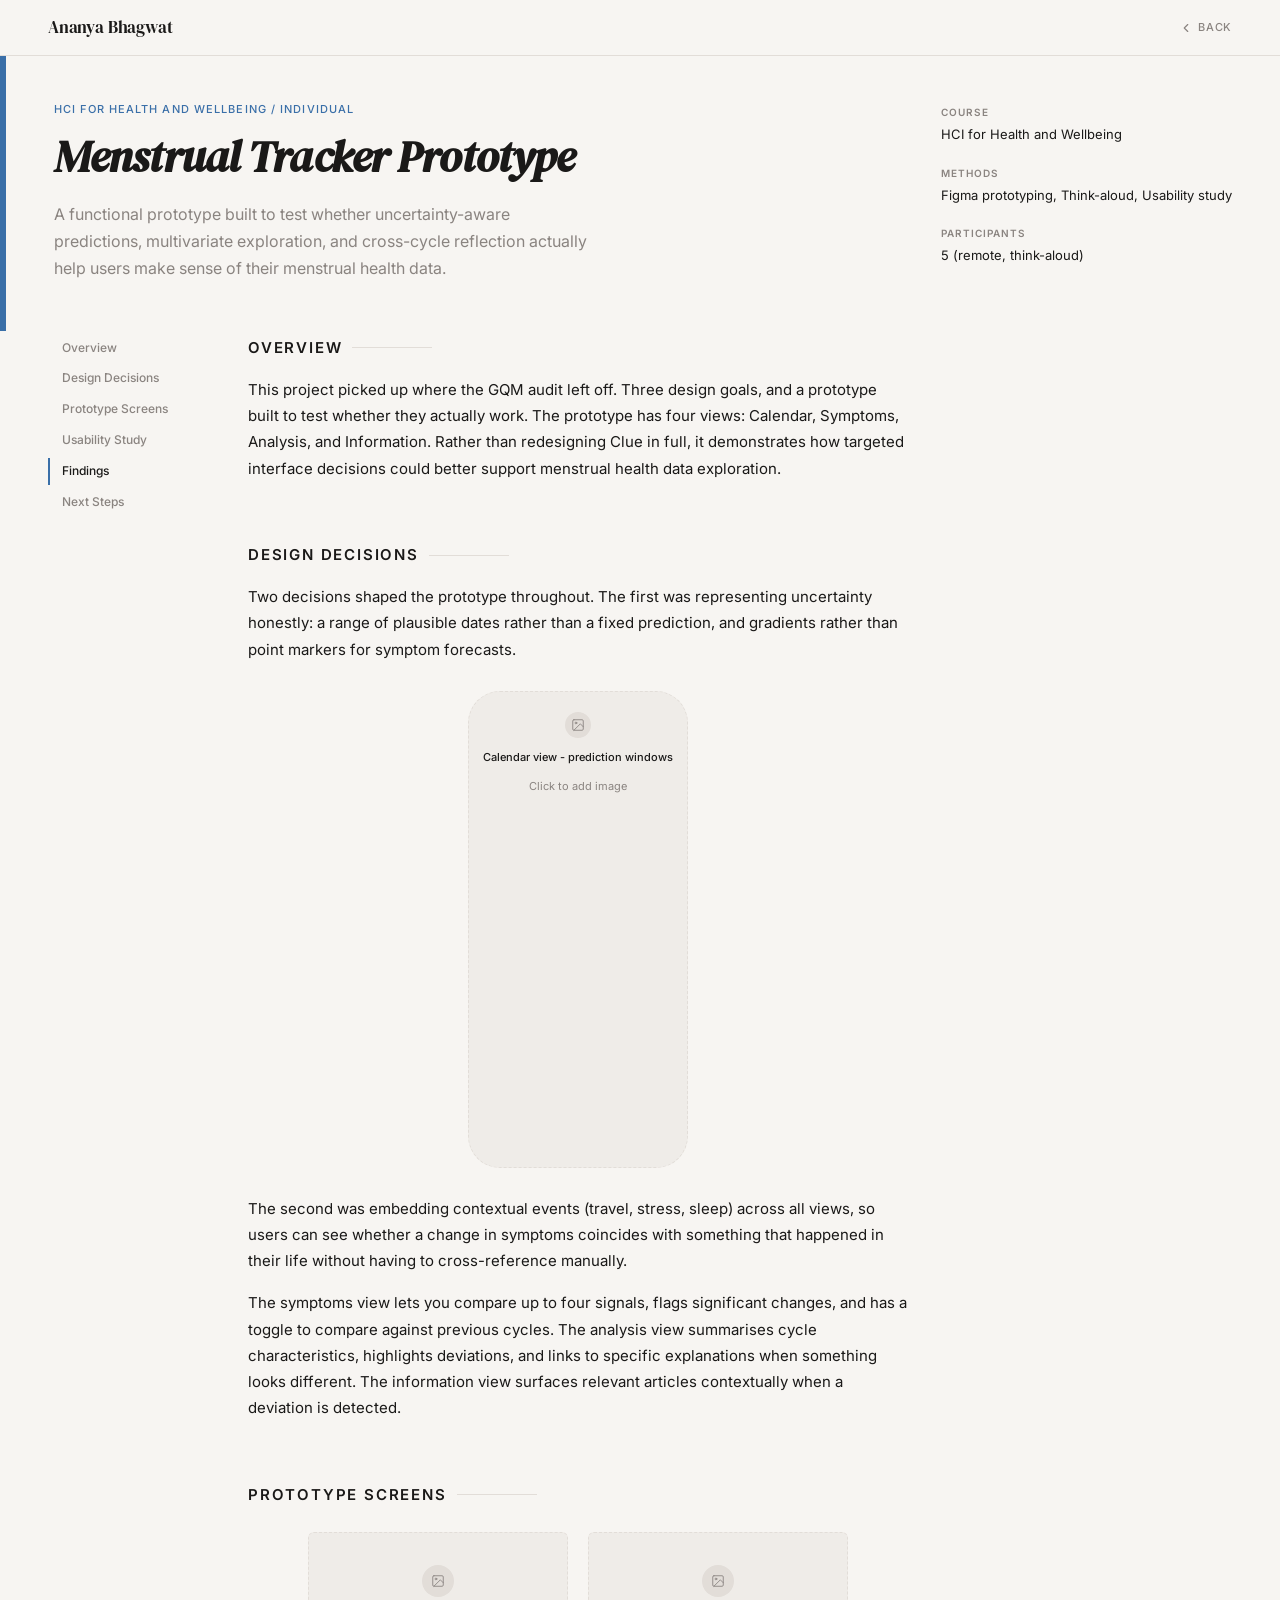
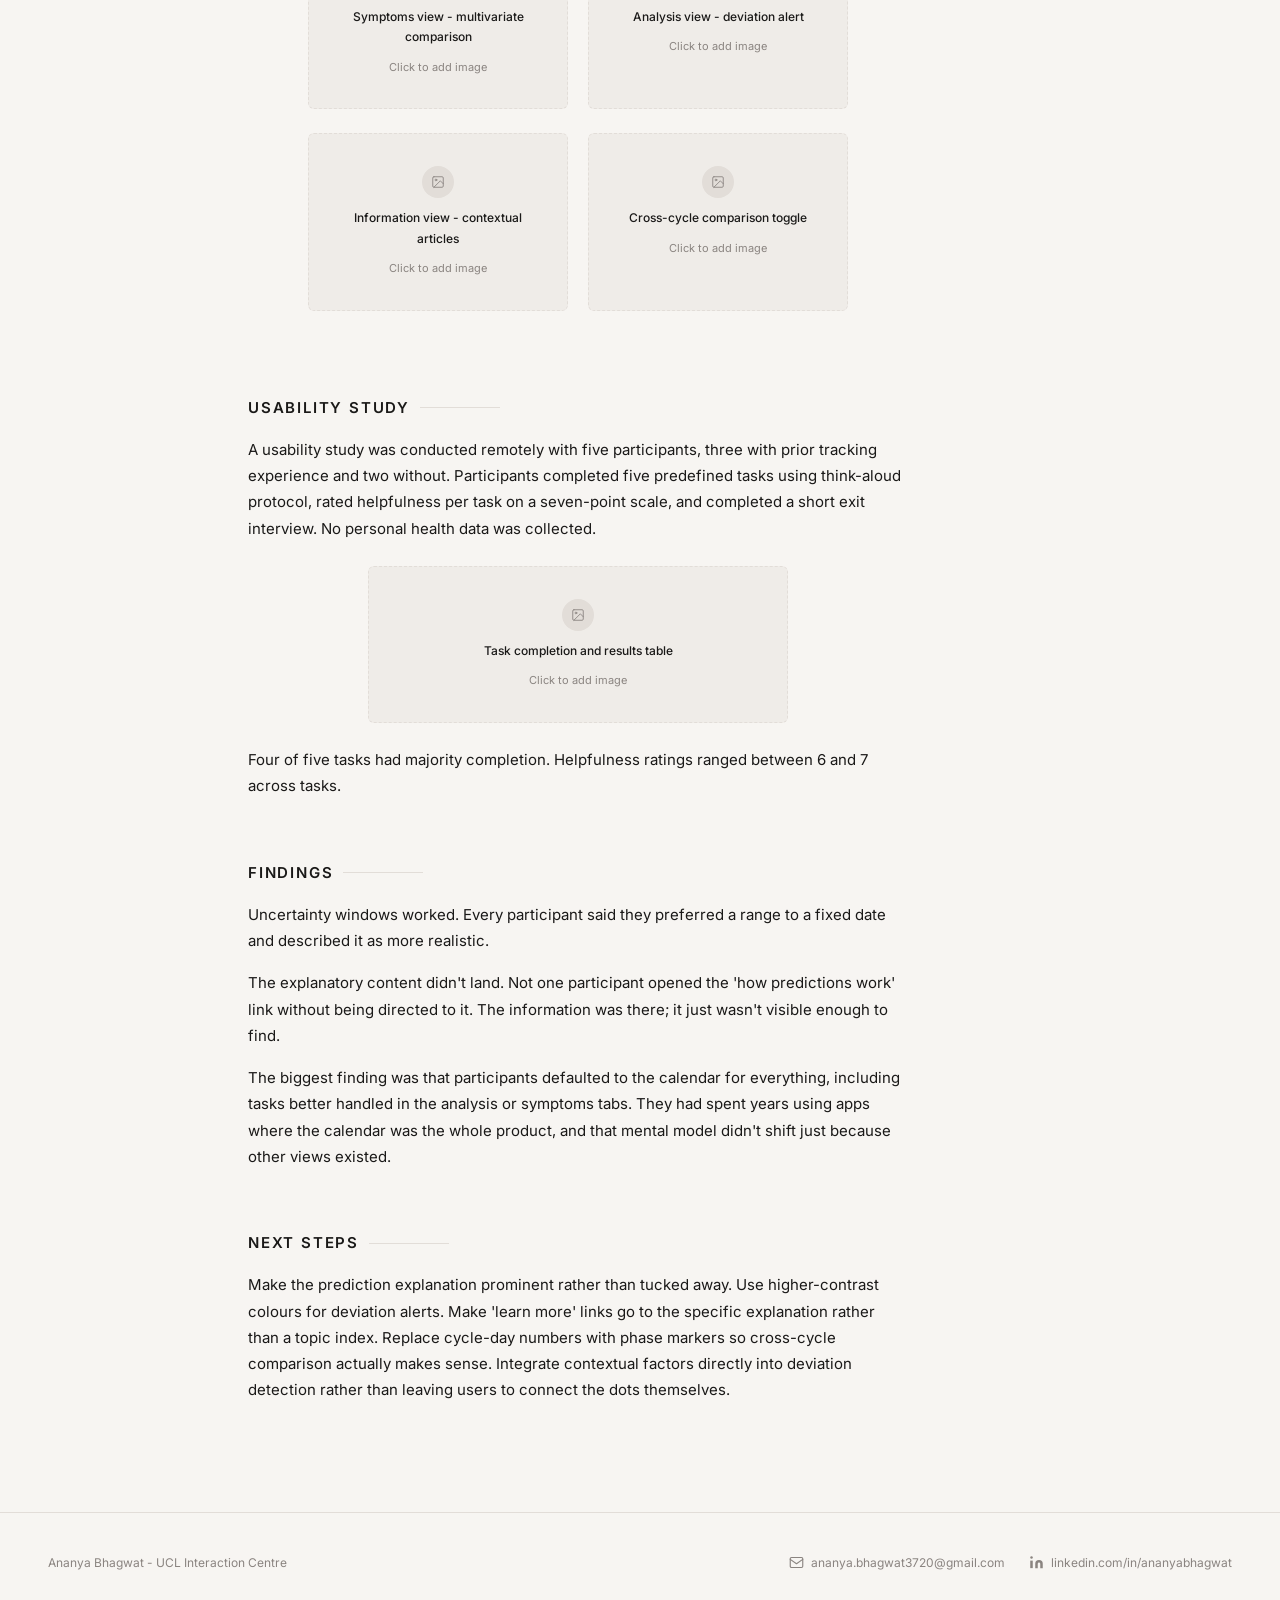
<file: prototype.html>
<!DOCTYPE html>

<html lang="en">
<head>
<meta charset="utf-8"/>
<meta content="width=device-width, initial-scale=1.0" name="viewport"/>
<title>Menstrual Tracker Prototype - Ananya Bhagwat Portfolio</title>
<link href="https://fonts.googleapis.com" rel="preconnect"/>
<link crossorigin="" href="https://fonts.gstatic.com" rel="preconnect"/>
<link href="https://fonts.googleapis.com/css2?family=DM+Serif+Display:ital@0;1&amp;family=Inter:wght@400;500;600&amp;display=swap" rel="stylesheet"/>
<link href="style.css" rel="stylesheet"/>
</head>
<body class="page-prototype" style="--accent: var(--c5)">
<nav>
<a class="nav-name" href="index.html">Ananya Bhagwat</a>
<div class="nav-right">
<a class="nav-back" href="javascript:history.back()">
<svg viewbox="0 0 24 24"><polyline points="15 18 9 12 15 6"></polyline></svg>
      Back
    </a>
</div>
</nav>
<div class="project-header">
<div class="project-header-left">
<p class="project-eyebrow">HCI for Health and Wellbeing / Individual</p>
<h1>Menstrual Tracker Prototype</h1>
<p class="lede">A functional prototype built to test whether uncertainty-aware predictions, multivariate exploration, and cross-cycle reflection actually help users make sense of their menstrual health data.</p>
</div>
<div class="project-meta">
<div class="meta-item">
<span class="meta-label">Course</span>
<span class="meta-value">HCI for Health and Wellbeing</span>
</div>
<div class="meta-item">
<span class="meta-label">Methods</span>
<span class="meta-value">Figma prototyping, Think-aloud, Usability study</span>
</div>
<div class="meta-item">
<span class="meta-label">Participants</span>
<span class="meta-value">5 (remote, think-aloud)</span>
</div>
</div>
</div>
<div class="project-body">
<aside class="project-sidebar">
<ul class="sidebar-nav">
<li><a href="#pt-overview">Overview</a></li>
<li><a href="#pt-design">Design Decisions</a></li>
<li><a href="#pt-screens">Prototype Screens</a></li>
<li><a href="#pt-study">Usability Study</a></li>
<li><a href="#pt-findings">Findings</a></li>
<li><a href="#pt-next">Next Steps</a></li>
</ul>
</aside>
<div class="project-content">
<div class="content-section" id="pt-overview">
<p class="section-label">Overview</p>
<p>This project picked up where the GQM audit left off. Three design goals, and a prototype built to test whether they actually work. The prototype has four views: Calendar, Symptoms, Analysis, and Information. Rather than redesigning Clue in full, it demonstrates how targeted interface decisions could better support menstrual health data exploration.</p>
</div>
<div class="content-section" id="pt-design">
<p class="section-label">Design Decisions</p>
<p>Two decisions shaped the prototype throughout. The first was representing uncertainty honestly: a range of plausible dates rather than a fixed prediction, and gradients rather than point markers for symptom forecasts.</p>
<div class="image-slot phone-frame" data-label="pt-calendar"><img alt="Calendar view - prediction windows" class="slot-preview" loading="lazy" onerror="this.style.display='none'" onload="this.closest('.image-slot').classList.add('has-image')" src="images-proto/pt-calendar.jpg"/>

<div class="image-slot-inner">
<div class="image-slot-icon"><svg viewbox="0 0 24 24"><rect height="18" rx="2" width="18" x="3" y="3"></rect><circle cx="8.5" cy="8.5" r="1.5"></circle><polyline points="21 15 16 10 5 21"></polyline></svg></div>
<span class="image-slot-label">Calendar view - prediction windows</span>
<span class="image-slot-hint">Click to add image</span>
</div>

<figcaption class="image-caption"></figcaption>

</div>
<p>The second was embedding contextual events (travel, stress, sleep) across all views, so users can see whether a change in symptoms coincides with something that happened in their life without having to cross-reference manually.</p>
<p>The symptoms view lets you compare up to four signals, flags significant changes, and has a toggle to compare against previous cycles. The analysis view summarises cycle characteristics, highlights deviations, and links to specific explanations when something looks different. The information view surfaces relevant articles contextually when a deviation is detected.</p>
</div>
<div class="content-section" id="pt-screens">
<p class="section-label">Prototype Screens</p>
<div class="image-row">
<div class="image-slot" data-label="pt-symptoms"><img alt="Symptoms view - multivariate comparison" class="slot-preview" loading="lazy" onerror="this.style.display='none'" onload="this.closest('.image-slot').classList.add('has-image')" src="images-proto/pt-symptoms.jpg"/>

<div class="image-slot-inner">
<div class="image-slot-icon"><svg viewbox="0 0 24 24"><rect height="18" rx="2" width="18" x="3" y="3"></rect><circle cx="8.5" cy="8.5" r="1.5"></circle><polyline points="21 15 16 10 5 21"></polyline></svg></div>
<span class="image-slot-label">Symptoms view - multivariate comparison</span>
<span class="image-slot-hint">Click to add image</span>
</div>

<figcaption class="image-caption"></figcaption>

</div>
<div class="image-slot" data-label="pt-analysis"><img alt="Analysis view - deviation alert" class="slot-preview" loading="lazy" onerror="this.style.display='none'" onload="this.closest('.image-slot').classList.add('has-image')" src="images-proto/pt-analysis.jpg"/>

<div class="image-slot-inner">
<div class="image-slot-icon"><svg viewbox="0 0 24 24"><rect height="18" rx="2" width="18" x="3" y="3"></rect><circle cx="8.5" cy="8.5" r="1.5"></circle><polyline points="21 15 16 10 5 21"></polyline></svg></div>
<span class="image-slot-label">Analysis view - deviation alert</span>
<span class="image-slot-hint">Click to add image</span>
</div>

<figcaption class="image-caption"></figcaption>

</div>
</div>
<div class="image-row">
<div class="image-slot" data-label="pt-information"><img alt="Information view - contextual articles" class="slot-preview" loading="lazy" onerror="this.style.display='none'" onload="this.closest('.image-slot').classList.add('has-image')" src="images-proto/pt-information.jpg"/>

<div class="image-slot-inner">
<div class="image-slot-icon"><svg viewbox="0 0 24 24"><rect height="18" rx="2" width="18" x="3" y="3"></rect><circle cx="8.5" cy="8.5" r="1.5"></circle><polyline points="21 15 16 10 5 21"></polyline></svg></div>
<span class="image-slot-label">Information view - contextual articles</span>
<span class="image-slot-hint">Click to add image</span>
</div>

<figcaption class="image-caption"></figcaption>

</div>
<div class="image-slot" data-label="pt-compare"><img alt="Cross-cycle comparison toggle" class="slot-preview" loading="lazy" onerror="this.style.display='none'" onload="this.closest('.image-slot').classList.add('has-image')" src="images-proto/pt-compare.jpg"/>

<div class="image-slot-inner">
<div class="image-slot-icon"><svg viewbox="0 0 24 24"><rect height="18" rx="2" width="18" x="3" y="3"></rect><circle cx="8.5" cy="8.5" r="1.5"></circle><polyline points="21 15 16 10 5 21"></polyline></svg></div>
<span class="image-slot-label">Cross-cycle comparison toggle</span>
<span class="image-slot-hint">Click to add image</span>
</div>

<figcaption class="image-caption"></figcaption>

</div>
</div>
</div>
<div class="content-section" id="pt-study">
<p class="section-label">Usability Study</p>
<p>A usability study was conducted remotely with five participants, three with prior tracking experience and two without. Participants completed five predefined tasks using think-aloud protocol, rated helpfulness per task on a seven-point scale, and completed a short exit interview. No personal health data was collected.</p>
<div class="image-slot contained" data-label="pt-results"><img alt="Task completion and results table" class="slot-preview" loading="lazy" onerror="this.style.display='none'" onload="this.closest('.image-slot').classList.add('has-image')" src="images-proto/pt-results.jpg"/>

<div class="image-slot-inner">
<div class="image-slot-icon"><svg viewbox="0 0 24 24"><rect height="18" rx="2" width="18" x="3" y="3"></rect><circle cx="8.5" cy="8.5" r="1.5"></circle><polyline points="21 15 16 10 5 21"></polyline></svg></div>
<span class="image-slot-label">Task completion and results table</span>
<span class="image-slot-hint">Click to add image</span>
</div>

<figcaption class="image-caption"></figcaption>

</div>
<p>Four of five tasks had majority completion. Helpfulness ratings ranged between 6 and 7 across tasks.</p>
</div>
<div class="content-section" id="pt-findings">
<p class="section-label">Findings</p>
<p>Uncertainty windows worked. Every participant said they preferred a range to a fixed date and described it as more realistic.</p>
<p>The explanatory content didn't land. Not one participant opened the 'how predictions work' link without being directed to it. The information was there; it just wasn't visible enough to find.</p>
<p>The biggest finding was that participants defaulted to the calendar for everything, including tasks better handled in the analysis or symptoms tabs. They had spent years using apps where the calendar was the whole product, and that mental model didn't shift just because other views existed.</p>
</div>
<div class="content-section" id="pt-next">
<p class="section-label">Next Steps</p>
<p>Make the prediction explanation prominent rather than tucked away. Use higher-contrast colours for deviation alerts. Make 'learn more' links go to the specific explanation rather than a topic index. Replace cycle-day numbers with phase markers so cross-cycle comparison actually makes sense. Integrate contextual factors directly into deviation detection rather than leaving users to connect the dots themselves.</p>
</div>
</div>
</div>
<footer>
<div class="footer-left">
<p>Ananya Bhagwat - UCL Interaction Centre</p>
</div>
<div class="footer-links">
<a href="mailto:ananya.bhagwat3720@gmail.com">
<svg fill="none" stroke="currentColor" stroke-linecap="round" stroke-linejoin="round" stroke-width="1.8" viewbox="0 0 24 24"><rect height="16" rx="2" width="20" x="2" y="4"></rect><path d="m2 7 10 7 10-7"></path></svg>
      ananya.bhagwat3720@gmail.com
    </a>
<a href="https://www.linkedin.com/in/ananyabhagwat" rel="noopener" target="_blank">
<svg fill="currentColor" stroke="none" viewbox="0 0 24 24"><path d="M16 8a6 6 0 0 1 6 6v7h-4v-7a2 2 0 0 0-2-2 2 2 0 0 0-2 2v7h-4v-7a6 6 0 0 1 6-6z"></path><rect height="12" width="4" x="2" y="9"></rect><circle cx="4" cy="4" r="2"></circle></svg>
      linkedin.com/in/ananyabhagwat
    </a>
</div>
</footer>
<script src="script.js"></script>
</body>
</html>
</file>
<file: style.css>
*, *::before, *::after { box-sizing: border-box; margin: 0; padding: 0; }

:root {
  --bg:      #F7F5F2;
  --ink:     #1A1918;
  --muted:   #8A8480;
  --rule:    #E2DDD8;
  --surface: #EFECE8;

  --c1: #2E8B75;
  --c2: #7B70A8;
  --c3: #6B9E3A;
  --c4: #C04A5E;
  --c5: #3A6FA8;
  --c6: #B07840;

  --font-display: 'DM Serif Display', Georgia, serif;
  --font-body:    'Inter', system-ui, sans-serif;
}

html { scroll-behavior: smooth; }

body {
  background: var(--bg);
  color: var(--ink);
  font-family: var(--font-body);
  font-size: 15px;
  line-height: 1.7;
  -webkit-font-smoothing: antialiased;
}

/* ── NAV ── */
nav {
  position: fixed;
  top: 0; left: 0; right: 0;
  z-index: 100;
  display: flex;
  align-items: center;
  justify-content: space-between;
  padding: 0 48px;
  height: 56px;
  background: var(--bg);
  border-bottom: 1px solid var(--rule);
}

.nav-name {
  font-family: var(--font-display);
  font-size: 17px;
  letter-spacing: -0.01em;
  text-decoration: none;
  color: var(--ink);
  flex-shrink: 0;
}

.nav-right {
  display: flex;
  align-items: center;
  gap: 24px;
}

.nav-links {
  display: flex;
  gap: 24px;
  list-style: none;
}

.nav-links a {
  font-size: 11px;
  font-weight: 500;
  letter-spacing: 0.08em;
  text-transform: uppercase;
  text-decoration: none;
  color: var(--muted);
  transition: color 0.15s;
  white-space: nowrap;
}
.nav-links a:hover { color: var(--ink); }

.nav-back {
  font-size: 11px;
  font-weight: 500;
  letter-spacing: 0.06em;
  text-transform: uppercase;
  text-decoration: none;
  color: var(--muted);
  display: flex;
  align-items: center;
  gap: 5px;
  transition: color 0.15s;
  white-space: nowrap;
}
.nav-back:hover { color: var(--ink); }
.nav-back svg {
  width: 14px; height: 14px;
  stroke: currentColor; fill: none;
  stroke-width: 2;
  stroke-linecap: round; stroke-linejoin: round;
}

/* ── HERO ── */
.hero-wrap {
  position: relative;
  overflow: hidden;
}

#hero-canvas {
  position: absolute;
  top: 0; left: 0;
  width: 100%;
  height: 100%;
  pointer-events: none;
  z-index: 0;
  display: block;
}

.hero {
  position: relative;
  z-index: 1;
  padding: 140px 48px 72px;
  max-width: 720px;
}

.hero-eyebrow {
  font-size: 11px;
  font-weight: 500;
  letter-spacing: 0.1em;
  text-transform: uppercase;
  color: var(--muted);
  margin-bottom: 20px;
}

.hero h1 {
  font-family: var(--font-display);
  font-style: italic;
  font-weight: 400;
  font-size: clamp(36px, 5vw, 56px);
  line-height: 1.1;
  letter-spacing: -0.02em;
  margin-bottom: 24px;
}

.hero p.hero-sub {
  font-size: 16px;
  color: var(--muted);
  max-width: 520px;
  line-height: 1.65;
  margin-bottom: 28px;
}

.hero-socials {
  display: flex;
  flex-wrap: wrap;
  gap: 20px;
}

.hero-socials a {
  font-size: 12px;
  font-weight: 500;
  letter-spacing: 0.04em;
  color: var(--muted);
  text-decoration: none;
  border-bottom: 1px solid var(--rule);
  padding-bottom: 2px;
  transition: color 0.15s, border-color 0.15s;
}

.hero-socials a:hover { color: var(--ink); border-color: var(--ink); }

/* ── CARDS ── */
.cards {
  position: relative;
  z-index: 1;
  padding: 0 48px 80px;
  display: grid;
  grid-template-columns: repeat(3, 1fr);
  gap: 16px;
}

.card {
  display: flex;
  flex-direction: column;
  text-decoration: none;
  color: inherit;
  border: 1px solid var(--rule);
  border-radius: 8px;
  overflow: hidden;
  background: var(--bg);
  transition: border-color 0.2s, transform 0.18s, box-shadow 0.18s;
}

.card:hover {
  border-color: var(--card-accent);
  transform: translateY(-3px);
  box-shadow: 0 8px 24px rgba(0,0,0,0.07);
}

.card::before {
  content: '';
  display: block;
  height: 4px;
  background: var(--card-accent);
  flex-shrink: 0;
}

.card-image-slot {
  width: 100%;
  aspect-ratio: 16 / 9;
  background: var(--surface);
  overflow: hidden;
  flex-shrink: 0;
  position: relative;
  border-bottom: 1px solid var(--rule);
}

.card-img-preview {
  display: block;
  width: 100%; height: 100%;
  object-fit: cover;
}

.card-body {
  padding: 20px 22px 24px;
  display: flex;
  flex-direction: column;
  gap: 6px;
  flex: 1;
}

.card-tag {
  font-size: 10px;
  font-weight: 600;
  letter-spacing: 0.1em;
  text-transform: uppercase;
}

.card h3 {
  font-family: var(--font-display);
  font-style: italic;
  font-size: 21px;
  line-height: 1.2;
  letter-spacing: -0.01em;
  color: var(--ink);
  margin-top: 2px;
}

.card p {
  font-size: 13px;
  line-height: 1.65;
  color: var(--muted);
  flex: 1;
  margin-top: 2px;
}

.card-link {
  display: inline-block;
  font-size: 12px;
  font-weight: 600;
  color: var(--card-accent);
  margin-top: 14px;
  transition: letter-spacing 0.15s;
}

.card:hover .card-link { letter-spacing: 0.02em; }

/* ── CTA BANNER ── */
.cta-banner {
  position: relative;
  z-index: 1;
  margin: 0 48px 88px;
  padding: 64px 48px;
  border-radius: 14px;
  background: var(--ink);
  color: var(--bg);
  text-align: center;
}

.cta-banner h2 {
  font-family: var(--font-display);
  font-style: italic;
  font-weight: 400;
  font-size: clamp(26px, 3.4vw, 36px);
  margin-bottom: 14px;
}

.cta-banner p {
  font-size: 15px;
  color: rgba(247,245,242,0.7);
  max-width: 420px;
  margin: 0 auto 28px;
  line-height: 1.6;
}

.cta-button {
  display: inline-block;
  background: var(--bg);
  color: var(--ink);
  text-decoration: none;
  font-size: 13px;
  font-weight: 600;
  letter-spacing: 0.02em;
  padding: 13px 28px;
  border-radius: 30px;
  transition: transform 0.15s, box-shadow 0.15s;
}

.cta-button:hover {
  transform: translateY(-2px);
  box-shadow: 0 8px 20px rgba(0,0,0,0.25);
}

/* ── DISSERTATION ── */
.dissertation {
  padding: 64px 48px 80px;
  border-top: 1px solid var(--rule);
  display: grid;
  grid-template-columns: 260px 1fr;
  gap: 0 64px;
}

.dissertation-eyebrow {
  font-size: 10px;
  font-weight: 600;
  letter-spacing: 0.12em;
  text-transform: uppercase;
  color: var(--c6);
  margin-bottom: 10px;
}

.dissertation-label h2 {
  font-family: var(--font-display);
  font-style: italic;
  font-size: 20px;
  line-height: 1.25;
  letter-spacing: -0.01em;
  color: var(--ink);
  margin-bottom: 16px;
}

.status-pill {
  display: inline-flex;
  align-items: center;
  gap: 6px;
  font-size: 10px;
  font-weight: 600;
  letter-spacing: 0.08em;
  text-transform: uppercase;
  color: var(--c6);
  background: #FDF4E8;
  border: 1px solid #E8D5B0;
  border-radius: 20px;
  padding: 4px 10px;
}

.status-pill::before {
  content: '';
  width: 6px; height: 6px;
  border-radius: 50%;
  background: var(--c6);
  animation: pulse 2s infinite;
}

@keyframes pulse {
  0%, 100% { opacity: 1; }
  50% { opacity: 0.4; }
}

.dissertation-content p {
  font-size: 15px;
  line-height: 1.75;
  color: var(--ink);
  margin-bottom: 16px;
}

.dissertation-content p:last-child { margin-bottom: 0; }

.dissertation-tags {
  display: flex;
  flex-wrap: wrap;
  gap: 8px;
  margin-top: 24px;
}

.dissertation-tags span {
  font-size: 11px;
  font-weight: 500;
  color: var(--muted);
  background: var(--surface);
  border-radius: 4px;
  padding: 4px 10px;
}

/* ── PROJECT PAGE HEADER ── */
.project-header {
  padding: 100px 48px 48px;
  border-left: 6px solid var(--accent);
  display: flex;
  align-items: flex-start;
  gap: 48px;
}

.project-header-left { flex: 1; min-width: 0; }

.project-eyebrow {
  font-size: 11px;
  font-weight: 500;
  letter-spacing: 0.1em;
  text-transform: uppercase;
  color: var(--accent);
  margin-bottom: 14px;
}

.project-header h1 {
  font-family: var(--font-display);
  font-style: italic;
  font-size: clamp(26px, 4vw, 44px);
  line-height: 1.1;
  letter-spacing: -0.02em;
  margin-bottom: 20px;
}

.project-header .lede {
  font-size: 16px;
  color: var(--muted);
  max-width: 540px;
  line-height: 1.7;
}

.project-meta {
  display: flex;
  flex-direction: column;
  gap: 20px;
  padding-top: 4px;
  min-width: 180px;
  flex-shrink: 0;
}

.meta-item { display: flex; flex-direction: column; gap: 4px; }

.meta-label {
  font-size: 10px;
  font-weight: 600;
  letter-spacing: 0.1em;
  text-transform: uppercase;
  color: var(--muted);
}

.meta-value {
  font-size: 13px;
  color: var(--ink);
  line-height: 1.5;
}

/* ── PROJECT BODY ── */
.project-body {
  display: grid;
  grid-template-columns: 200px 1fr;
  gap: 0;
  padding: 0 48px 100px;
}

.project-sidebar { padding-top: 4px; padding-right: 40px; }

.sidebar-nav {
  position: sticky;
  top: 76px;
  display: flex;
  flex-direction: column;
  gap: 4px;
  list-style: none;
}

.sidebar-nav a {
  font-size: 12px;
  font-weight: 500;
  color: var(--muted);
  text-decoration: none;
  padding: 5px 0 5px 12px;
  border-left: 2px solid transparent;
  transition: color 0.15s, border-color 0.15s;
  display: block;
  line-height: 1.4;
}

.sidebar-nav a:hover,
.sidebar-nav a.active {
  color: var(--ink);
  border-left-color: var(--accent);
}

/* ── CONTENT ── */
.project-content {
  padding-top: 4px;
  max-width: 660px;
  min-width: 0;
}

.content-section {
  padding-top: 52px;
  padding-bottom: 8px;
}

.content-section:first-child { padding-top: 0; }

.section-label {
  font-size: 10px;
  font-weight: 600;
  letter-spacing: 0.12em;
  text-transform: uppercase;
  color: var(--accent);
  margin-bottom: 18px;
  display: flex;
  align-items: center;
  gap: 10px;
}

.section-label::after {
  content: '';
  flex: 1;
  height: 1px;
  background: var(--rule);
  max-width: 80px;
}

.content-section p {
  font-size: 15px;
  line-height: 1.75;
  color: var(--ink);
  margin-bottom: 16px;
}

.content-section p:last-child { margin-bottom: 0; }

/* ── IMAGE SLOTS ── */

/* Standard inline slot - sits between paragraphs */
.image-slot {
  width: 100%;
  border-radius: 6px;
  margin: 24px 0;
  position: relative;
  overflow: hidden;
  background: var(--surface);
  border: 1.5px dashed var(--rule);
}

.image-slot.has-image {
  border: none;
  background: none;
}

.image-slot-inner {
  display: flex;
  flex-direction: column;
  align-items: center;
  justify-content: center;
  gap: 10px;
  padding: 32px 24px;
  text-align: center;
  pointer-events: none;
}

.image-slot.has-image .image-slot-inner { display: none; }

.image-slot-icon {
  width: 32px; height: 32px;
  border-radius: 50%;
  background: var(--rule);
  display: flex;
  align-items: center;
  justify-content: center;
}

.image-slot-icon svg {
  width: 14px; height: 14px;
  stroke: var(--muted); fill: none;
  stroke-width: 1.5;
  stroke-linecap: round; stroke-linejoin: round;
}

.image-slot-label { font-size: 12px; font-weight: 500; color: var(--ink); }
.image-slot-hint { font-size: 11px; color: var(--muted); }

.image-slot img.slot-preview {
  display: none;
  width: 100%; height: auto;
  border-radius: 4px;
  pointer-events: none;
}

.image-slot.has-image img.slot-preview { display: block; }

/* Caption - shows after image is added */
.image-caption {
  display: none;
  width: 100%;
  padding: 8px 12px;
  font-size: 12px;
  font-family: var(--font-body);
  color: var(--muted);
  border-top: 1px solid var(--rule);
  line-height: 1.5;
}

.image-slot.has-image .image-caption:not(:empty) { display: block; }

.image-slot-remove { display: none; }

/* Wide slot - breaks out of column slightly for emphasis */
.image-slot.wide {
  margin-left: -32px;
  width: calc(100% + 32px);
}

/* Two images side by side */
.image-row {
  display: grid;
  grid-template-columns: 1fr 1fr;
  gap: 12px;
  margin: 24px 0;
}

.image-row .image-slot { margin: 0; }

/* Three images */
.image-trio {
  display: grid;
  grid-template-columns: 1fr 1fr 1fr;
  gap: 10px;
  margin: 24px 0;
}

.image-trio .image-slot { margin: 0; }

/* ── FOOTER ── */
footer {
  padding: 40px 48px;
  border-top: 1px solid var(--rule);
  display: flex;
  align-items: center;
  justify-content: space-between;
  flex-wrap: wrap;
  gap: 16px;
}

.footer-left p {
  font-size: 12px;
  color: var(--muted);
  line-height: 1.6;
}

.footer-links {
  display: flex;
  align-items: center;
  gap: 24px;
  flex-wrap: wrap;
}

.footer-links a {
  display: flex;
  align-items: center;
  gap: 7px;
  font-size: 12px;
  color: var(--muted);
  text-decoration: none;
  transition: color 0.15s;
}

.footer-links a:hover { color: var(--ink); }

.footer-links svg {
  width: 15px; height: 15px;
  flex-shrink: 0;
}

/* ── PROTOTYPE PAGE — smaller, contained images ── */
/* Scoped to this page only, doesn't affect other project pages */

.page-prototype .image-slot.contained {
  max-width: 420px;
  margin: 24px auto;
}

.page-prototype .image-slot.phone-frame {
  width: 220px;
  max-width: 100%;
  aspect-ratio: 9 / 19.5;
  margin: 28px auto;
  border-radius: 32px;
}

.page-prototype .image-slot.phone-frame .image-slot-inner {
  padding: 20px 14px;
}

.page-prototype .image-slot.phone-frame .image-slot-icon {
  width: 26px; height: 26px;
}

.page-prototype .image-slot.phone-frame .image-slot-label {
  font-size: 11px;
}

.page-prototype .image-slot.phone-frame img.slot-preview {
  position: absolute;
  inset: 0;
  width: 100%;
  height: 100%;
  object-fit: cover;
  border-radius: 0;
}

.page-prototype .image-row {
  grid-template-columns: repeat(2, minmax(0, 260px));
  justify-content: center;
  gap: 20px;
}

/* ── RESPONSIVE ── */
@media (max-width: 960px) {
  .nav-links { gap: 16px; }
  .nav-links a { font-size: 10px; }
  .cards { grid-template-columns: repeat(2, 1fr); }
}

@media (max-width: 768px) {
  nav {
    padding: 0 20px;
    height: 52px;
  }

  .nav-links { display: none; }

  .hero { padding: 100px 20px 56px; }

  .cards {
    grid-template-columns: 1fr 1fr;
    padding: 0 20px 56px;
    gap: 12px;
  }


  .cta-banner {
    margin: 0 20px 64px;
    padding: 48px 24px;
  }

  .dissertation {
    grid-template-columns: 1fr;
    padding: 48px 20px 64px;
    gap: 28px;
  }

  .project-header {
    padding: 80px 20px 36px;
    flex-direction: column;
    gap: 28px;
    border-left: 4px solid var(--accent);
  }

  .project-meta {
    flex-direction: row;
    flex-wrap: wrap;
    gap: 20px 32px;
    min-width: 0;
  }

  .project-body {
    grid-template-columns: 1fr;
    padding: 0 20px 64px;
  }

  .project-sidebar { display: none; }

  .content-section { padding-top: 40px; }

  .image-row { grid-template-columns: 1fr; gap: 10px; }
  .image-trio { grid-template-columns: 1fr; gap: 10px; }
  .image-slot.wide { margin-left: 0; width: 100%; }

  .page-prototype .image-row {
    grid-template-columns: 1fr;
    justify-content: stretch;
  }
  .page-prototype .image-slot.contained { max-width: 100%; }

  footer {
    padding: 32px 20px;
    flex-direction: column;
    align-items: flex-start;
    gap: 20px;
  }

  .footer-links { flex-direction: column; align-items: flex-start; gap: 14px; }
}

@media (max-width: 480px) {
  .cards { grid-template-columns: 1fr; }
  .card h3 { font-size: 18px; }
}

@media (prefers-reduced-motion: reduce) {
  * { transition: none !important; animation: none !important; }
}
</file>
